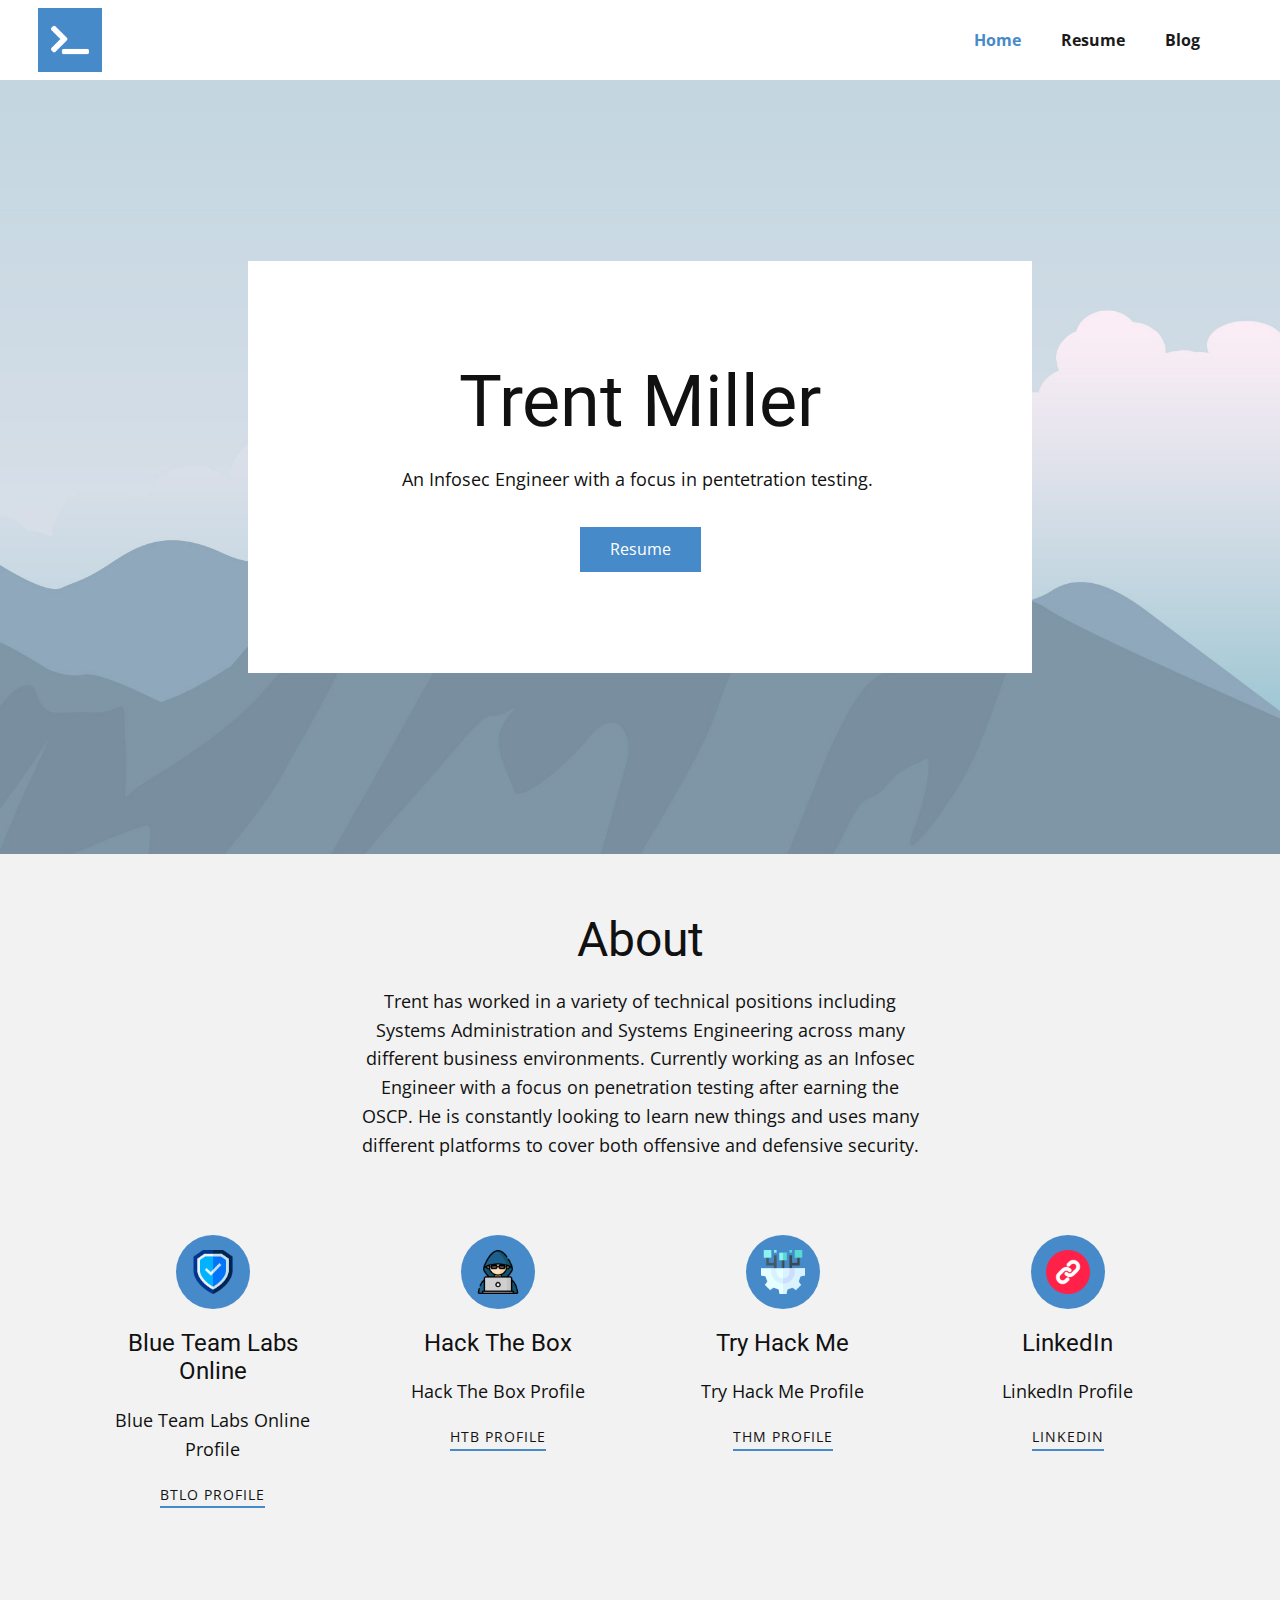
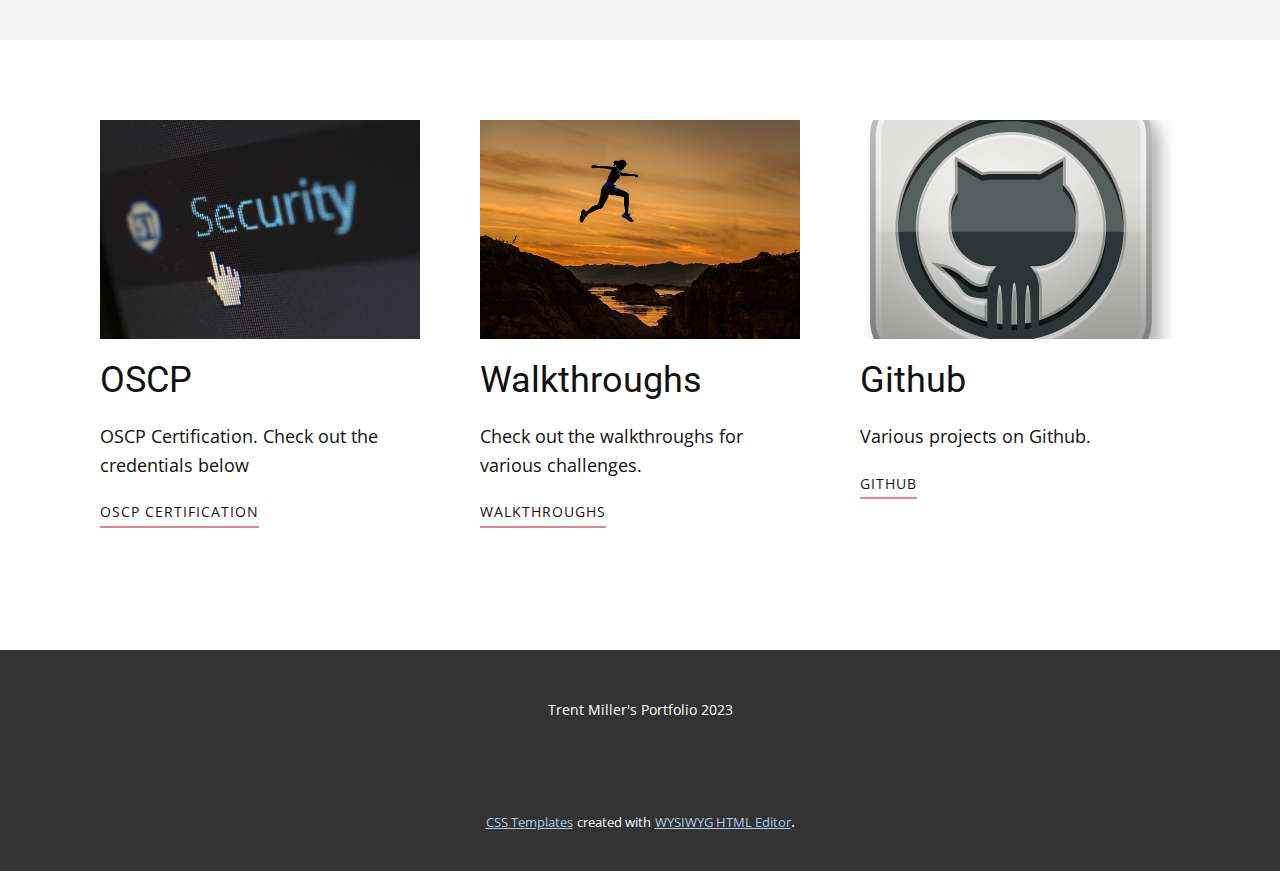
<file: index.html>
<!DOCTYPE html>
<html style="font-size: 16px;" lang="en"><head>
    <meta name="viewport" content="width=device-width, initial-scale=1.0">
    <meta charset="utf-8">
    <meta name="keywords" content="What We Do, Portfolio">
    <meta name="description" content="">
    <title>Home</title>
    <link rel="stylesheet" href="nicepage.css" media="screen">
<link rel="stylesheet" href="Home.css" media="screen">
    <script class="u-script" type="text/javascript" src="jquery.js" defer=""></script>
    <script class="u-script" type="text/javascript" src="nicepage.js" defer=""></script>
    <meta name="generator" content="Nicepage 6.2.0, nicepage.com">
    <link id="u-theme-google-font" rel="stylesheet" href="https://fonts.googleapis.com/css?family=Roboto:100,100i,300,300i,400,400i,500,500i,700,700i,900,900i|Open+Sans:300,300i,400,400i,500,500i,600,600i,700,700i,800,800i">
    
    
    
    
    
    <script type="application/ld+json">{
		"@context": "http://schema.org",
		"@type": "Organization",
		"name": ""
}</script>
    <meta name="theme-color" content="#478ac9">
    <meta property="og:title" content="Home">
    <meta property="og:type" content="website">
  <meta data-intl-tel-input-cdn-path="intlTelInput/"></head>
  <body data-home-page="Home.html" data-home-page-title="Home" data-path-to-root="./" data-include-products="false" class="u-body u-xl-mode" data-lang="en"><header class="u-clearfix u-header u-header" id="sec-6e99"><div class="u-clearfix u-sheet u-sheet-1">
        <nav class="u-menu u-menu-one-level u-offcanvas u-menu-1">
          <div class="menu-collapse" style="font-size: 1rem; letter-spacing: 0px; font-weight: 700;">
            <a class="u-button-style u-custom-border u-custom-border-color u-custom-borders u-custom-left-right-menu-spacing u-custom-padding-bottom u-custom-text-color u-custom-top-bottom-menu-spacing u-nav-link u-text-active-palette-1-base u-text-hover-palette-2-base" href="#">
              <svg class="u-svg-link" viewBox="0 0 24 24"><use xmlns:xlink="http://www.w3.org/1999/xlink" xlink:href="#menu-hamburger"></use></svg>
              <svg class="u-svg-content" version="1.1" id="menu-hamburger" viewBox="0 0 16 16" x="0px" y="0px" xmlns:xlink="http://www.w3.org/1999/xlink" xmlns="http://www.w3.org/2000/svg"><g><rect y="1" width="16" height="2"></rect><rect y="7" width="16" height="2"></rect><rect y="13" width="16" height="2"></rect>
</g></svg>
            </a>
          </div>
          <div class="u-custom-menu u-nav-container">
            <ul class="u-nav u-spacing-20 u-unstyled u-nav-1"><li class="u-nav-item"><a class="u-button-style u-nav-link u-text-active-palette-1-base u-text-grey-90 u-text-hover-palette-2-base" href="Home.html" style="padding: 10px;">Home</a>
</li><li class="u-nav-item"><a class="u-button-style u-file-link u-nav-link u-text-active-palette-1-base u-text-grey-90 u-text-hover-palette-2-base" href="files/Resume.pdf" target="_blank" style="padding: 10px;">Resume</a>
</li><li class="u-nav-item"><a class="u-button-style u-nav-link u-text-active-palette-1-base u-text-grey-90 u-text-hover-palette-2-base" href="blog/blog.html" style="padding: 10px;">Blog</a>
</li></ul>
          </div>
          <div class="u-custom-menu u-nav-container-collapse">
            <div class="u-black u-container-style u-inner-container-layout u-opacity u-opacity-95 u-sidenav">
              <div class="u-inner-container-layout u-sidenav-overflow">
                <div class="u-menu-close"></div>
                <ul class="u-align-center u-nav u-popupmenu-items u-unstyled u-nav-2"><li class="u-nav-item"><a class="u-button-style u-nav-link" href="Home.html">Home</a>
</li><li class="u-nav-item"><a class="u-button-style u-file-link u-nav-link" href="files/Resume.pdf" target="_blank">Resume</a>
</li><li class="u-nav-item"><a class="u-button-style u-nav-link" href="blog/blog.html">Blog</a>
</li></ul>
              </div>
            </div>
            <div class="u-black u-menu-overlay u-opacity u-opacity-70"></div>
          </div>
        </nav><span class="u-file-icon u-icon u-icon-rounded u-palette-1-base u-text-white u-icon-1" data-href="Home.html"><img src="images/37759-b6118a75.png" alt=""></span>
      </div></header>
    <section class="u-clearfix u-container-align-center u-image u-section-1" id="carousel_4164" data-image-width="2000" data-image-height="1333">
      <div class="u-clearfix u-sheet u-valign-middle-lg u-valign-middle-md u-valign-middle-xl u-sheet-1">
        <div class="u-align-left u-container-align-center u-container-style u-expanded-width-sm u-expanded-width-xs u-group u-white u-group-1">
          <div class="u-container-layout u-valign-middle u-container-layout-1">
            <h1 class="u-align-center u-text u-text-1">Trent Miller</h1>
            <p class="u-align-center u-text u-text-2">An Infosec Engineer with a focus in pentetration testing.&nbsp;<br>
            </p>
            <a href="files/Resume.pdf" class="u-btn u-button-style u-file-link u-btn-1" target="_blank">Resume</a>
          </div>
        </div>
      </div>
    </section>
    <section class="u-align-center u-clearfix u-container-align-center u-grey-5 u-section-2" id="sec-5331">
      <div class="u-clearfix u-sheet u-sheet-1">
        <h2 class="u-align-center u-text u-text-default u-text-1">About</h2>
        <p class="u-align-center u-text u-text-2">Trent has worked in a variety of technical positions including Systems Administration and Systems Engineering across many different business environments. Currently working as an Infosec Engineer with a focus on penetration testing after earning the OSCP. He is constantly looking to learn new things and uses many different platforms to cover both offensive and defensive security.</p>
        <div class="u-expanded-width u-list u-list-1">
          <div class="u-repeater u-repeater-1">
            <div class="u-container-align-center u-container-style u-list-item u-repeater-item">
              <div class="u-container-layout u-similar-container u-valign-top u-container-layout-1"><span class="u-align-center u-file-icon u-icon u-icon-circle u-palette-1-base u-icon-1"><img src="images/2592317.png" alt=""></span>
                <h4 class="u-align-center u-text u-text-3">Blue Team Labs Online</h4>
                <p class="u-align-center u-text u-text-4">Blue Team Labs Online Profile</p>
                <a href="https://blueteamlabs.online/public/user/azuread" class="u-active-none u-align-center u-border-2 u-border-active-black u-border-hover-black u-border-no-left u-border-no-right u-border-no-top u-border-palette-1-base u-bottom-left-radius-0 u-bottom-right-radius-0 u-btn u-button-style u-hover-none u-none u-radius-0 u-text-body-color u-top-left-radius-0 u-top-right-radius-0 u-btn-1" target="_blank">BTLO Profile</a>
              </div>
            </div>
            <div class="u-container-align-center u-container-style u-list-item u-repeater-item">
              <div class="u-container-layout u-similar-container u-valign-top u-container-layout-2"><span class="u-align-center u-file-icon u-icon u-icon-circle u-palette-1-base u-icon-2"><img src="images/924915.png" alt=""></span>
                <h4 class="u-align-center u-text u-text-5">Hack The Box</h4>
                <p class="u-align-center u-text u-text-6">Hack The Box Profile</p>
                <a href="https://app.hackthebox.com/profile/56933" class="u-active-none u-align-center u-border-2 u-border-active-black u-border-hover-black u-border-no-left u-border-no-right u-border-no-top u-border-palette-1-base u-bottom-left-radius-0 u-bottom-right-radius-0 u-btn u-button-style u-hover-none u-none u-radius-0 u-text-body-color u-top-left-radius-0 u-top-right-radius-0 u-btn-2" target="_blank">HTB Profile</a>
              </div>
            </div>
            <div class="u-container-align-center u-container-style u-list-item u-repeater-item">
              <div class="u-container-layout u-similar-container u-valign-top u-container-layout-3"><span class="u-align-center u-file-icon u-icon u-icon-circle u-palette-1-base u-icon-3"><img src="images/1972077.png" alt=""></span>
                <h4 class="u-align-center u-text u-text-7">Try Hack Me</h4>
                <p class="u-align-center u-text u-text-8">Try Hack Me Profile</p>
                <a href="https://tryhackme.com/p/azuread" class="u-active-none u-align-center u-border-2 u-border-active-black u-border-hover-black u-border-no-left u-border-no-right u-border-no-top u-border-palette-1-base u-bottom-left-radius-0 u-bottom-right-radius-0 u-btn u-button-style u-hover-none u-none u-radius-0 u-text-body-color u-top-left-radius-0 u-top-right-radius-0 u-btn-3" target="_blank">THM Profile</a>
              </div>
            </div>
            <div class="u-container-align-center u-container-style u-list-item u-repeater-item">
              <div class="u-container-layout u-similar-container u-valign-top u-container-layout-4"><span class="u-align-center u-file-icon u-icon u-icon-circle u-palette-1-base u-icon-4"><img src="images/10308279.png" alt=""></span>
                <h4 class="u-align-center u-text u-text-9">LinkedIn</h4>
                <p class="u-align-center u-text u-text-10">LinkedIn Profile</p>
                <a href="https://www.linkedin.com/in/azureadtrent" class="u-active-none u-align-center u-border-2 u-border-active-black u-border-hover-black u-border-no-left u-border-no-right u-border-no-top u-border-palette-1-base u-bottom-left-radius-0 u-bottom-right-radius-0 u-btn u-button-style u-hover-none u-none u-radius-0 u-text-body-color u-top-left-radius-0 u-top-right-radius-0 u-btn-4">LinkedIN</a>
              </div>
            </div>
          </div>
        </div>
      </div>
    </section>
    <section class="u-clearfix u-container-align-center u-section-3" id="sec-a558">
      <div class="u-clearfix u-sheet u-valign-middle u-sheet-1">
        <div class="u-expanded-width u-list u-list-1">
          <div class="u-repeater u-repeater-1">
            <div class="u-container-style u-list-item u-repeater-item">
              <div class="u-container-layout u-similar-container u-container-layout-1">
                <img alt="" class="u-expanded-width u-image u-image-default u-image-1" data-image-width="1280" data-image-height="853" src="images/800e176076513ff1f8ba6684e62e832ad0b4ccebd066fa930878de55f5104ec33eed3b1b74c8d40907506568fe373b91ea1f1dc750d6679802c86e_1280.jpg">
                <h3 class="u-text u-text-default u-text-1">OSCP</h3>
                <p class="u-text u-text-2">OSCP Certification. Check out the credentials below</p>
                <a href="https://www.credential.net/fad2c4f3-7682-48e3-8897-f77768faed3f" class="u-active-none u-border-2 u-border-hover-palette-2-base u-border-no-left u-border-no-right u-border-no-top u-border-palette-2-light-1 u-btn u-button-style u-hover-none u-none u-text-body-color u-btn-1" target="_blank">OSCP Certification</a>
              </div>
            </div>
            <div class="u-container-style u-list-item u-repeater-item">
              <div class="u-container-layout u-similar-container u-container-layout-2">
                <img alt="" class="u-expanded-width u-image u-image-default u-image-2" data-image-width="1280" data-image-height="832" src="images/acb3ffcb07d47638c48a9849fddf4bbe972541f471885d331fce49e7e052d4c6c0191eb78c3d52c62dfd7e2e9ad0daa749ef5a85a30ab9e91aafd8_1280.jpg">
                <h3 class="u-text u-text-default u-text-3">Walkthroughs</h3>
                <p class="u-text u-text-4">Check out the walkthroughs for various challenges.</p>
                <a href="https://github.com/AzureADTrent/azureadtrent.github.io/tree/master/ctf-writeups" class="u-active-none u-border-2 u-border-hover-palette-2-base u-border-no-left u-border-no-right u-border-no-top u-border-palette-2-light-1 u-btn u-button-style u-hover-none u-none u-text-body-color u-btn-2" target="_blank">Walkthroughs</a>
              </div>
            </div>
            <div class="u-container-style u-list-item u-repeater-item">
              <div class="u-container-layout u-similar-container u-container-layout-3">
                <img alt="" class="u-expanded-width u-image u-image-default u-image-3" data-image-width="1280" data-image-height="1280" src="images/70daa8c4ced946b1c3cc1b3c7cb22f2fdb8c1a70d4904ad6c135261750d4a1c34ad57e3a94dcf2d1f7c6f4a903fbd10e72f3d5fb6fce74cbb1217d_1280.png">
                <h3 class="u-text u-text-default u-text-5">Github</h3>
                <p class="u-text u-text-6">Various projects on Github.</p>
                <a href="https://github.com/AzureADTrent/" class="u-active-none u-border-2 u-border-hover-palette-2-base u-border-no-left u-border-no-right u-border-no-top u-border-palette-2-light-1 u-btn u-button-style u-hover-none u-none u-text-body-color u-btn-3" target="_blank">Github</a>
              </div>
            </div>
          </div>
        </div>
      </div>
    </section>
    
    
    
    <footer class="u-align-center u-clearfix u-footer u-grey-80 u-footer" id="sec-63b0"><div class="u-clearfix u-sheet u-sheet-1">
        <p class="u-small-text u-text u-text-variant u-text-1">Trent Miller's Portfolio 2023</p>
      </div></footer>
    <section class="u-backlink u-clearfix u-grey-80">
      <a class="u-link" href="https://nicepage.com/css-templates" target="_blank">
        <span>CSS Templates</span>
      </a>
      <p class="u-text">
        <span>created with</span>
      </p>
      <a class="u-link" href="https://nicepage.com/wysiwyg-html-editor" target="_blank">
        <span>WYSIWYG HTML Editor</span>
      </a>. 
    </section>
  
</body></html>
</file>
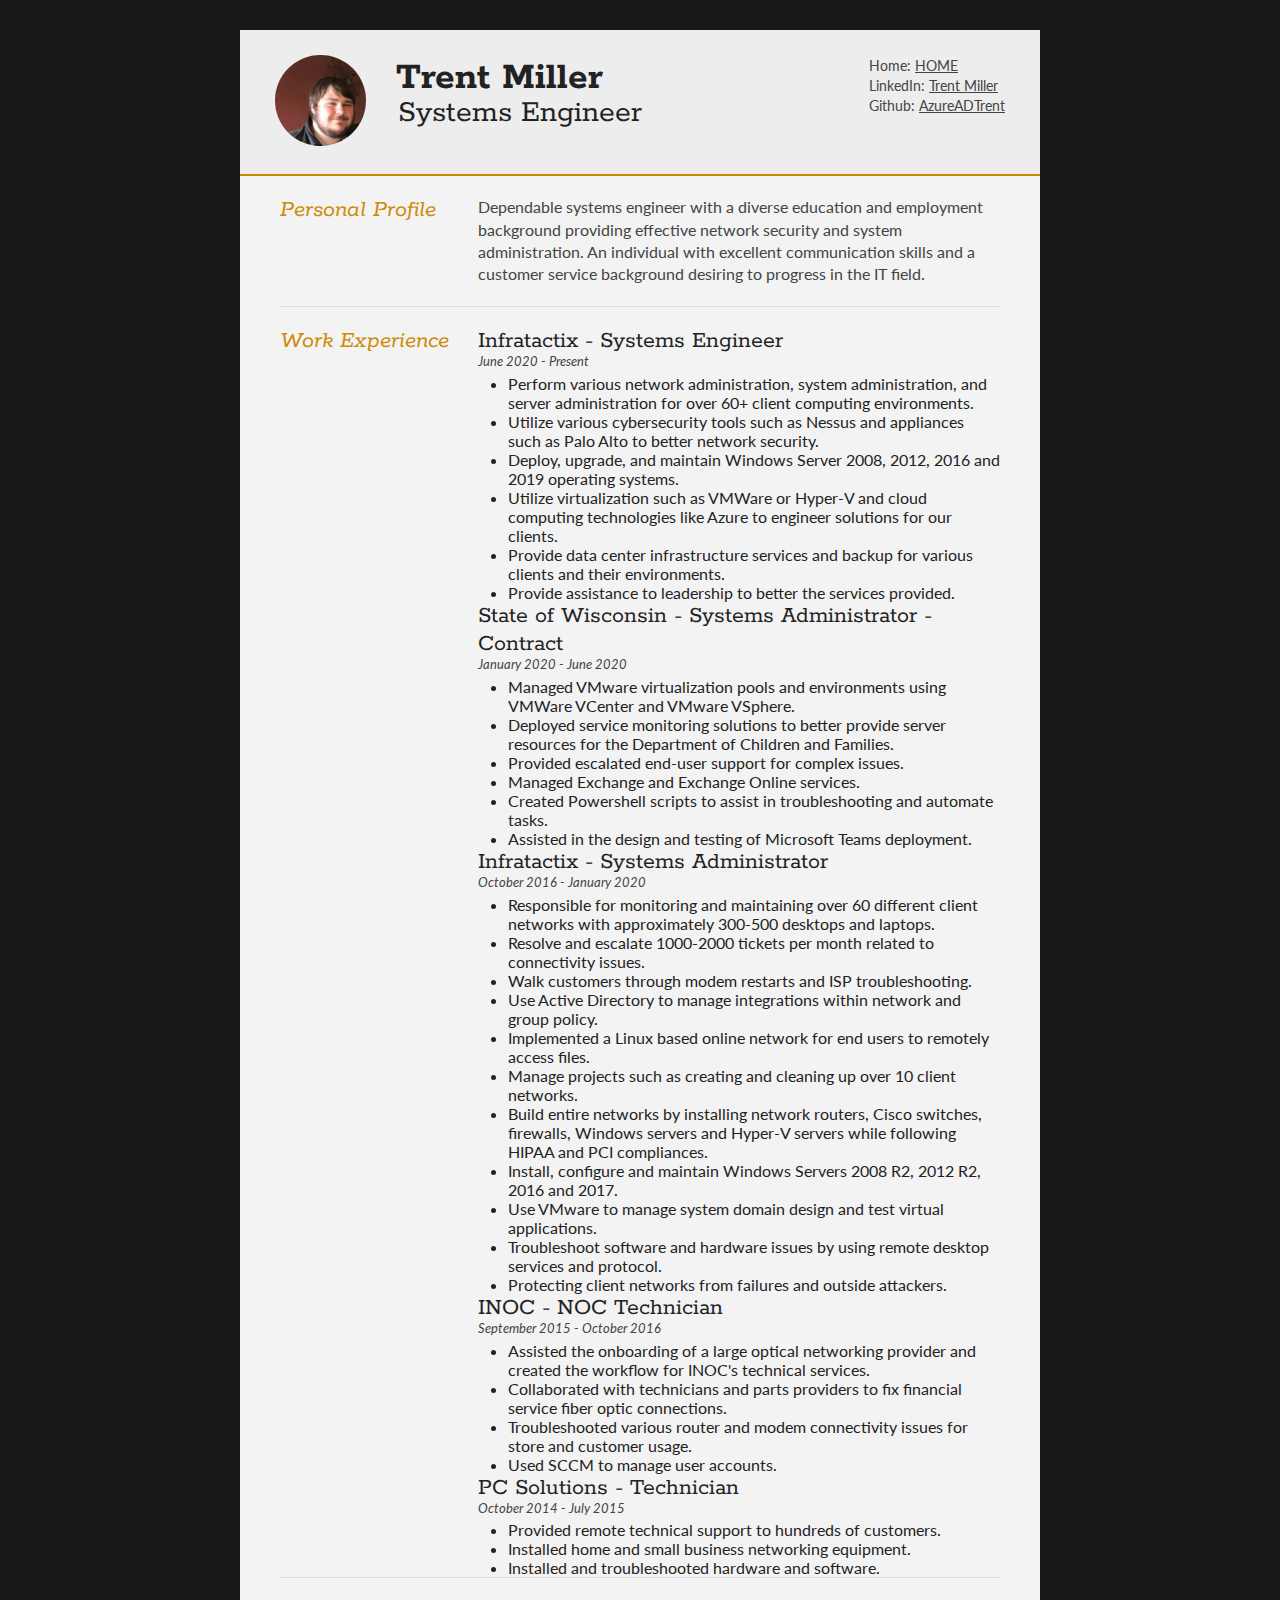
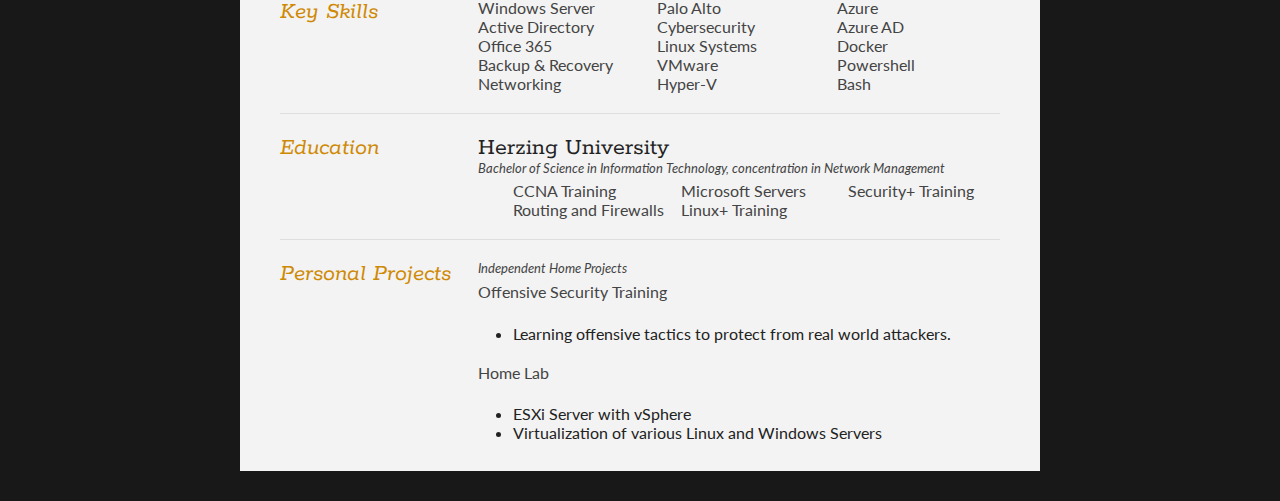
<file: resume/index.html>
<!DOCTYPE html>
<html>
<head>
<title>Trent Miller - Resume</title>

<meta name="viewport" content="width=device-width"/>
<meta name="description" content="Trent Miller's Resume."/>
<meta charset="UTF-8"> 

<link type="text/css" rel="stylesheet" href="style.css">
<link href='http://fonts.googleapis.com/css?family=Rokkitt:400,700|Lato:400,300' rel='stylesheet' type='text/css'>

<!--[if lt IE 9]>
<script src="//html5shiv.googlecode.com/svn/trunk/html5.js"></script>
<![endif]-->
</head>
<body id="top">
<div id="cv" class="instaFade">
	<div class="mainDetails">
		<div id="headshot" class="quickFade">
			<img src="headshot.jpg" alt="Trent Miller" />
		</div>
		
		<div id="name">
			<h1 class="quickFade delayTwo">Trent Miller</h1>
			<h2 class="quickFade delayThree">Systems Engineer</h2>
		</div>
		
		<div id="contactDetails" class="quickFade delayFour">
			<ul>
				<li>Home: <a href="https://azureadtrent.github.io"><u>HOME</u></a></li>
				<li>LinkedIn: <a href="https://www.linkedin.com/in/trent-m-188b6a11a/"><u>Trent Miller</u></a></li>
				<li>Github: <a href="https://github.com/azureadtrent"><u>AzureADTrent</u></a></li>
			</ul>
		</div>
		<div class="clear"></div>
	</div>
	
	<div id="mainArea" class="quickFade delayFive">
		<section>
			<article>
				<div class="sectionTitle">
					<h1>Personal Profile</h1>
				</div>
				
				<div class="sectionContent">
					<p>Dependable systems engineer with a diverse education and employment background providing effective network security and system administration. An individual with excellent communication skills and a customer service background desiring to progress in the IT field.</p>
				</div>
			</article>
			<div class="clear"></div>
		</section>
		
		
		<section>
			<div class="sectionTitle">
				<h1>Work Experience</h1>
			</div>
			<div class="sectionContent">
				<article>
					<h2>Infratactix - Systems Engineer</h2>
					<p class="subDetails">June 2020 - Present</p>
					<ul style="PADDING-LEFT: 30px">
					<li>Perform various network administration, system administration, and server administration for over 60+ client computing environments.</li>
					<li>Utilize various cybersecurity tools such as Nessus and appliances such as Palo Alto to better network security.</li>
					<li>Deploy, upgrade, and maintain Windows Server 2008, 2012, 2016 and 2019 operating systems.</li>
					<li>Utilize virtualization such as VMWare or Hyper-V and cloud computing technologies like Azure to engineer solutions for our clients.</li>
					<li>Provide data center infrastructure services and backup for various clients and their environments.</li>
					<li>Provide assistance to leadership to better the services provided.</li>
					</ul>
				</article>
				
				<article>
					<h2>State of Wisconsin - Systems Administrator - Contract</h2>
					<p class="subDetails">January 2020 - June 2020</p>
					<ul style="PADDING-LEFT: 30px">
					<li>Managed VMware virtualization pools and environments using VMWare VCenter and VMware VSphere.</li>
					<li>Deployed service monitoring solutions to better provide server resources for the Department of Children and Families.</li>
					<li>Provided escalated end-user support for complex issues.</li>
					<li>Managed Exchange and Exchange Online services.</li>
					<li>Created Powershell scripts to assist in troubleshooting and automate tasks.</li>
					<li>Assisted in the design and testing of Microsoft Teams deployment.</li>
					</ul>
				</article>
				
				<article>
					<h2>Infratactix - Systems Administrator</h2>
					<p class="subDetails">October 2016 - January 2020</p>
					<ul style="PADDING-LEFT: 30px">
					<li>Responsible for monitoring and maintaining over 60 different client networks with approximately 300-500 desktops and laptops.</li>
					<li>Resolve and escalate 1000-2000 tickets per month related to connectivity issues.</li>
					<li>Walk customers through modem restarts and ISP troubleshooting.</li>
					<li>Use Active Directory to manage integrations within network and group policy.</li>
					<li>Implemented a Linux based online network for end users to remotely access files.</li>
					<li>Manage projects such as creating and cleaning up over 10 client networks.</li>
					<li>Build entire networks by installing network routers, Cisco switches, firewalls, Windows servers and Hyper-V servers while following HIPAA and PCI compliances.</li>
					<li>Install, configure and maintain Windows Servers 2008 R2, 2012 R2, 2016 and 2017.</li>
					<li>Use VMware to manage system domain design and test virtual applications.</li>
					<li>Troubleshoot software and hardware issues by using remote desktop services and protocol.</li>
					<li>Protecting client networks from failures and outside attackers.</li>
					</ul>
				</article>
				
				<article>
					<h2>INOC - NOC Technician</h2>
					<p class="subDetails">September 2015 - October 2016</p>
					<ul style="PADDING-LEFT: 30px">
					<li>Assisted the onboarding of a large optical networking provider and created the workflow for INOC's technical services.</li>
					<li>Collaborated with technicians and parts providers to fix financial service fiber optic connections.</li>
					<li>Troubleshooted various router and modem connectivity issues for store and customer usage.</li>
					<li>Used SCCM to manage user accounts.</li>
					</ul>
				</article>
				
				<article>
					<h2>PC Solutions - Technician</h2>
					<p class="subDetails">October 2014 - July 2015</p>
					<ul style="PADDING-LEFT: 30px">
					<li>Provided remote technical support to hundreds of customers.</li>
					<li>Installed home and small business networking equipment.</li>
					<li>Installed and troubleshooted hardware and software.</li>
				</article>
				
			</div>
			<div class="clear"></div>
		</section>
		
		
		<section>
			<div class="sectionTitle">
				<h1>Key Skills</h1>
			</div>
			
			<div class="sectionContent">
				<ul class="keySkills">
					<li>Windows Server</li>
					<li>Active Directory</li>
					<li>Office 365</li>
					<li>Backup & Recovery</li>
					<li>Networking</li>
					<li>Palo Alto</li> 
					<li>Cybersecurity</li>
					<li>Linux Systems</li> 
					<li>VMware</li>
					<li>Hyper-V</li>
					<li>Azure</li>
					<li>Azure AD</li>
					<li>Docker</li>
					<li>Powershell</li>
					<li>Bash</li>
				</ul>
			</div>
			<div class="clear"></div>
		</section>
		
		
		<section>
			<div class="sectionTitle">
				<h1>Education</h1>
			</div>
			
			<div class="sectionContent">
				<article>
					<h2>Herzing University</h2>
					<p class="subDetails">Bachelor of Science in Information Technology, concentration in Network Management</p>
						<ul class="keySkills" style="PADDING-LEFT: 35px">
						<li>CCNA Training</li>
						<li>Routing and Firewalls</li>
						<li>Microsoft Servers</li>
						<li>Linux+ Training</li>
						<li>Security+ Training</li>
						</ul>
				</article>
			</div>
			<div class="clear"></div>
		</section>
		
		
		<section>
			<div class="sectionTitle">
				<h1>Personal Projects</h1>
			</div>
			
			<div class="sectionContent">
				<article>
					<p class="subDetails">Independent Home Projects</p>
						<p>Offensive Security Training</p>
							<ul style="PADDING-LEFT: 35px">
							<li>Learning offensive tactics to protect from real world attackers.</li>
							<br>
							</ul>
						<p>Home Lab</p>
							<ul style="PADDING-LEFT: 35px">
							<li>ESXi Server with vSphere</li>
							<li>Virtualization of various Linux and Windows Servers</li>
							<br>
							</ul>
				</article>
			</div>
			<div class="clear"></div>
		</section>
		
	</div>
</div>
<script type="text/javascript">
var gaJsHost = (("https:" == document.location.protocol) ? "https://ssl." : "http://www.");
document.write(unescape("%3Cscript src='" + gaJsHost + "google-analytics.com/ga.js' type='text/javascript'%3E%3C/script%3E"));
</script>
<script type="text/javascript">
var pageTracker = _gat._getTracker("UA-3753241-1");
pageTracker._initData();
pageTracker._trackPageview();
</script>
</body>
</html>
</file>
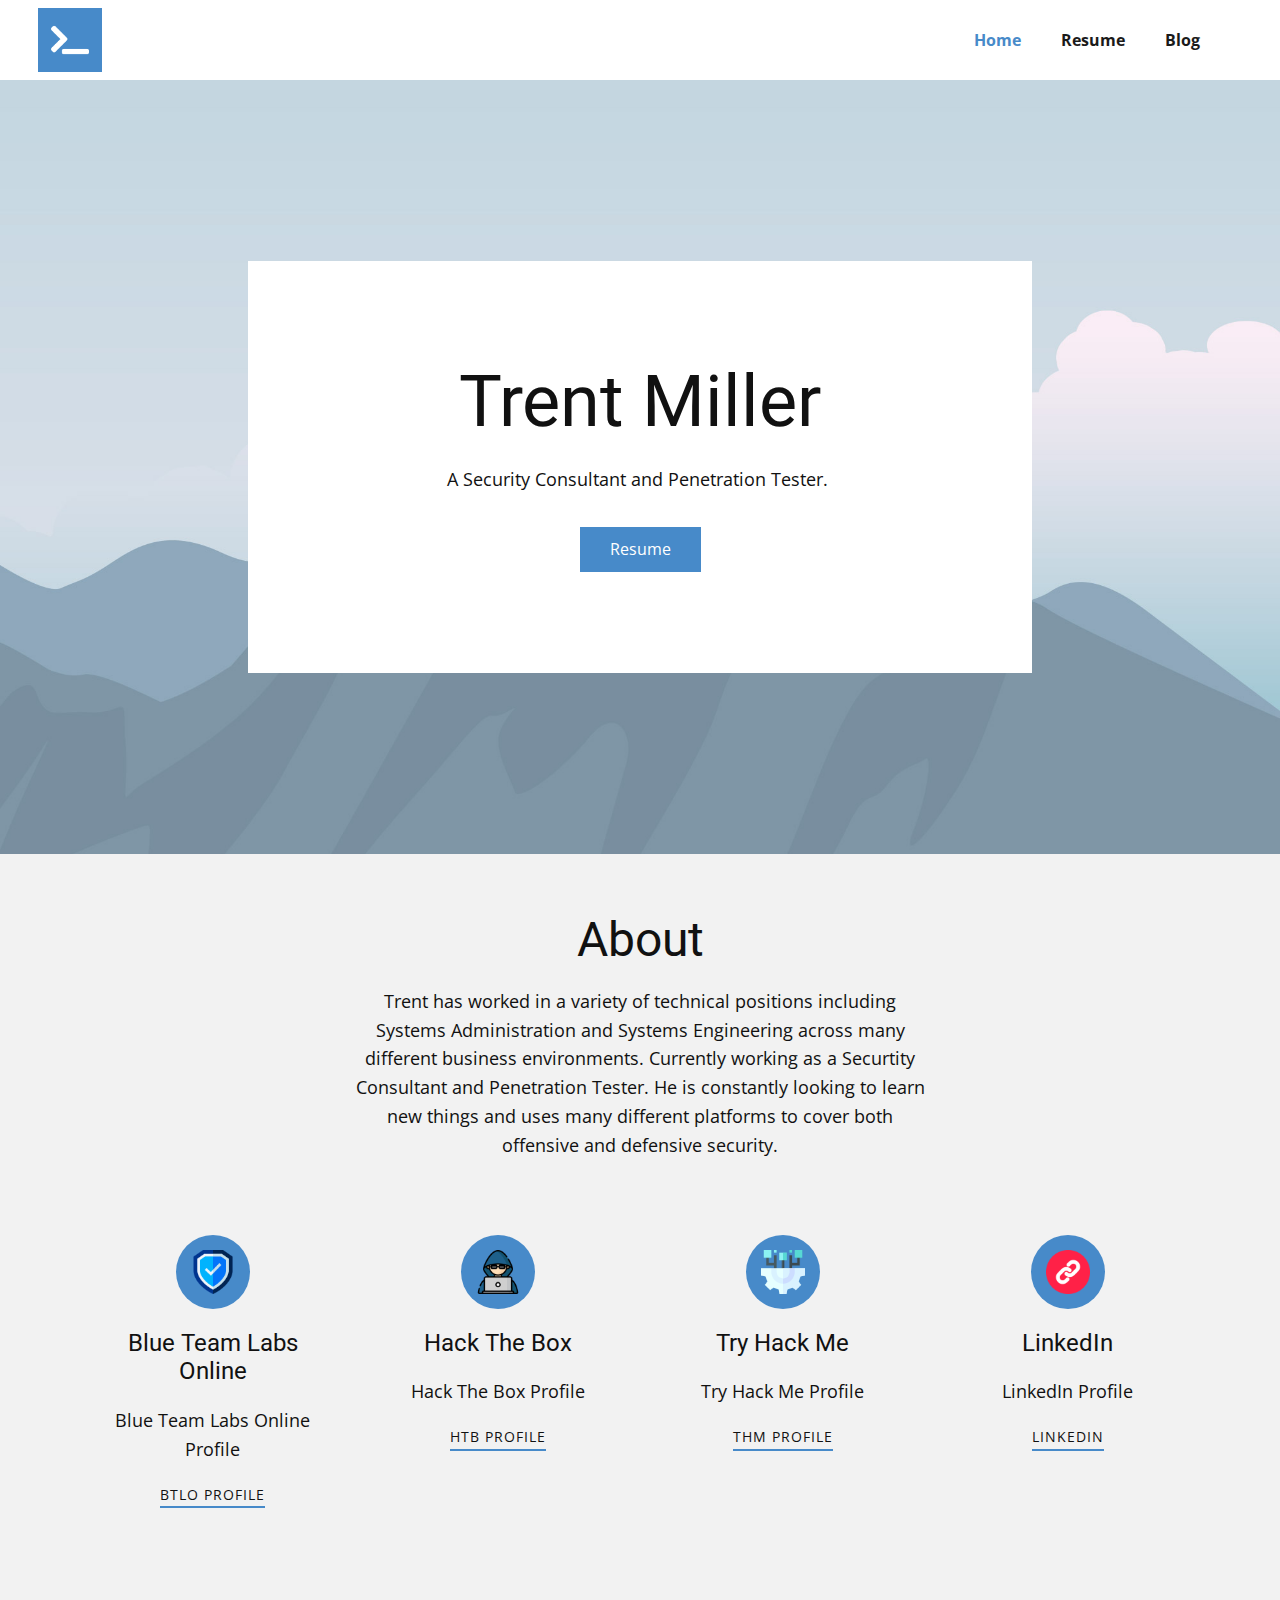
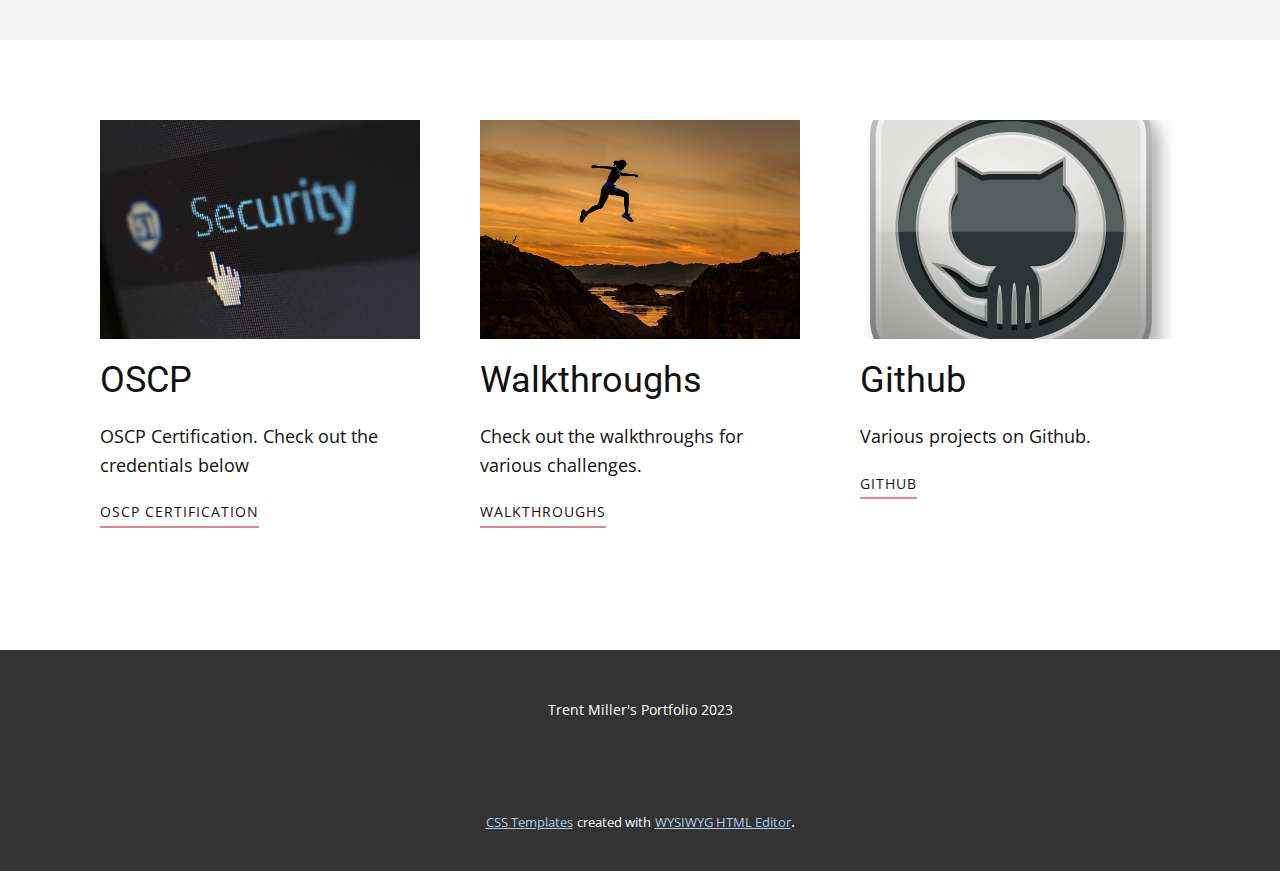
<file: Home.html>
<!DOCTYPE html>
<html style="font-size: 16px;" lang="en"><head>
    <meta name="viewport" content="width=device-width, initial-scale=1.0">
    <meta charset="utf-8">
    <meta name="keywords" content="What We Do, Portfolio">
    <meta name="description" content="">
    <title>Home</title>
    <link rel="stylesheet" href="nicepage.css" media="screen">
<link rel="stylesheet" href="Home.css" media="screen">
    <script class="u-script" type="text/javascript" src="jquery.js" defer=""></script>
    <script class="u-script" type="text/javascript" src="nicepage.js" defer=""></script>
    <meta name="generator" content="Nicepage 6.2.0, nicepage.com">
    <link id="u-theme-google-font" rel="stylesheet" href="https://fonts.googleapis.com/css?family=Roboto:100,100i,300,300i,400,400i,500,500i,700,700i,900,900i|Open+Sans:300,300i,400,400i,500,500i,600,600i,700,700i,800,800i">
    
    
    
    
    
    <script type="application/ld+json">{
		"@context": "http://schema.org",
		"@type": "Organization",
		"name": ""
}</script>
    <meta name="theme-color" content="#478ac9">
    <meta property="og:title" content="Home">
    <meta property="og:type" content="website">
  <meta data-intl-tel-input-cdn-path="intlTelInput/"></head>
  <body data-path-to-root="./" data-include-products="false" class="u-body u-xl-mode" data-lang="en"><header class="u-clearfix u-header u-header" id="sec-6e99"><div class="u-clearfix u-sheet u-sheet-1">
        <nav class="u-menu u-menu-one-level u-offcanvas u-menu-1">
          <div class="menu-collapse" style="font-size: 1rem; letter-spacing: 0px; font-weight: 700;">
            <a class="u-button-style u-custom-border u-custom-border-color u-custom-borders u-custom-left-right-menu-spacing u-custom-padding-bottom u-custom-text-color u-custom-top-bottom-menu-spacing u-nav-link u-text-active-palette-1-base u-text-hover-palette-2-base" href="#">
              <svg class="u-svg-link" viewBox="0 0 24 24"><use xmlns:xlink="http://www.w3.org/1999/xlink" xlink:href="#menu-hamburger"></use></svg>
              <svg class="u-svg-content" version="1.1" id="menu-hamburger" viewBox="0 0 16 16" x="0px" y="0px" xmlns:xlink="http://www.w3.org/1999/xlink" xmlns="http://www.w3.org/2000/svg"><g><rect y="1" width="16" height="2"></rect><rect y="7" width="16" height="2"></rect><rect y="13" width="16" height="2"></rect>
</g></svg>
            </a>
          </div>
          <div class="u-custom-menu u-nav-container">
            <ul class="u-nav u-spacing-20 u-unstyled u-nav-1"><li class="u-nav-item"><a class="u-button-style u-nav-link u-text-active-palette-1-base u-text-grey-90 u-text-hover-palette-2-base" href="Home.html" style="padding: 10px;">Home</a>
</li><li class="u-nav-item"><a class="u-button-style u-file-link u-nav-link u-text-active-palette-1-base u-text-grey-90 u-text-hover-palette-2-base" href="files/Resume.pdf" target="_blank" style="padding: 10px;">Resume</a>
</li><li class="u-nav-item"><a class="u-button-style u-nav-link u-text-active-palette-1-base u-text-grey-90 u-text-hover-palette-2-base" href="blog/blog.html" style="padding: 10px;">Blog</a>
</li></ul>
          </div>
          <div class="u-custom-menu u-nav-container-collapse">
            <div class="u-black u-container-style u-inner-container-layout u-opacity u-opacity-95 u-sidenav">
              <div class="u-inner-container-layout u-sidenav-overflow">
                <div class="u-menu-close"></div>
                <ul class="u-align-center u-nav u-popupmenu-items u-unstyled u-nav-2"><li class="u-nav-item"><a class="u-button-style u-nav-link" href="Home.html">Home</a>
</li><li class="u-nav-item"><a class="u-button-style u-file-link u-nav-link" href="files/Resume.pdf" target="_blank">Resume</a>
</li><li class="u-nav-item"><a class="u-button-style u-nav-link" href="blog/blog.html">Blog</a>
</li></ul>
              </div>
            </div>
            <div class="u-black u-menu-overlay u-opacity u-opacity-70"></div>
          </div>
        </nav><span class="u-file-icon u-icon u-icon-rounded u-palette-1-base u-text-white u-icon-1" data-href="Home.html"><img src="images/37759-b6118a75.png" alt=""></span>
      </div></header>
    <section class="u-clearfix u-container-align-center u-image u-section-1" id="carousel_4164" data-image-width="2000" data-image-height="1333">
      <div class="u-clearfix u-sheet u-valign-middle-lg u-valign-middle-md u-valign-middle-xl u-sheet-1">
        <div class="u-align-left u-container-align-center u-container-style u-expanded-width-sm u-expanded-width-xs u-group u-white u-group-1">
          <div class="u-container-layout u-valign-middle u-container-layout-1">
            <h1 class="u-align-center u-text u-text-1">Trent Miller</h1>
            <p class="u-align-center u-text u-text-2">A Security Consultant and Penetration Tester.&nbsp;<br>
            </p>
            <a href="files/Resume.pdf" class="u-btn u-button-style u-file-link u-btn-1" target="_blank">Resume</a>
          </div>
        </div>
      </div>
    </section>
    <section class="u-align-center u-clearfix u-container-align-center u-grey-5 u-section-2" id="sec-5331">
      <div class="u-clearfix u-sheet u-sheet-1">
        <h2 class="u-align-center u-text u-text-default u-text-1">About</h2>
        <p class="u-align-center u-text u-text-2">Trent has worked in a variety of technical positions including Systems Administration and Systems Engineering across many different business environments. Currently working as a Securtity Consultant and Penetration Tester. He is constantly looking to learn new things and uses many different platforms to cover both offensive and defensive security.</p>
        <div class="u-expanded-width u-list u-list-1">
          <div class="u-repeater u-repeater-1">
            <div class="u-container-align-center u-container-style u-list-item u-repeater-item">
              <div class="u-container-layout u-similar-container u-valign-top u-container-layout-1"><span class="u-align-center u-file-icon u-icon u-icon-circle u-palette-1-base u-icon-1"><img src="images/2592317.png" alt=""></span>
                <h4 class="u-align-center u-text u-text-3">Blue Team Labs Online</h4>
                <p class="u-align-center u-text u-text-4">Blue Team Labs Online Profile</p>
                <a href="https://blueteamlabs.online/public/user/azuread" class="u-active-none u-align-center u-border-2 u-border-active-black u-border-hover-black u-border-no-left u-border-no-right u-border-no-top u-border-palette-1-base u-bottom-left-radius-0 u-bottom-right-radius-0 u-btn u-button-style u-hover-none u-none u-radius-0 u-text-body-color u-top-left-radius-0 u-top-right-radius-0 u-btn-1" target="_blank">BTLO Profile</a>
              </div>
            </div>
            <div class="u-container-align-center u-container-style u-list-item u-repeater-item">
              <div class="u-container-layout u-similar-container u-valign-top u-container-layout-2"><span class="u-align-center u-file-icon u-icon u-icon-circle u-palette-1-base u-icon-2"><img src="images/924915.png" alt=""></span>
                <h4 class="u-align-center u-text u-text-5">Hack The Box</h4>
                <p class="u-align-center u-text u-text-6">Hack The Box Profile</p>
                <a href="https://app.hackthebox.com/profile/56933" class="u-active-none u-align-center u-border-2 u-border-active-black u-border-hover-black u-border-no-left u-border-no-right u-border-no-top u-border-palette-1-base u-bottom-left-radius-0 u-bottom-right-radius-0 u-btn u-button-style u-hover-none u-none u-radius-0 u-text-body-color u-top-left-radius-0 u-top-right-radius-0 u-btn-2" target="_blank">HTB Profile</a>
              </div>
            </div>
            <div class="u-container-align-center u-container-style u-list-item u-repeater-item">
              <div class="u-container-layout u-similar-container u-valign-top u-container-layout-3"><span class="u-align-center u-file-icon u-icon u-icon-circle u-palette-1-base u-icon-3"><img src="images/1972077.png" alt=""></span>
                <h4 class="u-align-center u-text u-text-7">Try Hack Me</h4>
                <p class="u-align-center u-text u-text-8">Try Hack Me Profile</p>
                <a href="https://tryhackme.com/p/azuread" class="u-active-none u-align-center u-border-2 u-border-active-black u-border-hover-black u-border-no-left u-border-no-right u-border-no-top u-border-palette-1-base u-bottom-left-radius-0 u-bottom-right-radius-0 u-btn u-button-style u-hover-none u-none u-radius-0 u-text-body-color u-top-left-radius-0 u-top-right-radius-0 u-btn-3" target="_blank">THM Profile</a>
              </div>
            </div>
            <div class="u-container-align-center u-container-style u-list-item u-repeater-item">
              <div class="u-container-layout u-similar-container u-valign-top u-container-layout-4"><span class="u-align-center u-file-icon u-icon u-icon-circle u-palette-1-base u-icon-4"><img src="images/10308279.png" alt=""></span>
                <h4 class="u-align-center u-text u-text-9">LinkedIn</h4>
                <p class="u-align-center u-text u-text-10">LinkedIn Profile</p>
                <a href="www.linkedin.com/in/azureadtrent" class="u-active-none u-align-center u-border-2 u-border-active-black u-border-hover-black u-border-no-left u-border-no-right u-border-no-top u-border-palette-1-base u-bottom-left-radius-0 u-bottom-right-radius-0 u-btn u-button-style u-hover-none u-none u-radius-0 u-text-body-color u-top-left-radius-0 u-top-right-radius-0 u-btn-4">LinkedIN</a>
              </div>
            </div>
          </div>
        </div>
      </div>
    </section>
    <section class="u-clearfix u-container-align-center u-section-3" id="sec-a558">
      <div class="u-clearfix u-sheet u-valign-middle u-sheet-1">
        <div class="u-expanded-width u-list u-list-1">
          <div class="u-repeater u-repeater-1">
            <div class="u-container-style u-list-item u-repeater-item">
              <div class="u-container-layout u-similar-container u-container-layout-1">
                <img alt="" class="u-expanded-width u-image u-image-default u-image-1" data-image-width="1280" data-image-height="853" src="images/800e176076513ff1f8ba6684e62e832ad0b4ccebd066fa930878de55f5104ec33eed3b1b74c8d40907506568fe373b91ea1f1dc750d6679802c86e_1280.jpg">
                <h3 class="u-text u-text-default u-text-1">OSCP</h3>
                <p class="u-text u-text-2">OSCP Certification. Check out the credentials below</p>
                <a href="https://www.credential.net/fad2c4f3-7682-48e3-8897-f77768faed3f" class="u-active-none u-border-2 u-border-hover-palette-2-base u-border-no-left u-border-no-right u-border-no-top u-border-palette-2-light-1 u-btn u-button-style u-hover-none u-none u-text-body-color u-btn-1" target="_blank">OSCP Certification</a>
              </div>
            </div>
            <div class="u-container-style u-list-item u-repeater-item">
              <div class="u-container-layout u-similar-container u-container-layout-2">
                <img alt="" class="u-expanded-width u-image u-image-default u-image-2" data-image-width="1280" data-image-height="832" src="images/acb3ffcb07d47638c48a9849fddf4bbe972541f471885d331fce49e7e052d4c6c0191eb78c3d52c62dfd7e2e9ad0daa749ef5a85a30ab9e91aafd8_1280.jpg">
                <h3 class="u-text u-text-default u-text-3">Walkthroughs</h3>
                <p class="u-text u-text-4">Check out the walkthroughs for various challenges.</p>
                <a href="https://github.com/AzureADTrent/azureadtrent.github.io/tree/master/ctf-writeups" class="u-active-none u-border-2 u-border-hover-palette-2-base u-border-no-left u-border-no-right u-border-no-top u-border-palette-2-light-1 u-btn u-button-style u-hover-none u-none u-text-body-color u-btn-2" target="_blank">Walkthroughs</a>
              </div>
            </div>
            <div class="u-container-style u-list-item u-repeater-item">
              <div class="u-container-layout u-similar-container u-container-layout-3">
                <img alt="" class="u-expanded-width u-image u-image-default u-image-3" data-image-width="1280" data-image-height="1280" src="images/70daa8c4ced946b1c3cc1b3c7cb22f2fdb8c1a70d4904ad6c135261750d4a1c34ad57e3a94dcf2d1f7c6f4a903fbd10e72f3d5fb6fce74cbb1217d_1280.png">
                <h3 class="u-text u-text-default u-text-5">Github</h3>
                <p class="u-text u-text-6">Various projects on Github.</p>
                <a href="https://github.com/AzureADTrent/" class="u-active-none u-border-2 u-border-hover-palette-2-base u-border-no-left u-border-no-right u-border-no-top u-border-palette-2-light-1 u-btn u-button-style u-hover-none u-none u-text-body-color u-btn-3" target="_blank">Github</a>
              </div>
            </div>
          </div>
        </div>
      </div>
    </section>
    
    
    
    <footer class="u-align-center u-clearfix u-footer u-grey-80 u-footer" id="sec-63b0"><div class="u-clearfix u-sheet u-sheet-1">
        <p class="u-small-text u-text u-text-variant u-text-1">Trent Miller's Portfolio 2023</p>
      </div></footer>
    <section class="u-backlink u-clearfix u-grey-80">
      <a class="u-link" href="https://nicepage.com/css-templates" target="_blank">
        <span>CSS Templates</span>
      </a>
      <p class="u-text">
        <span>created with</span>
      </p>
      <a class="u-link" href="https://nicepage.com/wysiwyg-html-editor" target="_blank">
        <span>WYSIWYG HTML Editor</span>
      </a>. 
    </section>
  
</body></html>
</file>
<file: index - Copy (2).html>
<!DOCTYPE html>
<html lang="en">
<head>
    <meta charset="UTF-8">
    <meta name="viewport" content="width=device-width, initial-scale=1.0">
    <title>Trent Miller | Penetration Tester</title>
    <link href="https://fonts.googleapis.com/css2?family=JetBrains+Mono:wght@400;700&family=Archivo:wght@300;400;600;700&display=swap" rel="stylesheet">
    <style>
        :root {
            --terminal-green: #00ff41;
            --bg-dark: #0a0e17;
            --bg-secondary: #131820;
            --text-primary: #e4e6eb;
            --text-secondary: #8b92a8;
            --accent: #00ff41;
            --accent-glow: rgba(0, 255, 65, 0.3);
            --card-bg: #1a1f2e;
            --border: #2a3142;
        }

        * {
            margin: 0;
            padding: 0;
            box-sizing: border-box;
        }

        body {
            font-family: 'Archivo', sans-serif;
            background: var(--bg-dark);
            color: var(--text-primary);
            overflow-x: hidden;
        }

        /* Terminal Intro */
        #terminal-intro {
            position: fixed;
            top: 0;
            left: 0;
            width: 100%;
            height: 100vh;
            background: #000;
            z-index: 9999;
            display: flex;
            align-items: center;
            justify-content: center;
            font-family: 'JetBrains Mono', monospace;
            color: var(--terminal-green);
            opacity: 1;
            transition: opacity 0.5s ease;
        }

        #terminal-intro.fade-out {
            opacity: 0;
            pointer-events: none;
        }

        .terminal-content {
            font-size: 16px;
            line-height: 1.6;
            padding: 20px;
            max-width: 600px;
        }

        .terminal-line {
            opacity: 0;
            animation: fadeIn 0.3s forwards;
        }

        .cursor {
            display: inline-block;
            width: 10px;
            height: 18px;
            background: var(--terminal-green);
            margin-left: 5px;
            animation: blink 0.8s infinite;
        }

        @keyframes fadeIn {
            to { opacity: 1; }
        }

        @keyframes blink {
            0%, 50% { opacity: 1; }
            51%, 100% { opacity: 0; }
        }

        /* Main Content */
        #main-content {
            opacity: 0;
            transition: opacity 0.8s ease 0.3s;
        }

        #main-content.visible {
            opacity: 1;
        }

        /* Header */
        header {
            position: relative;
            padding: 100px 20px 60px;
            text-align: center;
            background: linear-gradient(135deg, var(--bg-dark) 0%, var(--bg-secondary) 100%);
            border-bottom: 1px solid var(--border);
        }

        .header-glow {
            position: absolute;
            top: 50%;
            left: 50%;
            transform: translate(-50%, -50%);
            width: 600px;
            height: 600px;
            background: radial-gradient(circle, var(--accent-glow) 0%, transparent 70%);
            pointer-events: none;
            opacity: 0.3;
        }

        h1 {
            font-size: 3.5rem;
            font-weight: 700;
            margin-bottom: 10px;
            position: relative;
            letter-spacing: -0.02em;
        }

        .accent-text {
            color: var(--accent);
            text-shadow: 0 0 20px var(--accent-glow);
        }

        .subtitle {
            font-size: 1.3rem;
            color: var(--text-secondary);
            font-weight: 300;
            margin-bottom: 30px;
        }

        .header-links {
            display: flex;
            gap: 20px;
            justify-content: center;
            flex-wrap: wrap;
        }

        .header-link {
            padding: 12px 30px;
            background: var(--card-bg);
            color: var(--text-primary);
            text-decoration: none;
            border: 1px solid var(--border);
            border-radius: 6px;
            transition: all 0.3s ease;
            font-weight: 500;
        }

        .header-link:hover {
            background: var(--accent);
            color: var(--bg-dark);
            border-color: var(--accent);
            box-shadow: 0 0 20px var(--accent-glow);
        }

        /* Container */
        .container {
            max-width: 1200px;
            margin: 0 auto;
            padding: 60px 20px;
        }

        /* About Section */
        .about {
            margin-bottom: 80px;
            padding: 40px;
            background: var(--card-bg);
            border: 1px solid var(--border);
            border-radius: 12px;
            line-height: 1.8;
            font-size: 1.1rem;
        }

        /* Grid Sections */
        .section-title {
            font-size: 2rem;
            font-weight: 700;
            margin-bottom: 40px;
            position: relative;
            display: inline-block;
        }

        .section-title::after {
            content: '';
            position: absolute;
            bottom: -10px;
            left: 0;
            width: 60%;
            height: 2px;
            background: var(--accent);
            box-shadow: 0 0 10px var(--accent-glow);
        }

        .grid {
            display: grid;
            grid-template-columns: repeat(auto-fit, minmax(280px, 1fr));
            gap: 30px;
            margin-bottom: 80px;
        }

        .card {
            background: var(--card-bg);
            border: 1px solid var(--border);
            border-radius: 12px;
            padding: 30px;
            transition: all 0.3s ease;
            position: relative;
            overflow: hidden;
        }

        .card::before {
            content: '';
            position: absolute;
            top: 0;
            left: 0;
            width: 100%;
            height: 3px;
            background: linear-gradient(90deg, var(--accent) 0%, transparent 100%);
            opacity: 0;
            transition: opacity 0.3s ease;
        }

        .card:hover {
            border-color: var(--accent);
            transform: translateY(-5px);
            box-shadow: 0 10px 30px rgba(0, 255, 65, 0.1);
        }

        .card:hover::before {
            opacity: 1;
        }

        .card-icon {
            width: 50px;
            height: 50px;
            margin-bottom: 20px;
            filter: brightness(0) invert(1);
            opacity: 0.8;
        }

        .card h3 {
            font-size: 1.4rem;
            margin-bottom: 15px;
            color: var(--accent);
        }

        .card p {
            color: var(--text-secondary);
            line-height: 1.6;
            margin-bottom: 20px;
        }

        .card-link {
            color: var(--accent);
            text-decoration: none;
            font-weight: 600;
            display: inline-flex;
            align-items: center;
            gap: 5px;
            transition: gap 0.3s ease;
        }

        .card-link:hover {
            gap: 10px;
        }

        /* Certifications Section */
        .cert-grid {
            display: grid;
            grid-template-columns: repeat(auto-fit, minmax(250px, 1fr));
            gap: 25px;
        }

        .cert-card {
            background: var(--card-bg);
            border: 1px solid var(--border);
            border-radius: 12px;
            padding: 25px;
            text-align: center;
            transition: all 0.3s ease;
        }

        .cert-card:hover {
            border-color: var(--accent);
            box-shadow: 0 5px 20px rgba(0, 255, 65, 0.1);
        }

        .cert-badge {
            width: 80px;
            height: 80px;
            margin: 0 auto 20px;
            background: var(--bg-dark);
            border: 2px solid var(--accent);
            border-radius: 50%;
            display: flex;
            align-items: center;
            justify-content: center;
            font-weight: 700;
            font-size: 1.5rem;
            color: var(--accent);
        }

        .cert-card h3 {
            margin-bottom: 10px;
        }

        /* Footer */
        footer {
            text-align: center;
            padding: 40px 20px;
            background: var(--bg-secondary);
            border-top: 1px solid var(--border);
            color: var(--text-secondary);
        }

        /* Responsive */
        @media (max-width: 768px) {
            h1 {
                font-size: 2.5rem;
            }

            .subtitle {
                font-size: 1.1rem;
            }

            .section-title {
                font-size: 1.6rem;
            }

            .grid {
                grid-template-columns: 1fr;
            }
        }
    </style>
</head>
<body>
    <!-- Terminal Intro -->
    <div id="terminal-intro">
        <div class="terminal-content">
            <div class="terminal-line" style="animation-delay: 0s;">> Initializing secure connection...</div>
            <div class="terminal-line" style="animation-delay: 0.5s;">> Authenticating credentials...</div>
            <div class="terminal-line" style="animation-delay: 1s;">> Access granted. Welcome.</div>
            <div class="terminal-line" style="animation-delay: 1.8s;">> Loading portfolio<span class="cursor"></span></div>
        </div>
    </div>

    <!-- Main Content -->
    <div id="main-content">
        <header>
            <div class="header-glow"></div>
            <h1>Trent <span class="accent-text">Miller</span></h1>
            <p class="subtitle">Penetration Tester & Security Consultant</p>
            <div class="header-links">
                <a href="files/Resume.pdf" class="header-link">Resume</a>
                <a href="blog/blog.html" class="header-link">Blog</a>
                <a href="https://github.com/AzureADTrent/" class="header-link" target="_blank">GitHub</a>
            </div>
        </header>

        <div class="container">
            <!-- About Section -->
            <section class="about">
                <p>
                    Trent has worked in a variety of technical positions including Systems Administration, 
                    Systems Engineering, and vulnerability management across many different business environments. 
                    Currently working as a penetration tester and security consultant with <strong>Ghostscale</strong>.
                </p>
            </section>

            <!-- Profiles Section -->
            <section>
                <h2 class="section-title">Security Profiles</h2>
                <div class="grid">
                    <div class="card">
                        <img src="images/2592317.png" alt="BTLO" class="card-icon" onerror="this.style.display='none'">
                        <h3>Blue Team Labs Online</h3>
                        <p>Active participation in defensive security challenges and incident response scenarios.</p>
                        <a href="https://blueteamlabs.online/public/user/azuread" class="card-link" target="_blank">
                            View Profile →
                        </a>
                    </div>

                    <div class="card">
                        <img src="images/924915.png" alt="HTB" class="card-icon" onerror="this.style.display='none'">
                        <h3>Hack The Box</h3>
                        <p>Hands-on penetration testing experience through challenging machines and labs.</p>
                        <a href="https://app.hackthebox.com/profile/56933" class="card-link" target="_blank">
                            View Profile →
                        </a>
                    </div>

                    <div class="card">
                        <img src="images/1972077.png" alt="THM" class="card-icon" onerror="this.style.display='none'">
                        <h3>Try Hack Me</h3>
                        <p>Continuous learning and skill development across diverse security domains.</p>
                        <a href="https://tryhackme.com/p/azuread" class="card-link" target="_blank">
                            View Profile →
                        </a>
                    </div>
                </div>
            </section>

            <!-- Certifications -->
            <section>
                <h2 class="section-title">Certifications</h2>
                <div class="cert-grid">
                    <div class="cert-card">
                        <div class="cert-badge">OSCP</div>
                        <h3>Offensive Security Certified Professional</h3>
                        <a href="https://www.credential.net/fad2c4f3-7682-48e3-8897-f77768faed3f" class="card-link" target="_blank">
                            Verify Credential →
                        </a>
                    </div>
                </div>
            </section>

            <!-- Resources -->
            <section>
                <h2 class="section-title">Resources</h2>
                <div class="grid">
                    <div class="card">
                        <h3>CTF Walkthroughs</h3>
                        <p>Detailed write-ups and methodologies for various challenges and machines.</p>
                        <a href="https://github.com/AzureADTrent/azureadtrent.github.io/tree/master/ctf-writeups" class="card-link" target="_blank">
                            Read Walkthroughs →
                        </a>
                    </div>

                    <div class="card">
                        <h3>LinkedIn</h3>
                        <p>Connect professionally and stay updated on my latest projects and insights.</p>
                        <a href="https://www.linkedin.com/in/azureadtrent" class="card-link" target="_blank">
                            Connect →
                        </a>
                    </div>
                </div>
            </section>
        </div>

        <footer>
            <p>&copy; 2025 Trent Miller. All rights reserved.</p>
        </footer>
    </div>

    <script>
        // Terminal intro animation
        const terminalIntro = document.getElementById('terminal-intro');
        const mainContent = document.getElementById('main-content');

        // Wait for terminal animation to complete (2.5s) then fade out
        setTimeout(() => {
            terminalIntro.classList.add('fade-out');
            mainContent.classList.add('visible');
            
            // Remove terminal from DOM after fade
            setTimeout(() => {
                terminalIntro.style.display = 'none';
            }, 500);
        }, 2500);
    </script>
</body>
</html>
</file>
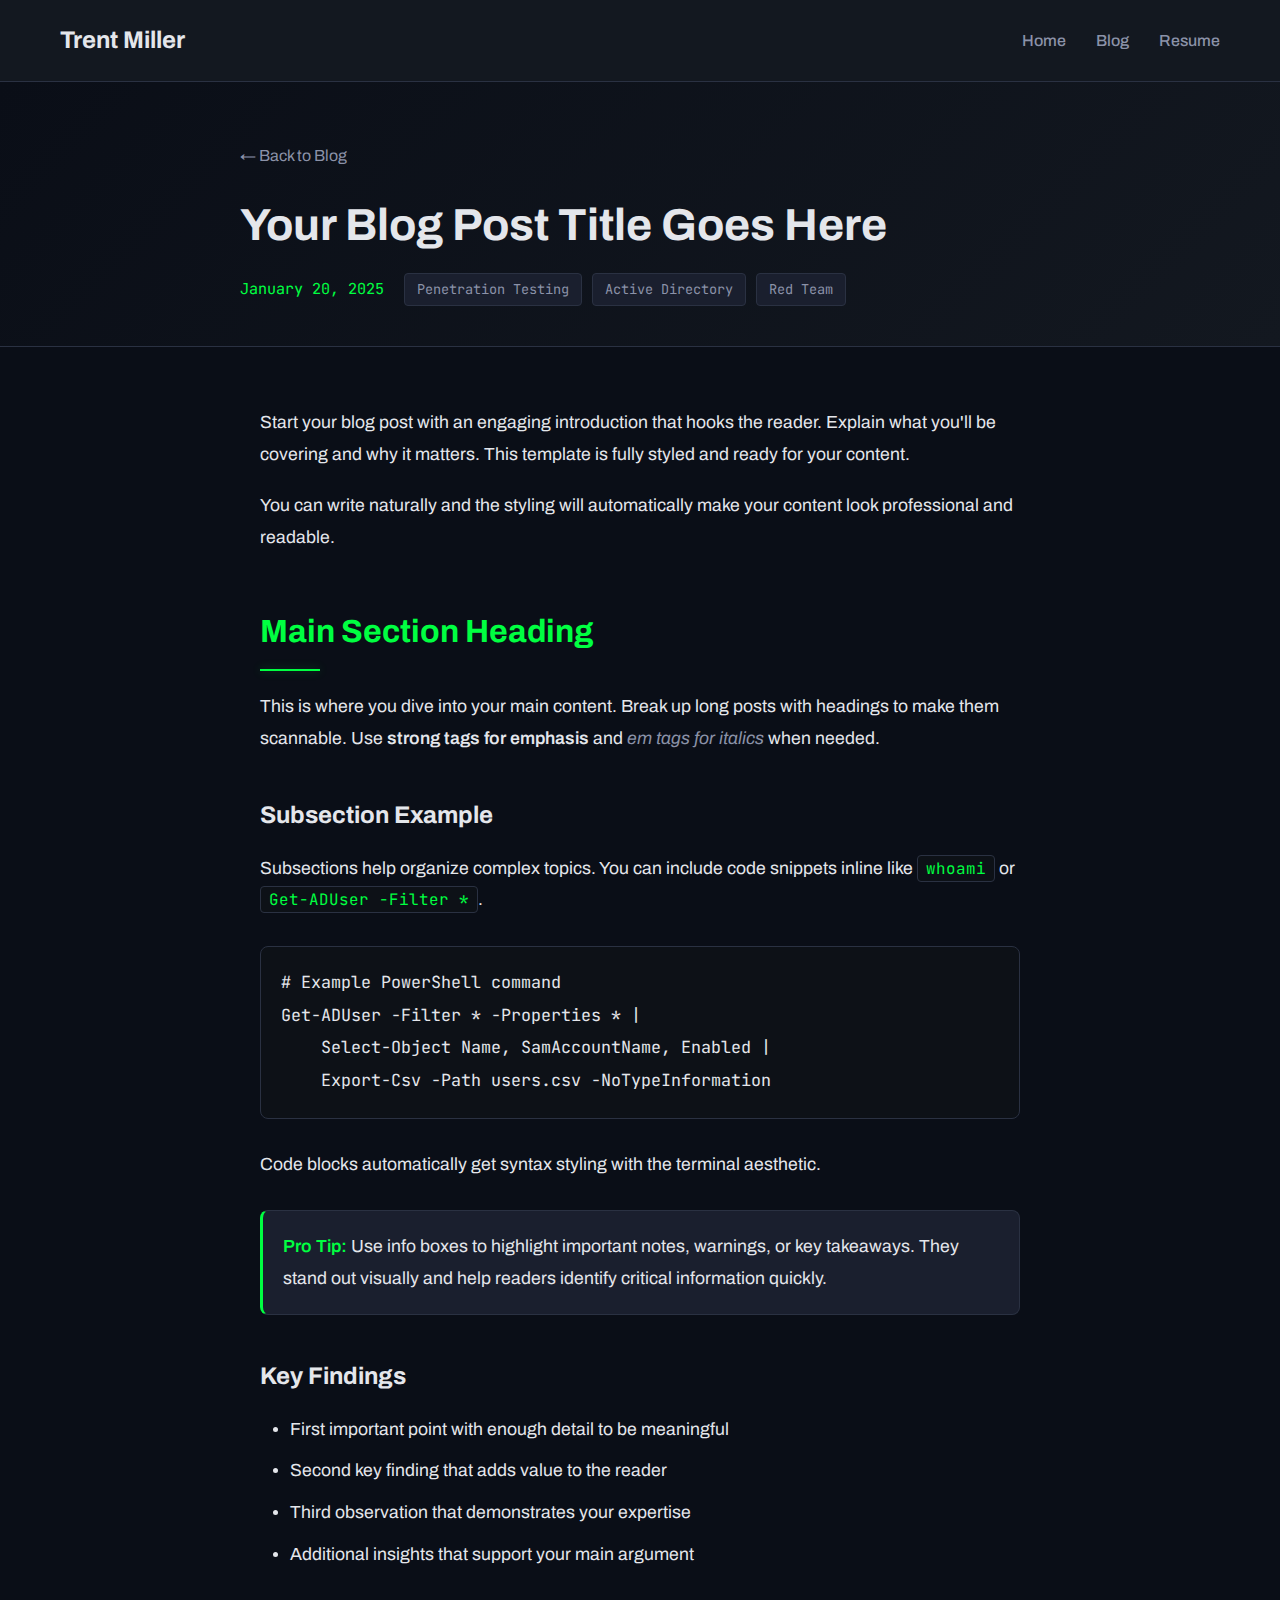
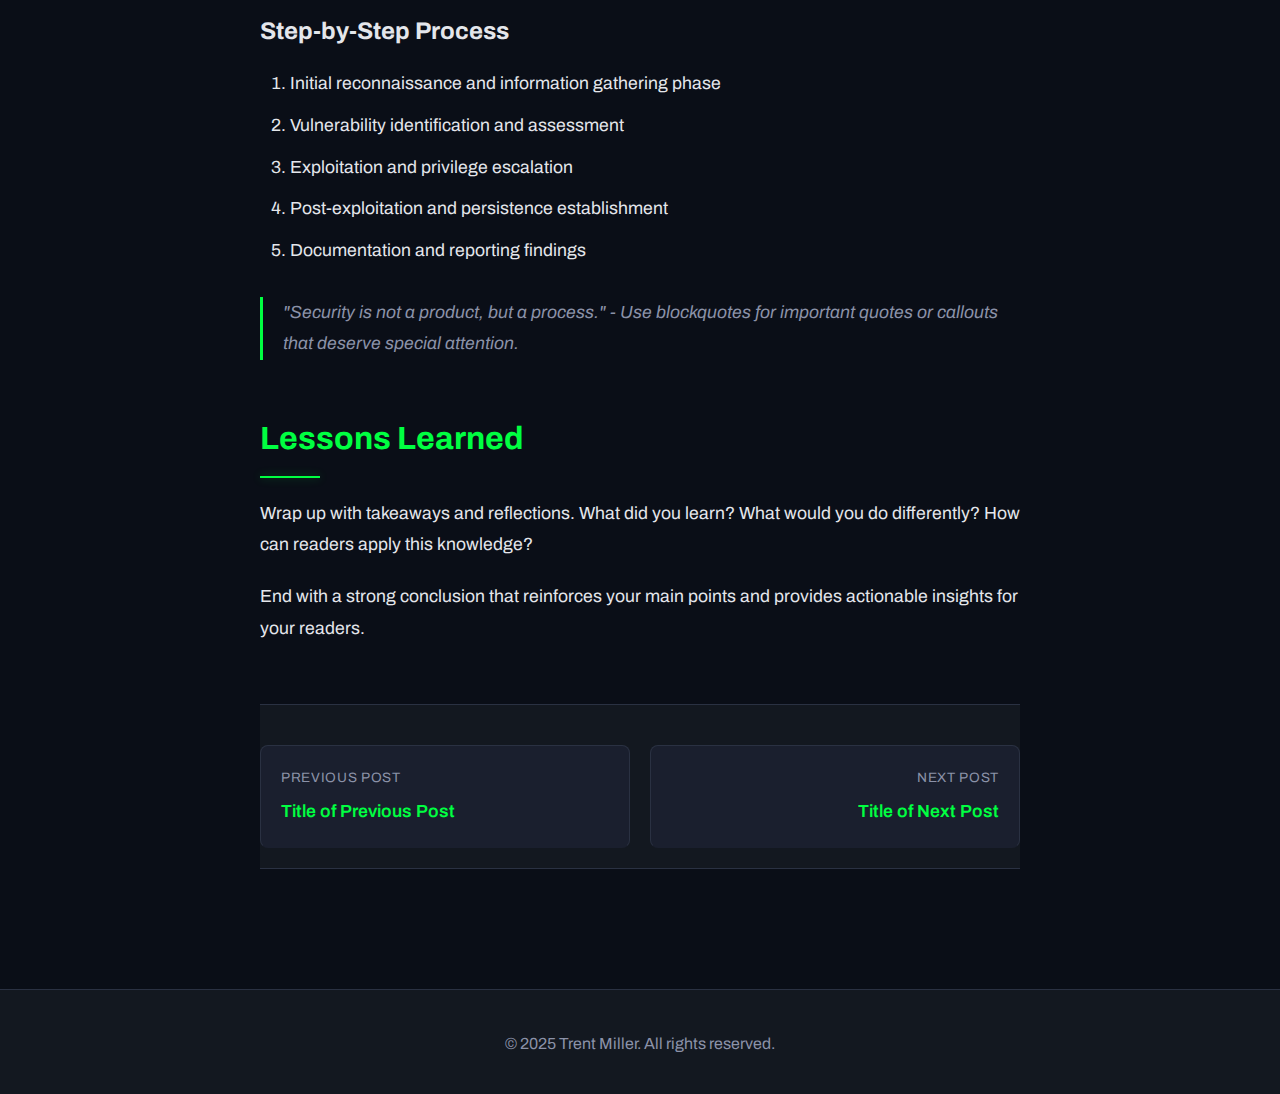
<file: blog/blog-post-template.html>
<!DOCTYPE html>
<html lang="en">
<head>
    <meta charset="UTF-8">
    <meta name="viewport" content="width=device-width, initial-scale=1.0">
    <title>Post Title | Trent Miller</title>
    <link href="https://fonts.googleapis.com/css2?family=JetBrains+Mono:wght@400;700&family=Archivo:wght@300;400;600;700&display=swap" rel="stylesheet">
    <style>
        :root {
            --terminal-green: #00ff41;
            --bg-dark: #0a0e17;
            --bg-secondary: #131820;
            --text-primary: #e4e6eb;
            --text-secondary: #8b92a8;
            --accent: #00ff41;
            --accent-glow: rgba(0, 255, 65, 0.3);
            --card-bg: #1a1f2e;
            --border: #2a3142;
            --code-bg: #0d1117;
        }

        * {
            margin: 0;
            padding: 0;
            box-sizing: border-box;
        }

        body {
            font-family: 'Archivo', sans-serif;
            background: var(--bg-dark);
            color: var(--text-primary);
            line-height: 1.7;
        }

        /* Navigation */
        nav {
            background: var(--bg-secondary);
            border-bottom: 1px solid var(--border);
            padding: 20px 0;
            position: sticky;
            top: 0;
            z-index: 100;
            backdrop-filter: blur(10px);
        }

        .nav-container {
            max-width: 1200px;
            margin: 0 auto;
            padding: 0 20px;
            display: flex;
            justify-content: space-between;
            align-items: center;
        }

        .nav-brand {
            font-size: 1.5rem;
            font-weight: 700;
            color: var(--text-primary);
            text-decoration: none;
            transition: color 0.3s ease;
        }

        .nav-brand:hover {
            color: var(--accent);
        }

        .nav-links {
            display: flex;
            gap: 30px;
        }

        .nav-links a {
            color: var(--text-secondary);
            text-decoration: none;
            transition: color 0.3s ease;
            font-weight: 500;
        }

        .nav-links a:hover {
            color: var(--accent);
        }

        /* Article Header */
        .article-header {
            padding: 60px 20px 40px;
            background: linear-gradient(135deg, var(--bg-dark) 0%, var(--bg-secondary) 100%);
            border-bottom: 1px solid var(--border);
        }

        .article-header-content {
            max-width: 800px;
            margin: 0 auto;
        }

        .back-link {
            display: inline-flex;
            align-items: center;
            gap: 8px;
            color: var(--text-secondary);
            text-decoration: none;
            margin-bottom: 30px;
            transition: all 0.3s ease;
        }

        .back-link:hover {
            color: var(--accent);
            gap: 12px;
        }

        .article-title {
            font-size: 2.8rem;
            font-weight: 700;
            margin-bottom: 20px;
            line-height: 1.2;
        }

        .article-meta {
            display: flex;
            gap: 20px;
            align-items: center;
            flex-wrap: wrap;
            font-size: 0.95rem;
            color: var(--text-secondary);
            font-family: 'JetBrains Mono', monospace;
        }

        .article-date {
            color: var(--accent);
        }

        .article-tags {
            display: flex;
            gap: 10px;
        }

        .tag {
            padding: 4px 12px;
            background: var(--card-bg);
            border: 1px solid var(--border);
            border-radius: 4px;
            font-size: 0.85rem;
        }

        /* Article Content */
        .article-container {
            max-width: 800px;
            margin: 0 auto;
            padding: 60px 20px;
        }

        .article-content {
            font-size: 1.1rem;
            line-height: 1.8;
        }

        .article-content h2 {
            font-size: 2rem;
            margin-top: 50px;
            margin-bottom: 20px;
            color: var(--accent);
            position: relative;
            padding-bottom: 10px;
        }

        .article-content h2::after {
            content: '';
            position: absolute;
            bottom: 0;
            left: 0;
            width: 60px;
            height: 2px;
            background: var(--accent);
            box-shadow: 0 0 10px var(--accent-glow);
        }

        .article-content h3 {
            font-size: 1.5rem;
            margin-top: 40px;
            margin-bottom: 15px;
            color: var(--text-primary);
        }

        .article-content p {
            margin-bottom: 20px;
        }

        .article-content ul,
        .article-content ol {
            margin-bottom: 20px;
            padding-left: 30px;
        }

        .article-content li {
            margin-bottom: 10px;
        }

        .article-content a {
            color: var(--accent);
            text-decoration: none;
            border-bottom: 1px solid transparent;
            transition: border-color 0.3s ease;
        }

        .article-content a:hover {
            border-bottom-color: var(--accent);
        }

        .article-content strong {
            color: var(--text-primary);
            font-weight: 600;
        }

        .article-content em {
            color: var(--text-secondary);
        }

        /* Code Blocks */
        .article-content code {
            font-family: 'JetBrains Mono', monospace;
            background: var(--code-bg);
            padding: 2px 8px;
            border-radius: 4px;
            font-size: 0.9em;
            color: var(--accent);
            border: 1px solid var(--border);
        }

        .article-content pre {
            background: var(--code-bg);
            border: 1px solid var(--border);
            border-radius: 8px;
            padding: 20px;
            overflow-x: auto;
            margin: 30px 0;
        }

        .article-content pre code {
            background: none;
            padding: 0;
            border: none;
            color: var(--text-primary);
            font-size: 0.95em;
        }

        /* Blockquotes */
        .article-content blockquote {
            border-left: 3px solid var(--accent);
            padding-left: 20px;
            margin: 30px 0;
            color: var(--text-secondary);
            font-style: italic;
        }

        /* Images */
        .article-content img {
            max-width: 100%;
            height: auto;
            border-radius: 8px;
            margin: 30px 0;
            border: 1px solid var(--border);
        }

        /* Info Box */
        .info-box {
            background: var(--card-bg);
            border: 1px solid var(--border);
            border-left: 3px solid var(--accent);
            border-radius: 8px;
            padding: 20px;
            margin: 30px 0;
        }

        .info-box strong {
            color: var(--accent);
        }

        /* Navigation Footer */
        .post-navigation {
            display: flex;
            justify-content: space-between;
            gap: 20px;
            margin-top: 60px;
            padding-top: 40px;
            border-top: 1px solid var(--border);
        }

        .post-nav-link {
            flex: 1;
            padding: 20px;
            background: var(--card-bg);
            border: 1px solid var(--border);
            border-radius: 8px;
            text-decoration: none;
            color: var(--text-primary);
            transition: all 0.3s ease;
        }

        .post-nav-link:hover {
            border-color: var(--accent);
            box-shadow: 0 5px 20px rgba(0, 255, 65, 0.1);
        }

        .post-nav-link.prev {
            text-align: left;
        }

        .post-nav-link.next {
            text-align: right;
        }

        .post-nav-label {
            font-size: 0.85rem;
            color: var(--text-secondary);
            text-transform: uppercase;
            letter-spacing: 0.05em;
            margin-bottom: 5px;
        }

        .post-nav-title {
            font-size: 1.1rem;
            font-weight: 600;
        }

        /* Footer */
        footer {
            text-align: center;
            padding: 40px 20px;
            background: var(--bg-secondary);
            border-top: 1px solid var(--border);
            color: var(--text-secondary);
            margin-top: 60px;
        }

        /* Responsive */
        @media (max-width: 768px) {
            .nav-links {
                gap: 20px;
            }

            .article-title {
                font-size: 2rem;
            }

            .article-content {
                font-size: 1.05rem;
            }

            .article-content h2 {
                font-size: 1.6rem;
            }

            .article-content h3 {
                font-size: 1.3rem;
            }

            .post-navigation {
                flex-direction: column;
            }
        }
    </style>
</head>
<body>
    <!-- Navigation -->
    <nav>
        <div class="nav-container">
            <a href="../../index.html" class="nav-brand">Trent Miller</a>
            <div class="nav-links">
                <a href="../../index.html">Home</a>
                <a href="../blog.html">Blog</a>
                <a href="../../files/Resume.pdf">Resume</a>
            </div>
        </div>
    </nav>

    <!-- Article Header -->
    <header class="article-header">
        <div class="article-header-content">
            <a href="../blog.html" class="back-link">← Back to Blog</a>
            <h1 class="article-title">Your Blog Post Title Goes Here</h1>
            <div class="article-meta">
                <span class="article-date">January 20, 2025</span>
                <div class="article-tags">
                    <span class="tag">Penetration Testing</span>
                    <span class="tag">Active Directory</span>
                    <span class="tag">Red Team</span>
                </div>
            </div>
        </div>
    </header>

    <!-- Article Content -->
    <div class="article-container">
        <article class="article-content">
            <!-- Introduction -->
            <p>
                Start your blog post with an engaging introduction that hooks the reader. Explain what you'll be covering 
                and why it matters. This template is fully styled and ready for your content.
            </p>

            <p>
                You can write naturally and the styling will automatically make your content look professional and readable.
            </p>

            <!-- Main Section -->
            <h2>Main Section Heading</h2>
            
            <p>
                This is where you dive into your main content. Break up long posts with headings to make them scannable. 
                Use <strong>strong tags for emphasis</strong> and <em>em tags for italics</em> when needed.
            </p>

            <h3>Subsection Example</h3>
            
            <p>
                Subsections help organize complex topics. You can include code snippets inline like <code>whoami</code> 
                or <code>Get-ADUser -Filter *</code>.
            </p>

            <!-- Code Block Example -->
            <pre><code># Example PowerShell command
Get-ADUser -Filter * -Properties * | 
    Select-Object Name, SamAccountName, Enabled |
    Export-Csv -Path users.csv -NoTypeInformation</code></pre>

            <p>
                Code blocks automatically get syntax styling with the terminal aesthetic.
            </p>

            <!-- Info Box Example -->
            <div class="info-box">
                <strong>Pro Tip:</strong> Use info boxes to highlight important notes, warnings, or key takeaways. 
                They stand out visually and help readers identify critical information quickly.
            </div>

            <!-- Lists -->
            <h3>Key Findings</h3>
            
            <ul>
                <li>First important point with enough detail to be meaningful</li>
                <li>Second key finding that adds value to the reader</li>
                <li>Third observation that demonstrates your expertise</li>
                <li>Additional insights that support your main argument</li>
            </ul>

            <!-- Ordered List Example -->
            <h3>Step-by-Step Process</h3>
            
            <ol>
                <li>Initial reconnaissance and information gathering phase</li>
                <li>Vulnerability identification and assessment</li>
                <li>Exploitation and privilege escalation</li>
                <li>Post-exploitation and persistence establishment</li>
                <li>Documentation and reporting findings</li>
            </ol>

            <!-- Blockquote Example -->
            <blockquote>
                "Security is not a product, but a process." - Use blockquotes for important quotes or 
                callouts that deserve special attention.
            </blockquote>

            <!-- Another Section -->
            <h2>Lessons Learned</h2>
            
            <p>
                Wrap up with takeaways and reflections. What did you learn? What would you do differently? 
                How can readers apply this knowledge?
            </p>

            <p>
                End with a strong conclusion that reinforces your main points and provides actionable insights 
                for your readers.
            </p>

            <!-- Post Navigation -->
            <nav class="post-navigation">
                <a href="#" class="post-nav-link prev">
                    <div class="post-nav-label">Previous Post</div>
                    <div class="post-nav-title">Title of Previous Post</div>
                </a>
                <a href="#" class="post-nav-link next">
                    <div class="post-nav-label">Next Post</div>
                    <div class="post-nav-title">Title of Next Post</div>
                </a>
            </nav>
        </article>
    </div>

    <!-- Footer -->
    <footer>
        <p>&copy; 2025 Trent Miller. All rights reserved.</p>
    </footer>

    <script>
        // Smooth scroll for anchor links
        document.querySelectorAll('a[href^="#"]').forEach(anchor => {
            anchor.addEventListener('click', function (e) {
                e.preventDefault();
                const target = document.querySelector(this.getAttribute('href'));
                if (target) {
                    target.scrollIntoView({ behavior: 'smooth' });
                }
            });
        });
    </script>
</body>
</html>
</file>
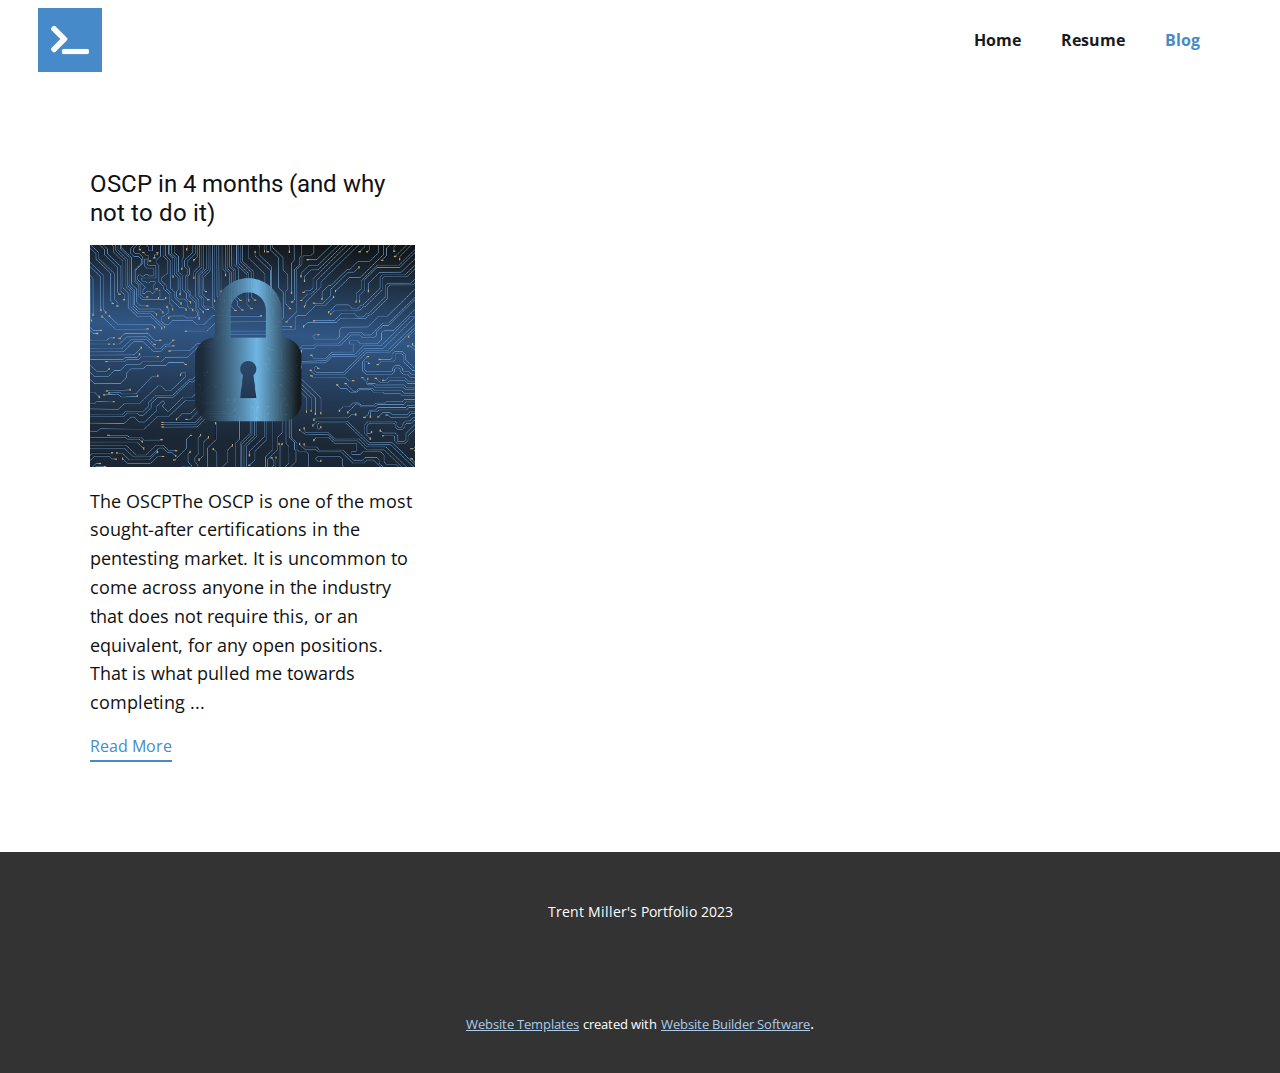
<file: blog/blog.html>
<!DOCTYPE html>
<html style="font-size: 16px;" lang="en"><head>
    <meta name="viewport" content="width=device-width, initial-scale=1.0">
    <meta charset="utf-8">
    <meta name="keywords" content="">
    <meta name="description" content="">
    <title>Blog</title>
    <link rel="stylesheet" href="../nicepage.css" media="screen">
<link rel="stylesheet" href="../Blog-Template.css" media="screen">
    <script class="u-script" type="text/javascript" src="../jquery.js" defer=""></script>
    <script class="u-script" type="text/javascript" src="../nicepage.js" defer=""></script>
    <meta name="generator" content="Nicepage 6.2.0, nicepage.com">
    <link id="u-theme-google-font" rel="stylesheet" href="https://fonts.googleapis.com/css?family=Roboto:100,100i,300,300i,400,400i,500,500i,700,700i,900,900i|Open+Sans:300,300i,400,400i,500,500i,600,600i,700,700i,800,800i">
    
    
    
    <script type="application/ld+json">{
		"@context": "http://schema.org",
		"@type": "Organization",
		"name": ""
}</script>
    <meta name="theme-color" content="#478ac9">
  <meta data-intl-tel-input-cdn-path="intlTelInput/"></head>
  <body data-path-to-root="./" data-include-products="false" class="u-body u-xl-mode" data-lang="en"><header class="u-clearfix u-header u-header" id="sec-6e99"><div class="u-clearfix u-sheet u-sheet-1">
        <nav class="u-menu u-menu-one-level u-offcanvas u-menu-1">
          <div class="menu-collapse" style="font-size: 1rem; letter-spacing: 0px; font-weight: 700;">
            <a class="u-button-style u-custom-border u-custom-border-color u-custom-borders u-custom-left-right-menu-spacing u-custom-padding-bottom u-custom-text-color u-custom-top-bottom-menu-spacing u-nav-link u-text-active-palette-1-base u-text-hover-palette-2-base" href="#">
              <svg class="u-svg-link" viewBox="0 0 24 24"><use xmlns:xlink="http://www.w3.org/1999/xlink" xlink:href="#menu-hamburger"></use></svg>
              <svg class="u-svg-content" version="1.1" id="menu-hamburger" viewBox="0 0 16 16" x="0px" y="0px" xmlns:xlink="http://www.w3.org/1999/xlink" xmlns="http://www.w3.org/2000/svg"><g><rect y="1" width="16" height="2"></rect><rect y="7" width="16" height="2"></rect><rect y="13" width="16" height="2"></rect>
</g></svg>
            </a>
          </div>
          <div class="u-custom-menu u-nav-container">
            <ul class="u-nav u-spacing-20 u-unstyled u-nav-1"><li class="u-nav-item"><a class="u-button-style u-nav-link u-text-active-palette-1-base u-text-grey-90 u-text-hover-palette-2-base" href="../Home.html" style="padding: 10px;">Home</a>
</li><li class="u-nav-item"><a class="u-button-style u-file-link u-nav-link u-text-active-palette-1-base u-text-grey-90 u-text-hover-palette-2-base" href="../files/Resume.pdf" target="_blank" style="padding: 10px;">Resume</a>
</li><li class="u-nav-item"><a class="u-button-style u-nav-link u-text-active-palette-1-base u-text-grey-90 u-text-hover-palette-2-base" href="../blog/blog.html" style="padding: 10px;">Blog</a>
</li></ul>
          </div>
          <div class="u-custom-menu u-nav-container-collapse">
            <div class="u-black u-container-style u-inner-container-layout u-opacity u-opacity-95 u-sidenav">
              <div class="u-inner-container-layout u-sidenav-overflow">
                <div class="u-menu-close"></div>
                <ul class="u-align-center u-nav u-popupmenu-items u-unstyled u-nav-2"><li class="u-nav-item"><a class="u-button-style u-nav-link" href="../Home.html">Home</a>
</li><li class="u-nav-item"><a class="u-button-style u-file-link u-nav-link" href="../files/Resume.pdf" target="_blank">Resume</a>
</li><li class="u-nav-item"><a class="u-button-style u-nav-link" href="../blog/blog.html">Blog</a>
</li></ul>
              </div>
            </div>
            <div class="u-black u-menu-overlay u-opacity u-opacity-70"></div>
          </div>
        </nav><span class="u-file-icon u-icon u-icon-rounded u-palette-1-base u-text-white u-icon-1" data-href="../Home.html"><img src="../images/37759-b6118a75.png" alt=""></span>
      </div></header>
    <section class="u-clearfix u-section-1" id="sec-4fc8">
      <div class="u-clearfix u-sheet u-valign-middle u-sheet-1"><!--blog--><!--blog_options_json--><!--{"type":"Recent","source":"","tags":"","count":""}--><!--/blog_options_json-->
        <div class="u-blog u-expanded-width u-blog-1">
          <div class="u-list-control"></div>
          <div class="u-repeater u-repeater-1"><!--blog_post-->
            <div class="u-blog-post u-container-style u-repeater-item u-white u-repeater-item-1">
              <div class="u-container-layout u-similar-container u-valign-top u-container-layout-1"><!--blog_post_header-->
                <h4 class="u-blog-control u-text u-text-1">
                  <a class="u-post-header-link" href="../blog/oscp-in-4-months-and-why-not-to-do-it.html">OSCP in 4 months (and why not to do it)</a>
                </h4><!--/blog_post_header--><!--blog_post_image-->
                <a class="u-post-header-link" href="../blog/oscp-in-4-months-and-why-not-to-do-it.html"><img alt="" class="u-blog-control u-expanded-width u-image u-image-default u-image-1" src="../images/8652391c8a606af33a3fc40839c6277f6bd696bf254c64f2854c916ca325dce2c024d6ec4055fbb2b9c66be366aea4891405573810aa1130ff00e4_1280.png"></a><!--/blog_post_image--><!--blog_post_content-->
                <div class="u-blog-control u-post-content u-text u-text-2 fr-view">The OSCPThe OSCP is one of the most sought-after certifications in the pentesting market. It is uncommon to come across anyone in the industry that does not require this, or an equivalent, for any open positions. That is what pulled me towards completing ...</div><!--/blog_post_content--><!--blog_post_readmore-->
                <a href="../blog/oscp-in-4-months-and-why-not-to-do-it.html" class="u-blog-control u-border-2 u-border-no-left u-border-no-right u-border-no-top u-border-palette-1-base u-btn u-btn-rectangle u-button-style u-none u-btn-1"><!--blog_post_readmore_content--><!--options_json--><!--{"content":"","defaultValue":"Read More"}--><!--/options_json-->Read More<!--/blog_post_readmore_content--></a><!--/blog_post_readmore-->
              </div>
            </div><!--/blog_post-->
          </div>
          <div class="u-list-control"></div>
        </div><!--/blog-->
      </div>
    </section>
    
    
    
    <footer class="u-align-center u-clearfix u-footer u-grey-80 u-footer" id="sec-63b0"><div class="u-clearfix u-sheet u-sheet-1">
        <p class="u-small-text u-text u-text-variant u-text-1">Trent Miller's Portfolio 2023</p>
      </div></footer>
    <section class="u-backlink u-clearfix u-grey-80">
      <a class="u-link" href="https://nicepage.com/website-templates" target="_blank">
        <span>Website Templates</span>
      </a>
      <p class="u-text">
        <span>created with</span>
      </p>
      <a class="u-link" href="" target="_blank">
        <span>Website Builder Software</span>
      </a>. 
    </section>
  
</body></html>
</file>
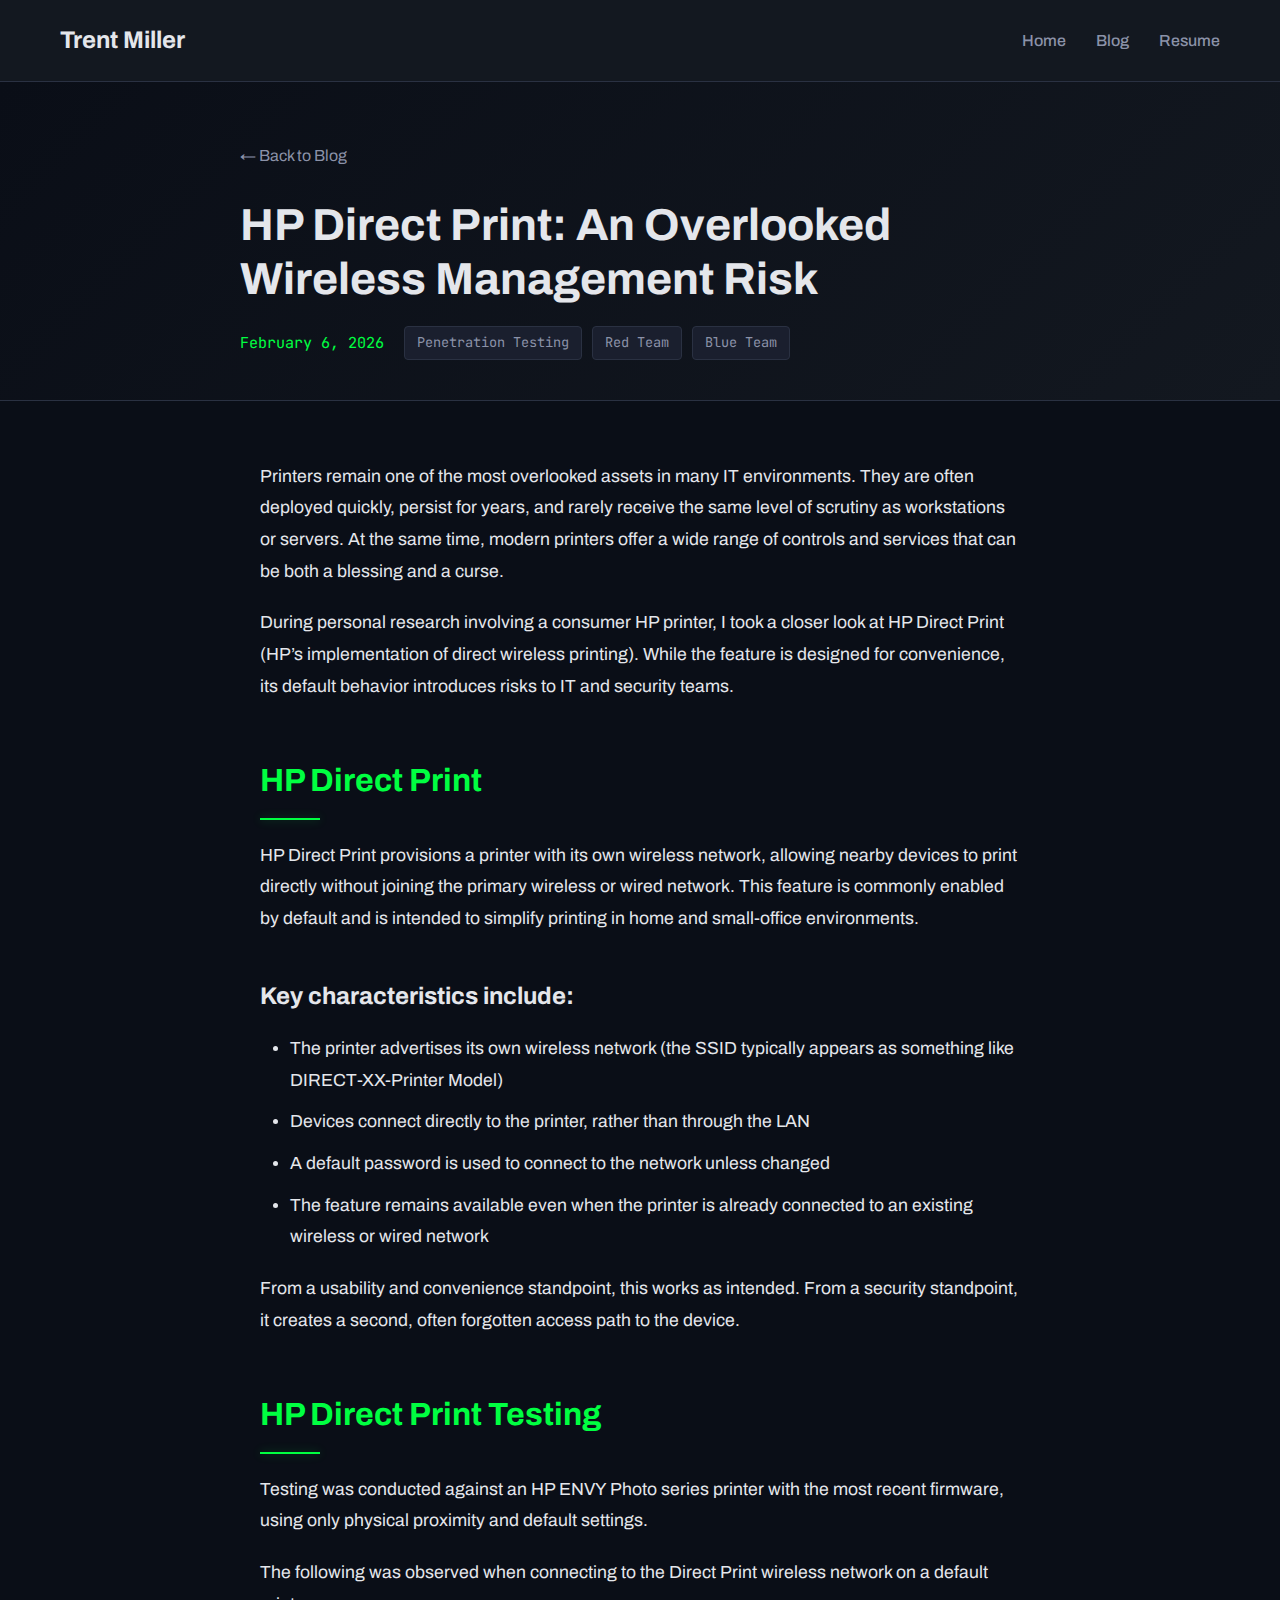
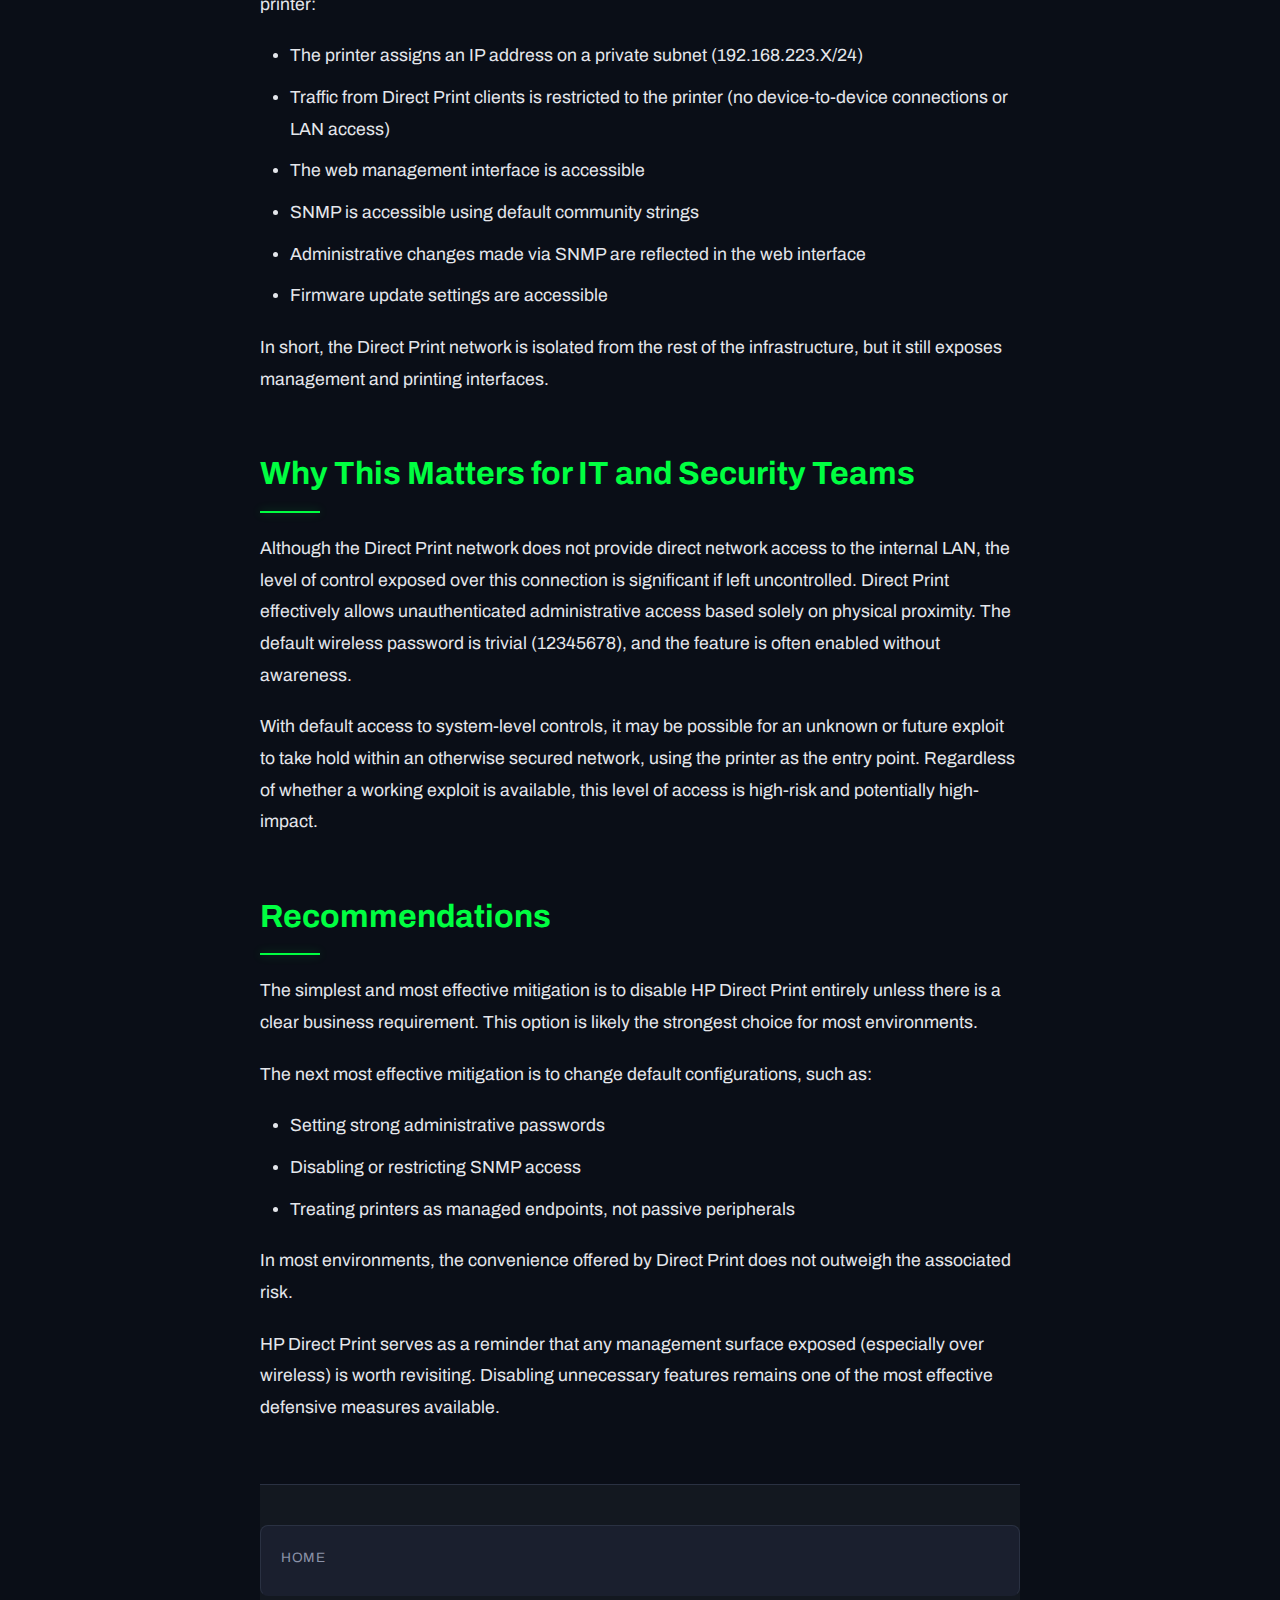
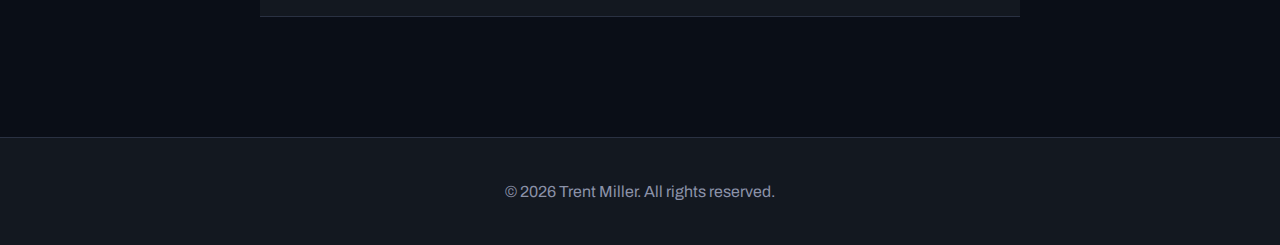
<file: blog/hp-direct-print-research.html>
<!DOCTYPE html>
<html lang="en">
<head>
    <meta charset="UTF-8">
    <meta name="viewport" content="width=device-width, initial-scale=1.0">
    <title>HP Direct Print: An Overlooked Wireless Management Risk | Trent Miller</title>
    <link href="https://fonts.googleapis.com/css2?family=JetBrains+Mono:wght@400;700&family=Archivo:wght@300;400;600;700&display=swap" rel="stylesheet">
    <style>
        :root {
            --terminal-green: #00ff41;
            --bg-dark: #0a0e17;
            --bg-secondary: #131820;
            --text-primary: #e4e6eb;
            --text-secondary: #8b92a8;
            --accent: #00ff41;
            --accent-glow: rgba(0, 255, 65, 0.3);
            --card-bg: #1a1f2e;
            --border: #2a3142;
            --code-bg: #0d1117;
        }

        * {
            margin: 0;
            padding: 0;
            box-sizing: border-box;
        }

        body {
            font-family: 'Archivo', sans-serif;
            background: var(--bg-dark);
            color: var(--text-primary);
            line-height: 1.7;
        }

        /* Navigation */
        nav {
            background: var(--bg-secondary);
            border-bottom: 1px solid var(--border);
            padding: 20px 0;
            position: sticky;
            top: 0;
            z-index: 100;
            backdrop-filter: blur(10px);
        }

        .nav-container {
            max-width: 1200px;
            margin: 0 auto;
            padding: 0 20px;
            display: flex;
            justify-content: space-between;
            align-items: center;
        }

        .nav-brand {
            font-size: 1.5rem;
            font-weight: 700;
            color: var(--text-primary);
            text-decoration: none;
            transition: color 0.3s ease;
        }

        .nav-brand:hover {
            color: var(--accent);
        }

        .nav-links {
            display: flex;
            gap: 30px;
        }

        .nav-links a {
            color: var(--text-secondary);
            text-decoration: none;
            transition: color 0.3s ease;
            font-weight: 500;
        }

        .nav-links a:hover {
            color: var(--accent);
        }

        /* Article Header */
        .article-header {
            padding: 60px 20px 40px;
            background: linear-gradient(135deg, var(--bg-dark) 0%, var(--bg-secondary) 100%);
            border-bottom: 1px solid var(--border);
        }

        .article-header-content {
            max-width: 800px;
            margin: 0 auto;
        }

        .back-link {
            display: inline-flex;
            align-items: center;
            gap: 8px;
            color: var(--text-secondary);
            text-decoration: none;
            margin-bottom: 30px;
            transition: all 0.3s ease;
        }

        .back-link:hover {
            color: var(--accent);
            gap: 12px;
        }

        .article-title {
            font-size: 2.8rem;
            font-weight: 700;
            margin-bottom: 20px;
            line-height: 1.2;
        }

        .article-meta {
            display: flex;
            gap: 20px;
            align-items: center;
            flex-wrap: wrap;
            font-size: 0.95rem;
            color: var(--text-secondary);
            font-family: 'JetBrains Mono', monospace;
        }

        .article-date {
            color: var(--accent);
        }

        .article-tags {
            display: flex;
            gap: 10px;
        }

        .tag {
            padding: 4px 12px;
            background: var(--card-bg);
            border: 1px solid var(--border);
            border-radius: 4px;
            font-size: 0.85rem;
        }

        /* Article Content */
        .article-container {
            max-width: 800px;
            margin: 0 auto;
            padding: 60px 20px;
        }

        .article-content {
            font-size: 1.1rem;
            line-height: 1.8;
        }

        .article-content h2 {
            font-size: 2rem;
            margin-top: 50px;
            margin-bottom: 20px;
            color: var(--accent);
            position: relative;
            padding-bottom: 10px;
        }

        .article-content h2::after {
            content: '';
            position: absolute;
            bottom: 0;
            left: 0;
            width: 60px;
            height: 2px;
            background: var(--accent);
            box-shadow: 0 0 10px var(--accent-glow);
        }

        .article-content h3 {
            font-size: 1.5rem;
            margin-top: 40px;
            margin-bottom: 15px;
            color: var(--text-primary);
        }

        .article-content p {
            margin-bottom: 20px;
        }

        .article-content ul,
        .article-content ol {
            margin-bottom: 20px;
            padding-left: 30px;
        }

        .article-content li {
            margin-bottom: 10px;
        }

        .article-content a {
            color: var(--accent);
            text-decoration: none;
            border-bottom: 1px solid transparent;
            transition: border-color 0.3s ease;
        }

        .article-content a:hover {
            border-bottom-color: var(--accent);
        }

        .article-content strong {
            color: var(--text-primary);
            font-weight: 600;
        }

        .article-content em {
            color: var(--text-secondary);
        }

        /* Code Blocks */
        .article-content code {
            font-family: 'JetBrains Mono', monospace;
            background: var(--code-bg);
            padding: 2px 8px;
            border-radius: 4px;
            font-size: 0.9em;
            color: var(--accent);
            border: 1px solid var(--border);
        }

        .article-content pre {
            background: var(--code-bg);
            border: 1px solid var(--border);
            border-radius: 8px;
            padding: 20px;
            overflow-x: auto;
            margin: 30px 0;
        }

        .article-content pre code {
            background: none;
            padding: 0;
            border: none;
            color: var(--text-primary);
            font-size: 0.95em;
        }

        /* Blockquotes */
        .article-content blockquote {
            border-left: 3px solid var(--accent);
            padding-left: 20px;
            margin: 30px 0;
            color: var(--text-secondary);
            font-style: italic;
        }

        /* Images */
        .article-content img {
            max-width: 100%;
            height: auto;
            border-radius: 8px;
            margin: 30px 0;
            border: 1px solid var(--border);
        }

        /* Info Box */
        .info-box {
            background: var(--card-bg);
            border: 1px solid var(--border);
            border-left: 3px solid var(--accent);
            border-radius: 8px;
            padding: 20px;
            margin: 30px 0;
        }

        .info-box strong {
            color: var(--accent);
        }

        /* Navigation Footer */
        .post-navigation {
            display: flex;
            justify-content: space-between;
            gap: 20px;
            margin-top: 60px;
            padding-top: 40px;
            border-top: 1px solid var(--border);
        }

        .post-nav-link {
            flex: 1;
            padding: 20px;
            background: var(--card-bg);
            border: 1px solid var(--border);
            border-radius: 8px;
            text-decoration: none;
            color: var(--text-primary);
            transition: all 0.3s ease;
        }

        .post-nav-link:hover {
            border-color: var(--accent);
            box-shadow: 0 5px 20px rgba(0, 255, 65, 0.1);
        }

        .post-nav-link.prev {
            text-align: left;
        }

        .post-nav-link.next {
            text-align: right;
        }

        .post-nav-label {
            font-size: 0.85rem;
            color: var(--text-secondary);
            text-transform: uppercase;
            letter-spacing: 0.05em;
            margin-bottom: 5px;
        }

        .post-nav-title {
            font-size: 1.1rem;
            font-weight: 600;
        }

        /* Footer */
        footer {
            text-align: center;
            padding: 40px 20px;
            background: var(--bg-secondary);
            border-top: 1px solid var(--border);
            color: var(--text-secondary);
            margin-top: 60px;
        }

        /* Responsive */
        @media (max-width: 768px) {
            .nav-links {
                gap: 20px;
            }

            .article-title {
                font-size: 2rem;
            }

            .article-content {
                font-size: 1.05rem;
            }

            .article-content h2 {
                font-size: 1.6rem;
            }

            .article-content h3 {
                font-size: 1.3rem;
            }

            .post-navigation {
                flex-direction: column;
            }
        }
    </style>
</head>
<body>
    <!-- Navigation -->
    <nav>
        <div class="nav-container">
            <a href="../../index.html" class="nav-brand">Trent Miller</a>
            <div class="nav-links">
                <a href="../../index.html">Home</a>
                <a href="../blog.html">Blog</a>
                <a href="../../files/Resume.pdf">Resume</a>
            </div>
        </div>
    </nav>

    <!-- Article Header -->
    <header class="article-header">
        <div class="article-header-content">
            <a href="../blog.html" class="back-link">← Back to Blog</a>
            <h1 class="article-title">HP Direct Print: An Overlooked Wireless Management Risk</h1>
            <div class="article-meta">
                <span class="article-date">February 6, 2026</span>
                <div class="article-tags">
                    <span class="tag">Penetration Testing</span>
                    <span class="tag">Red Team</span>
					<span class="tag">Blue Team</span>
                </div>
            </div>
        </div>
    </header>

    <!-- Article Content -->
    <div class="article-container">
        <article class="article-content">
            <!-- Introduction -->
            <p>
                Printers remain one of the most overlooked assets in many IT environments. They are often deployed quickly, persist for years, and rarely receive the same level of scrutiny as workstations or servers. At the same time, modern printers offer a wide range of controls and services that can be both a blessing and a curse.
            </p>

            <p>
                During personal research involving a consumer HP printer, I took a closer look at HP Direct Print (HP’s implementation of direct wireless printing). While the feature is designed for convenience, its default behavior introduces risks to IT and security teams.
            </p>

            <!-- Main Section -->
            <h2>HP Direct Print</h2>
            
            <p>
				HP Direct Print provisions a printer with its own wireless network, allowing nearby devices to print directly without joining the primary wireless or wired network. This feature is commonly enabled by default and is intended to simplify printing in home and small-office environments.
            </p>

            <h3>Key characteristics include:</h3>
            <ul>
                <li>The printer advertises its own wireless network (the SSID typically appears as something like DIRECT-XX-Printer Model)</li>
                <li>Devices connect directly to the printer, rather than through the LAN</li>
                <li>A default password is used to connect to the network unless changed</li>
                <li>The feature remains available even when the printer is already connected to an existing wireless or wired network</li>
            </ul>
            <p>
                From a usability and convenience standpoint, this works as intended. From a security standpoint, it creates a second, often forgotten access path to the device.
            </p>

            <h2>HP Direct Print Testing</h2>
            
            <p>
                Testing was conducted against an HP ENVY Photo series printer with the most recent firmware, using only physical proximity and default settings.
            </p>

            <p>
                The following was observed when connecting to the Direct Print wireless network on a default printer:
            </p>
			<ul>
                <li>The printer assigns an IP address on a private subnet (192.168.223.X/24)</li>
                <li>Traffic from Direct Print clients is restricted to the printer (no device-to-device connections or LAN access)</li>
                <li>The web management interface is accessible</li>
                <li>SNMP is accessible using default community strings</li>
				<li>Administrative changes made via SNMP are reflected in the web interface</li>
				<li>Firmware update settings are accessible</li>
            </ul>
			<p>
				In short, the Direct Print network is isolated from the rest of the infrastructure, but it still exposes management and printing interfaces.
			</p>
			
			<h2>Why This Matters for IT and Security Teams</h2>
			<p>
				Although the Direct Print network does not provide direct network access to the internal LAN, the level of control exposed over this connection is significant if left uncontrolled. Direct Print effectively allows unauthenticated administrative access based solely on physical proximity. The default wireless password is trivial (12345678), and the feature is often enabled without awareness.
			</p>
			<p>
				With default access to system-level controls, it may be possible for an unknown or future exploit to take hold within an otherwise secured network, using the printer as the entry point. Regardless of whether a working exploit is available, this level of access is high-risk and potentially high-impact.
			</p>
			<h2>Recommendations</h2>
			<p>
				The simplest and most effective mitigation is to disable HP Direct Print entirely unless there is a clear business requirement. This option is likely the strongest choice for most environments. 
			</p>
			<p>
				The next most effective mitigation is to change default configurations, such as:
			</p>
			<ul>
				<li>Setting strong administrative passwords</li>
				<li>Disabling or restricting SNMP access</li>
				<li>Treating printers as managed endpoints, not passive peripherals</li>
			</ul>
			<p>
				In most environments, the convenience offered by Direct Print does not outweigh the associated risk.
			</p>
			<p>
				HP Direct Print serves as a reminder that any management surface exposed (especially over wireless) is worth revisiting. Disabling unnecessary features remains one of the most effective defensive measures available.
			</p>
			
            <!-- Post Navigation -->
            <nav class="post-navigation">
                <a href="../index.html" class="post-nav-link prev">
                    <div class="post-nav-label">Home</div>
                </a>
            </nav>
        </article>
    </div>

    <!-- Footer -->
    <footer>
        <p>&copy; 2026 Trent Miller. All rights reserved.</p>
    </footer>

    <script>
        // Smooth scroll for anchor links
        document.querySelectorAll('a[href^="#"]').forEach(anchor => {
            anchor.addEventListener('click', function (e) {
                e.preventDefault();
                const target = document.querySelector(this.getAttribute('href'));
                if (target) {
                    target.scrollIntoView({ behavior: 'smooth' });
                }
            });
        });
    </script>
</body>
</html>
</file>
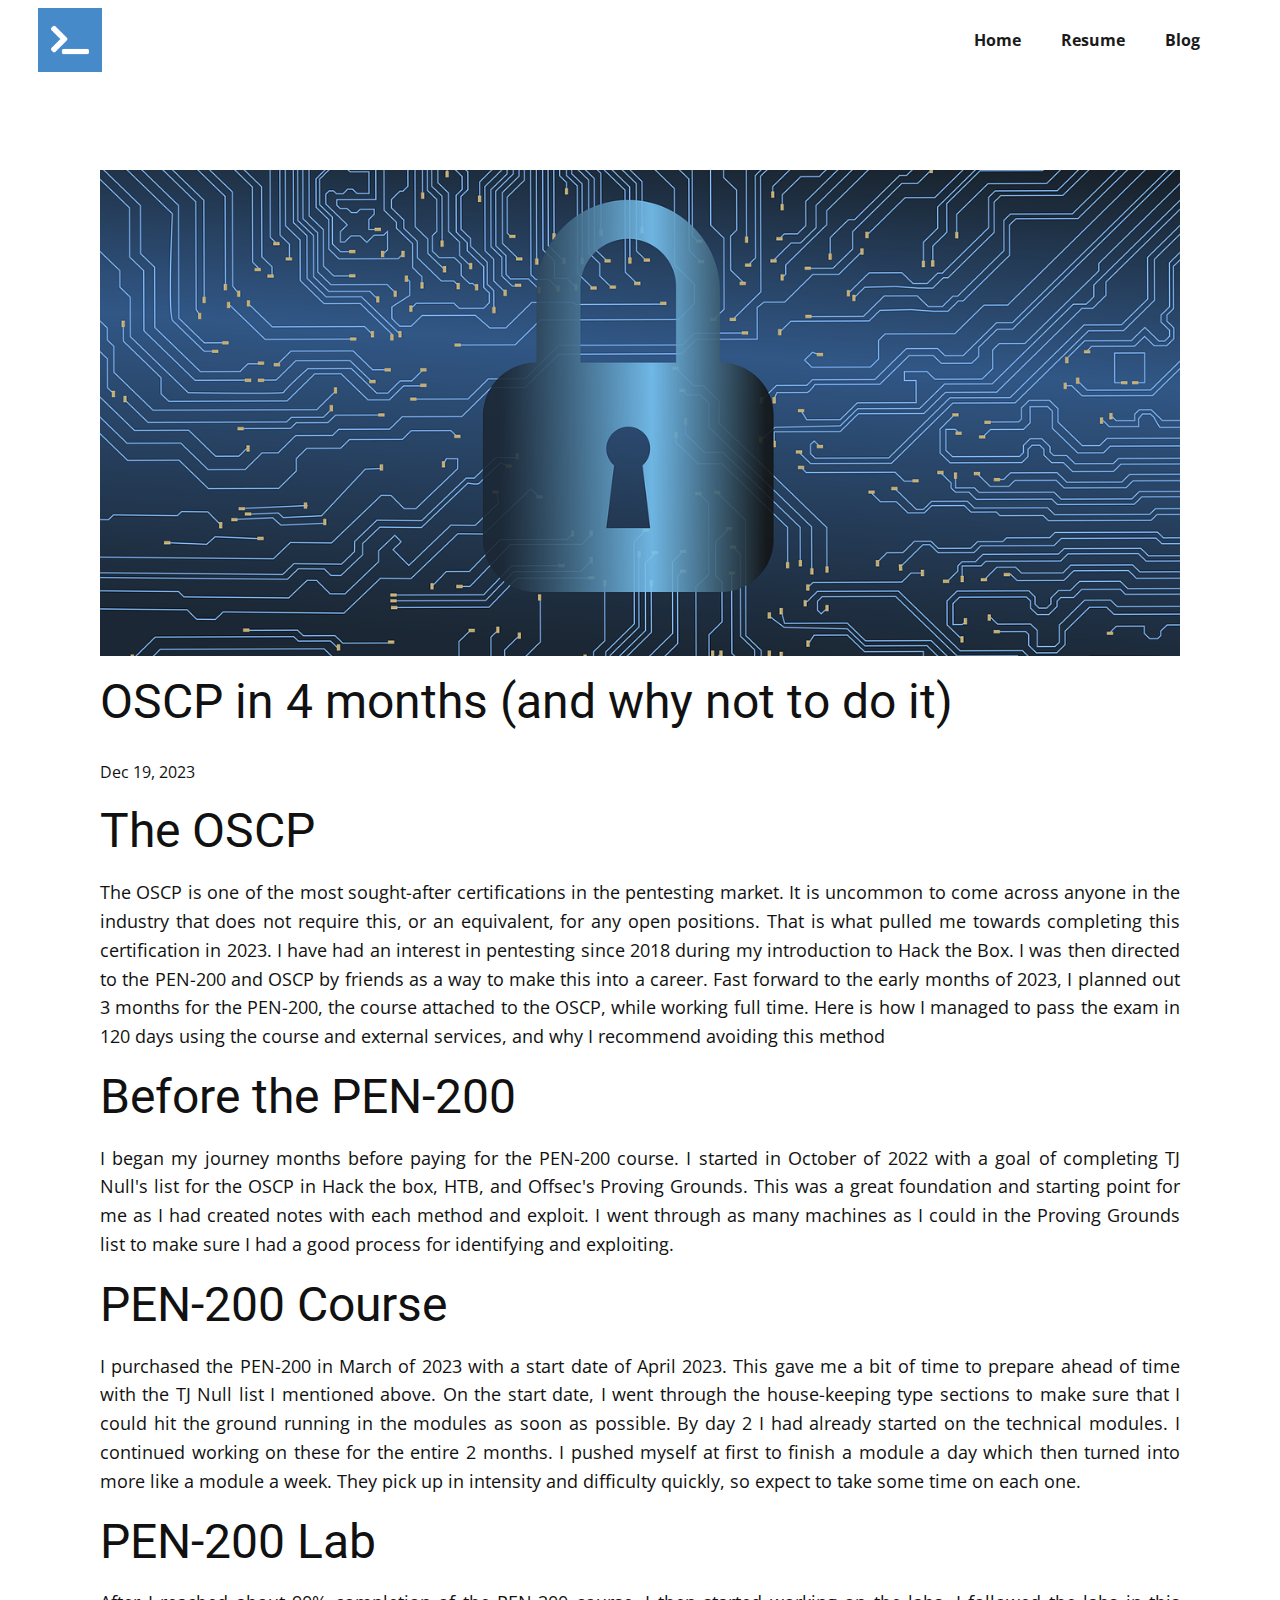
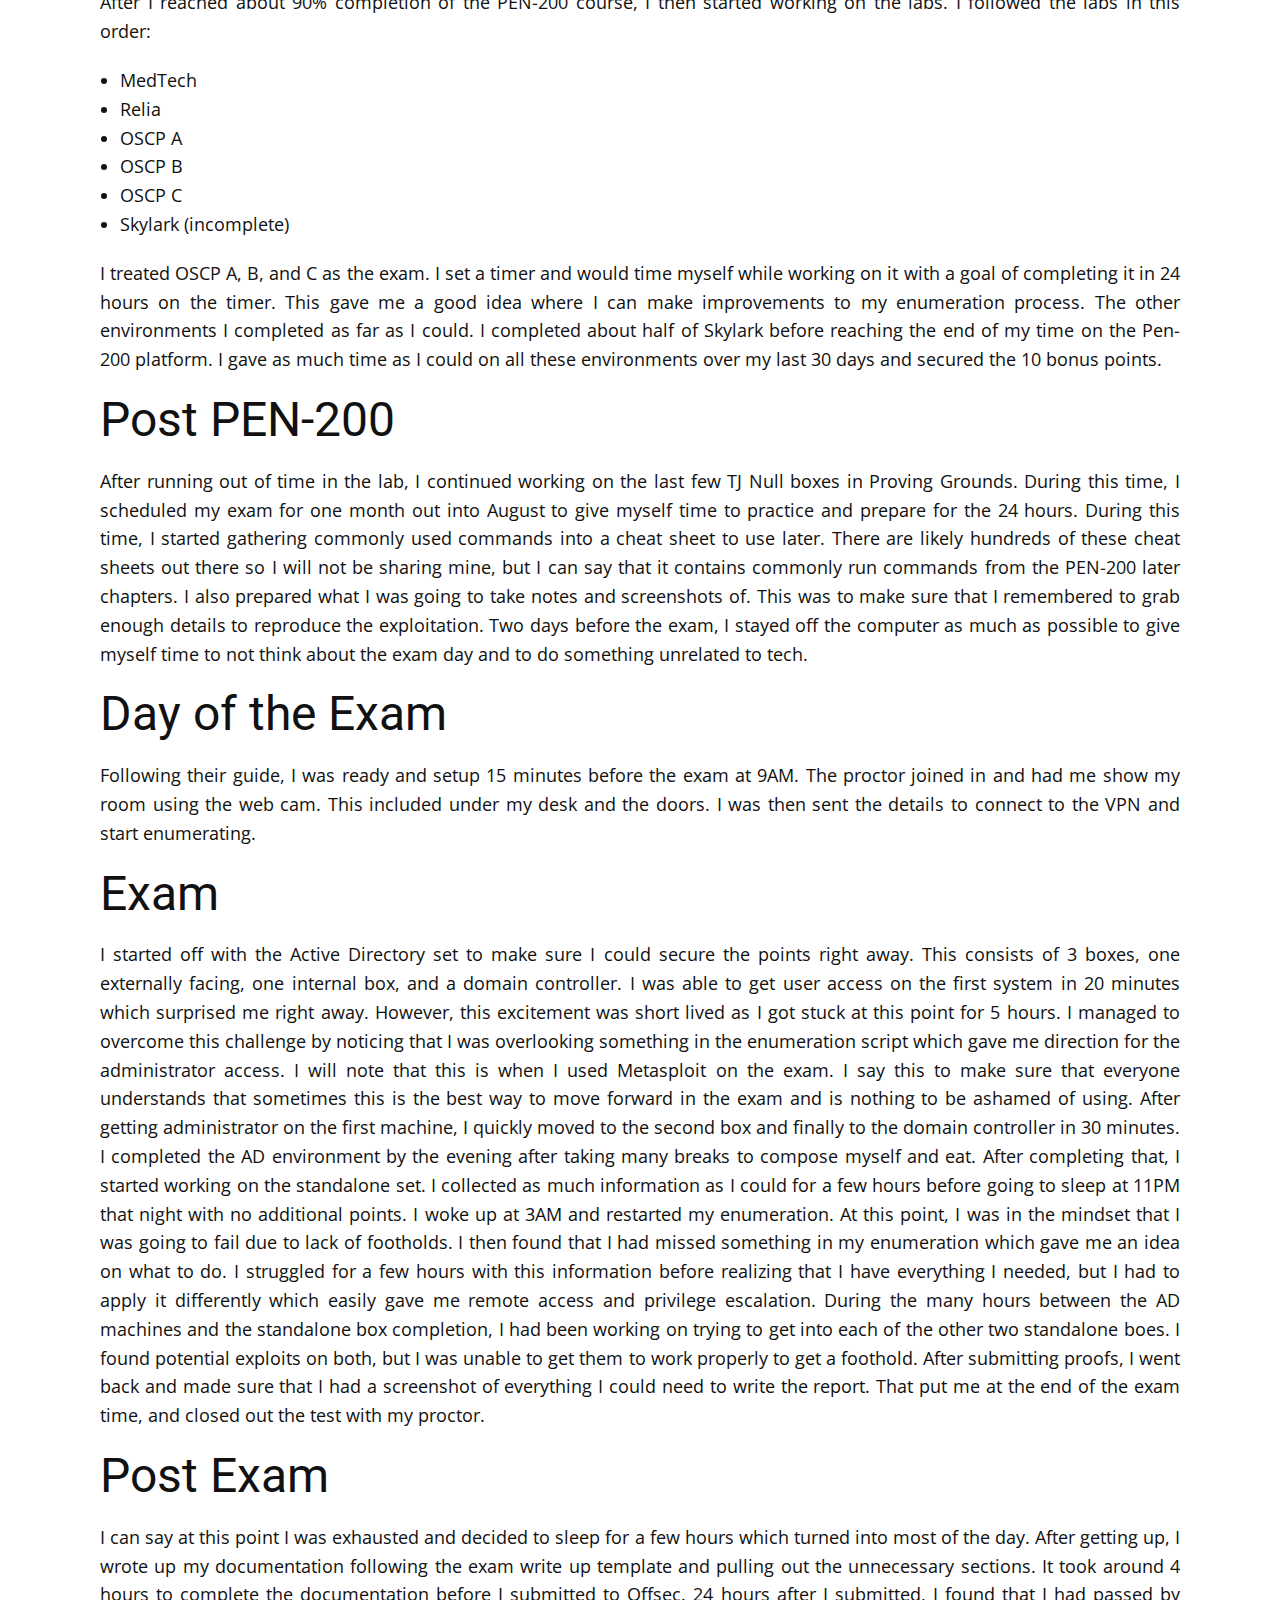
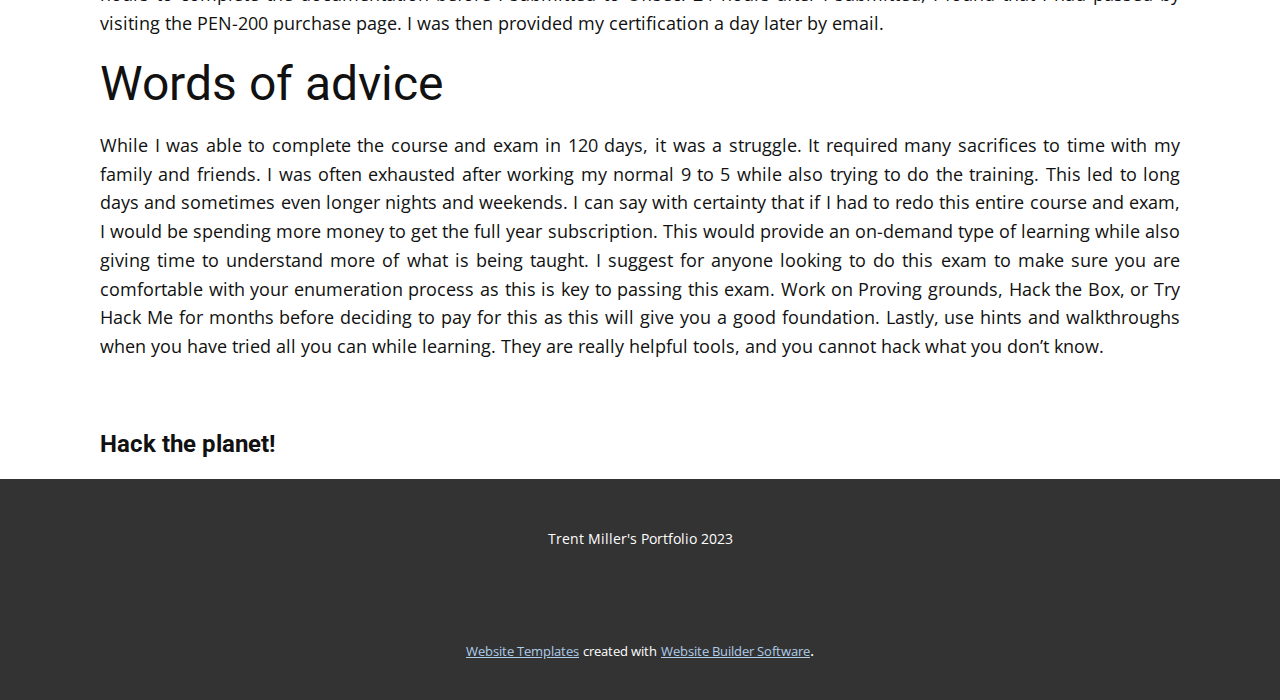
<file: blog/oscp-in-4-months-and-why-not-to-do-it.html>
<!DOCTYPE html>
<html style="font-size: 16px;" lang="en"><head>
    <meta name="viewport" content="width=device-width, initial-scale=1.0">
    <meta charset="utf-8">
    <meta name="keywords" content="Post 1 Headline">
    <meta name="description" content="">
    <title>OSCP in 4 months (and why not to do it)</title>
    <link rel="stylesheet" href="../nicepage.css" media="screen">
<link rel="stylesheet" href="../Post-Template.css" media="screen">
    <script class="u-script" type="text/javascript" src="../jquery.js" defer=""></script>
    <script class="u-script" type="text/javascript" src="../nicepage.js" defer=""></script>
    <meta name="generator" content="Nicepage 6.2.0, nicepage.com">
    <link id="u-theme-google-font" rel="stylesheet" href="https://fonts.googleapis.com/css?family=Roboto:100,100i,300,300i,400,400i,500,500i,700,700i,900,900i|Open+Sans:300,300i,400,400i,500,500i,600,600i,700,700i,800,800i">
    
    
    
    <script type="application/ld+json">{
		"@context": "http://schema.org",
		"@type": "Organization",
		"name": ""
}</script>
    <meta name="theme-color" content="#478ac9">
  <meta data-intl-tel-input-cdn-path="intlTelInput/"></head>
  <body data-path-to-root="./" data-include-products="false" class="u-body u-xl-mode" data-lang="en"><header class="u-clearfix u-header u-header" id="sec-6e99"><div class="u-clearfix u-sheet u-sheet-1">
        <nav class="u-menu u-menu-one-level u-offcanvas u-menu-1">
          <div class="menu-collapse" style="font-size: 1rem; letter-spacing: 0px; font-weight: 700;">
            <a class="u-button-style u-custom-border u-custom-border-color u-custom-borders u-custom-left-right-menu-spacing u-custom-padding-bottom u-custom-text-color u-custom-top-bottom-menu-spacing u-nav-link u-text-active-palette-1-base u-text-hover-palette-2-base" href="#">
              <svg class="u-svg-link" viewBox="0 0 24 24"><use xmlns:xlink="http://www.w3.org/1999/xlink" xlink:href="#menu-hamburger"></use></svg>
              <svg class="u-svg-content" version="1.1" id="menu-hamburger" viewBox="0 0 16 16" x="0px" y="0px" xmlns:xlink="http://www.w3.org/1999/xlink" xmlns="http://www.w3.org/2000/svg"><g><rect y="1" width="16" height="2"></rect><rect y="7" width="16" height="2"></rect><rect y="13" width="16" height="2"></rect>
</g></svg>
            </a>
          </div>
          <div class="u-custom-menu u-nav-container">
            <ul class="u-nav u-spacing-20 u-unstyled u-nav-1"><li class="u-nav-item"><a class="u-button-style u-nav-link u-text-active-palette-1-base u-text-grey-90 u-text-hover-palette-2-base" href="../Home.html" style="padding: 10px;">Home</a>
</li><li class="u-nav-item"><a class="u-button-style u-file-link u-nav-link u-text-active-palette-1-base u-text-grey-90 u-text-hover-palette-2-base" href="../files/Resume.pdf" target="_blank" style="padding: 10px;">Resume</a>
</li><li class="u-nav-item"><a class="u-button-style u-nav-link u-text-active-palette-1-base u-text-grey-90 u-text-hover-palette-2-base" href="../blog/blog.html" style="padding: 10px;">Blog</a>
</li></ul>
          </div>
          <div class="u-custom-menu u-nav-container-collapse">
            <div class="u-black u-container-style u-inner-container-layout u-opacity u-opacity-95 u-sidenav">
              <div class="u-inner-container-layout u-sidenav-overflow">
                <div class="u-menu-close"></div>
                <ul class="u-align-center u-nav u-popupmenu-items u-unstyled u-nav-2"><li class="u-nav-item"><a class="u-button-style u-nav-link" href="../Home.html">Home</a>
</li><li class="u-nav-item"><a class="u-button-style u-file-link u-nav-link" href="../files/Resume.pdf" target="_blank">Resume</a>
</li><li class="u-nav-item"><a class="u-button-style u-nav-link" href="../blog/blog.html">Blog</a>
</li></ul>
              </div>
            </div>
            <div class="u-black u-menu-overlay u-opacity u-opacity-70"></div>
          </div>
        </nav><span class="u-file-icon u-icon u-icon-rounded u-palette-1-base u-text-white u-icon-1" data-href="../Home.html"><img src="../images/37759-b6118a75.png" alt=""></span>
      </div></header>
    <section class="u-align-center u-clearfix u-section-1" id="sec-6046">
      <div class="u-clearfix u-sheet u-valign-middle-md u-valign-middle-sm u-valign-middle-xs u-sheet-1"><!--post_details--><!--post_details_options_json--><!--{"source":""}--><!--/post_details_options_json--><!--blog_post-->
        <div class="u-container-style u-expanded-width u-post-details u-post-details-1">
          <div class="u-container-layout u-valign-middle u-container-layout-1"><!--blog_post_image-->
            <img alt="" class="u-blog-control u-expanded-width u-image u-image-default u-image-1" src="../images/8652391c8a606af33a3fc40839c6277f6bd696bf254c64f2854c916ca325dce2c024d6ec4055fbb2b9c66be366aea4891405573810aa1130ff00e4_1280.png"><!--/blog_post_image--><!--blog_post_header-->
            <h2 class="u-blog-control u-text u-text-1">OSCP in 4 months (and why not to do it)</h2><!--/blog_post_header--><!--blog_post_metadata-->
            <div class="u-blog-control u-metadata u-metadata-1"><!--blog_post_metadata_date-->
              <span class="u-meta-date u-meta-icon">Dec 19, 2023</span><!--/blog_post_metadata_date--><!--blog_post_metadata_category-->
              <!--/blog_post_metadata_category--><!--blog_post_metadata_comments-->
              <!--/blog_post_metadata_comments-->
            </div><!--/blog_post_metadata--><!--blog_post_content-->
            <div class="u-align-justify u-blog-control u-post-content u-text u-text-2 fr-view"><h2>The OSCP</h2><p id="isPasted">The OSCP is one of the most sought-after certifications in the pentesting market. It is uncommon to come across anyone in the industry that does not require this, or an equivalent, for any open positions. That is what pulled me towards completing this certification in 2023. I have had an interest in pentesting since 2018 during my introduction to Hack the Box. I was then directed to the PEN-200 and OSCP by friends as a way to make this into a career. Fast forward to the early months of 2023, I planned out 3 months for the PEN-200, the course attached to the OSCP, while working full time. Here is how I managed to pass the exam in 120 days using the course and external services, and why I recommend avoiding this method</p><h2>Before the PEN-200</h2><p>I began my journey months before paying for the PEN-200 course. I started in October of 2022 with a goal of completing TJ Null's list for the OSCP in Hack the box, HTB, and Offsec's Proving Grounds. This was a great foundation and starting point for me as I had created notes with each method and exploit. I went through as many machines as I could in the Proving Grounds list to make sure I had a good process for identifying and exploiting.</p><h2>PEN-200 Course</h2><p>I purchased the PEN-200 in March of 2023 with a start date of April 2023. This gave me a bit of time to prepare ahead of time with the TJ Null list I mentioned above. On the start date, I went through the house-keeping type sections to make sure that I could hit the ground running in the modules as soon as possible. By day 2 I had already started on the technical modules. I continued working on these for the entire 2 months. I pushed myself at first to finish a module a day which then turned into more like a module a week. They pick up in intensity and difficulty quickly, so expect to take some time on each one.</p><h2>PEN-200 Lab</h2><p>After I reached about 90% completion of the PEN-200 course, I then started working on the labs. I followed the labs in this order:</p><ul><li>MedTech</li><li>Relia</li><li>OSCP A</li><li>OSCP B</li><li>OSCP C</li><li>Skylark (incomplete)</li></ul><p>I treated OSCP A, B, and C as the exam. I set a timer and would time myself while working on it with a goal of completing it in 24 hours on the timer. This gave me a good idea where I can make improvements to my enumeration process. The other environments I completed as far as I could. I completed about half of Skylark before reaching the end of my time on the Pen-200 platform. I gave as much time as I could on all these environments over my last 30 days and secured the 10 bonus points.</p><h2>Post PEN-200</h2><p>After running out of time in the lab, I continued working on the last few TJ Null boxes in Proving Grounds. During this time, I scheduled my exam for one month out into August to give myself time to practice and prepare for the 24 hours. During this time, I started gathering commonly used commands into a cheat sheet to use later. There are likely hundreds of these cheat sheets out there so I will not be sharing mine, but I can say that it contains commonly run commands from the PEN-200 later chapters. I also prepared what I was going to take notes and screenshots of. This was to make sure that I remembered to grab enough details to reproduce the exploitation. Two days before the exam, I stayed off the computer as much as possible to give myself time to not think about the exam day and to do something unrelated to tech.</p><h2>Day of the Exam</h2><p>Following their guide, I was ready and setup 15 minutes before the exam at 9AM. The proctor joined in and had me show my room using the web cam. This included under my desk and the doors. I was then sent the details to connect to the VPN and start enumerating.</p><h2>Exam</h2><p>I started off with the Active Directory set to make sure I could secure the points right away. This consists of 3 boxes, one externally facing, one internal box, and a domain controller. I was able to get user access on the first system in 20 minutes which surprised me right away. However, this excitement was short lived as I got stuck at this point for 5 hours. I managed to overcome this challenge by noticing that I was overlooking something in the enumeration script which gave me direction for the administrator access. I will note that this is when I used Metasploit on the exam. I say this to make sure that everyone understands that sometimes this is the best way to move forward in the exam and is nothing to be ashamed of using. After getting administrator on the first machine, I quickly moved to the second box and finally to the domain controller in 30 minutes. I completed the AD environment by the evening after taking many breaks to compose myself and eat. After completing that, I started working on the standalone set. I collected as much information as I could for a few hours before going to sleep at 11PM that night with no additional points. I woke up at 3AM and restarted my enumeration. At this point, I was in the mindset that I was going to fail due to lack of footholds. I then found that I had missed something in my enumeration which gave me an idea on what to do. I struggled for a few hours with this information before realizing that I have everything I needed, but I had to apply it differently which easily gave me remote access and privilege escalation. During the many hours between the AD machines and the standalone box completion, I had been working on trying to get into each of the other two standalone boes. I found potential exploits on both, but I was unable to get them to work properly to get a foothold. After submitting proofs, I went back and made sure that I had a screenshot of everything I could need to write the report. That put me at the end of the exam time, and closed out the test with my proctor.</p><h2>Post Exam</h2><p>I can say at this point I was exhausted and decided to sleep for a few hours which turned into most of the day. After getting up, I wrote up my documentation following the exam write up template and pulling out the unnecessary sections. It took around 4 hours to complete the documentation before I submitted to Offsec. 24 hours after I submitted, I found that I had passed by visiting the PEN-200 purchase page. I was then provided my certification a day later by email.</p><h2>Words of advice</h2><p>While I was able to complete the course and exam in 120 days, it was a struggle. It required many sacrifices to time with my family and friends. I was often exhausted after working my normal 9 to 5 while also trying to do the training. This led to long days and sometimes even longer nights and weekends. I can say with certainty that if I had to redo this entire course and exam, I would be spending more money to get the full year subscription. This would provide an on-demand type of learning while also giving time to understand more of what is being taught. I suggest for anyone looking to do this exam to make sure you are comfortable with your enumeration process as this is key to passing this exam. Work on Proving grounds, Hack the Box, or Try Hack Me for months before deciding to pay for this as this will give you a good foundation. Lastly, use hints and walkthroughs when you have tried all you can while learning. They are really helpful tools, and you cannot hack what you don’t know.</p><p><br></p><h4><span style="font-weight: 700;">Hack the planet!</span></h4></div><!--/blog_post_content-->
          </div>
        </div><!--/blog_post--><!--/post_details-->
      </div>
    </section>
    
    
    
    <footer class="u-align-center u-clearfix u-footer u-grey-80 u-footer" id="sec-63b0"><div class="u-clearfix u-sheet u-sheet-1">
        <p class="u-small-text u-text u-text-variant u-text-1">Trent Miller's Portfolio 2023</p>
      </div></footer>
    <section class="u-backlink u-clearfix u-grey-80">
      <a class="u-link" href="https://nicepage.com/website-templates" target="_blank">
        <span>Website Templates</span>
      </a>
      <p class="u-text">
        <span>created with</span>
      </p>
      <a class="u-link" href="" target="_blank">
        <span>Website Builder Software</span>
      </a>. 
    </section>
  
</body></html>
</file>
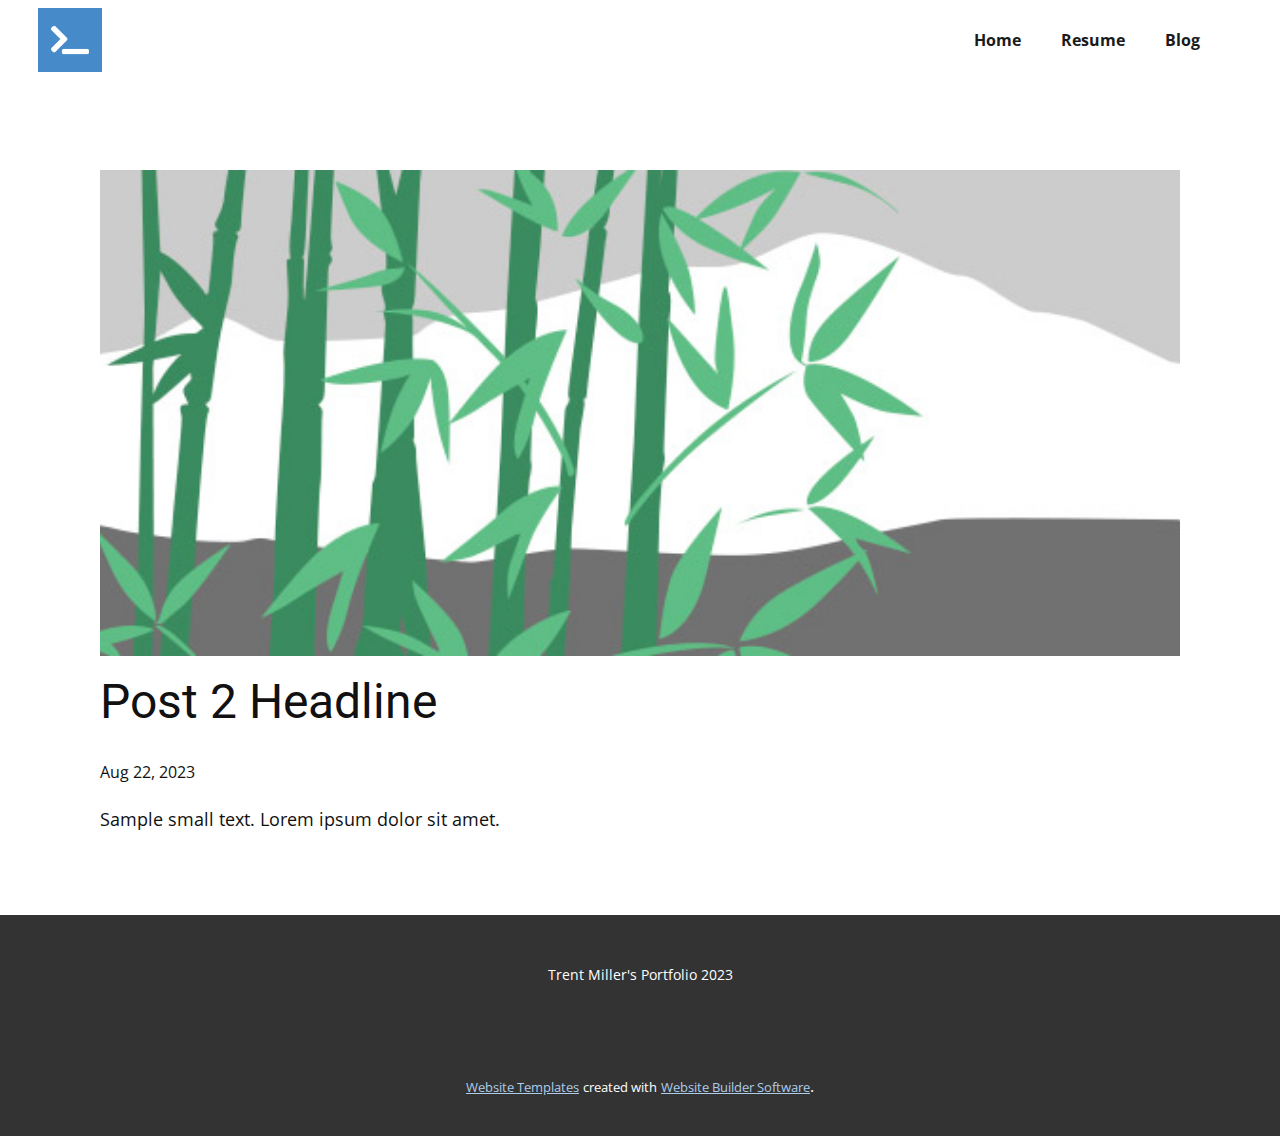
<file: blog/post-1.html>
<!DOCTYPE html>
<html style="font-size: 16px;" lang="en"><head>
    <meta name="viewport" content="width=device-width, initial-scale=1.0">
    <meta charset="utf-8">
    <meta name="keywords" content="Post 1 Headline">
    <meta name="description" content="">
    <title>Post 2 Headline</title>
    <link rel="stylesheet" href="../nicepage.css" media="screen">
<link rel="stylesheet" href="../Post-Template.css" media="screen">
    <script class="u-script" type="text/javascript" src="../jquery.js" defer=""></script>
    <script class="u-script" type="text/javascript" src="../nicepage.js" defer=""></script>
    <meta name="generator" content="Nicepage 6.2.0, nicepage.com">
    <link id="u-theme-google-font" rel="stylesheet" href="https://fonts.googleapis.com/css?family=Roboto:100,100i,300,300i,400,400i,500,500i,700,700i,900,900i|Open+Sans:300,300i,400,400i,500,500i,600,600i,700,700i,800,800i">
    
    
    
    <script type="application/ld+json">{
		"@context": "http://schema.org",
		"@type": "Organization",
		"name": ""
}</script>
    <meta name="theme-color" content="#478ac9">
  <meta data-intl-tel-input-cdn-path="intlTelInput/"></head>
  <body data-path-to-root="./" data-include-products="false" class="u-body u-xl-mode" data-lang="en"><header class="u-clearfix u-header u-header" id="sec-6e99"><div class="u-clearfix u-sheet u-sheet-1">
        <nav class="u-menu u-menu-one-level u-offcanvas u-menu-1">
          <div class="menu-collapse" style="font-size: 1rem; letter-spacing: 0px; font-weight: 700;">
            <a class="u-button-style u-custom-border u-custom-border-color u-custom-borders u-custom-left-right-menu-spacing u-custom-padding-bottom u-custom-text-color u-custom-top-bottom-menu-spacing u-nav-link u-text-active-palette-1-base u-text-hover-palette-2-base" href="#">
              <svg class="u-svg-link" viewBox="0 0 24 24"><use xmlns:xlink="http://www.w3.org/1999/xlink" xlink:href="#menu-hamburger"></use></svg>
              <svg class="u-svg-content" version="1.1" id="menu-hamburger" viewBox="0 0 16 16" x="0px" y="0px" xmlns:xlink="http://www.w3.org/1999/xlink" xmlns="http://www.w3.org/2000/svg"><g><rect y="1" width="16" height="2"></rect><rect y="7" width="16" height="2"></rect><rect y="13" width="16" height="2"></rect>
</g></svg>
            </a>
          </div>
          <div class="u-custom-menu u-nav-container">
            <ul class="u-nav u-spacing-20 u-unstyled u-nav-1"><li class="u-nav-item"><a class="u-button-style u-nav-link u-text-active-palette-1-base u-text-grey-90 u-text-hover-palette-2-base" href="../Home.html" style="padding: 10px;">Home</a>
</li><li class="u-nav-item"><a class="u-button-style u-file-link u-nav-link u-text-active-palette-1-base u-text-grey-90 u-text-hover-palette-2-base" href="../files/Resume.pdf" target="_blank" style="padding: 10px;">Resume</a>
</li><li class="u-nav-item"><a class="u-button-style u-nav-link u-text-active-palette-1-base u-text-grey-90 u-text-hover-palette-2-base" href="../blog/blog.html" style="padding: 10px;">Blog</a>
</li></ul>
          </div>
          <div class="u-custom-menu u-nav-container-collapse">
            <div class="u-black u-container-style u-inner-container-layout u-opacity u-opacity-95 u-sidenav">
              <div class="u-inner-container-layout u-sidenav-overflow">
                <div class="u-menu-close"></div>
                <ul class="u-align-center u-nav u-popupmenu-items u-unstyled u-nav-2"><li class="u-nav-item"><a class="u-button-style u-nav-link" href="../Home.html">Home</a>
</li><li class="u-nav-item"><a class="u-button-style u-file-link u-nav-link" href="../files/Resume.pdf" target="_blank">Resume</a>
</li><li class="u-nav-item"><a class="u-button-style u-nav-link" href="../blog/blog.html">Blog</a>
</li></ul>
              </div>
            </div>
            <div class="u-black u-menu-overlay u-opacity u-opacity-70"></div>
          </div>
        </nav><span class="u-file-icon u-icon u-icon-rounded u-palette-1-base u-text-white u-icon-1" data-href="../Home.html"><img src="../images/37759-b6118a75.png" alt=""></span>
      </div></header>
    <section class="u-align-center u-clearfix u-section-1" id="sec-6046">
      <div class="u-clearfix u-sheet u-valign-middle-md u-valign-middle-sm u-valign-middle-xs u-sheet-1"><!--post_details--><!--post_details_options_json--><!--{"source":""}--><!--/post_details_options_json--><!--blog_post-->
        <div class="u-container-style u-expanded-width u-post-details u-post-details-1">
          <div class="u-container-layout u-valign-middle u-container-layout-1"><!--blog_post_image-->
            <img alt="" class="u-blog-control u-expanded-width u-image u-image-default u-image-1" src="../images/68f64b9d.jpeg"><!--/blog_post_image--><!--blog_post_header-->
            <h2 class="u-blog-control u-text u-text-1">Post 2 Headline</h2><!--/blog_post_header--><!--blog_post_metadata-->
            <div class="u-blog-control u-metadata u-metadata-1"><!--blog_post_metadata_date-->
              <span class="u-meta-date u-meta-icon">Aug 22, 2023</span><!--/blog_post_metadata_date--><!--blog_post_metadata_category-->
              <!--/blog_post_metadata_category--><!--blog_post_metadata_comments-->
              <!--/blog_post_metadata_comments-->
            </div><!--/blog_post_metadata--><!--blog_post_content-->
            <div class="u-align-justify u-blog-control u-post-content u-text u-text-2 fr-view">
  Sample small text. Lorem ipsum dolor sit amet.
  </div><!--/blog_post_content-->
          </div>
        </div><!--/blog_post--><!--/post_details-->
      </div>
    </section>
    
    
    
    <footer class="u-align-center u-clearfix u-footer u-grey-80 u-footer" id="sec-63b0"><div class="u-clearfix u-sheet u-sheet-1">
        <p class="u-small-text u-text u-text-variant u-text-1">Trent Miller's Portfolio 2023</p>
      </div></footer>
    <section class="u-backlink u-clearfix u-grey-80">
      <a class="u-link" href="https://nicepage.com/website-templates" target="_blank">
        <span>Website Templates</span>
      </a>
      <p class="u-text">
        <span>created with</span>
      </p>
      <a class="u-link" href="" target="_blank">
        <span>Website Builder Software</span>
      </a>. 
    </section>
  
</body></html>
</file>
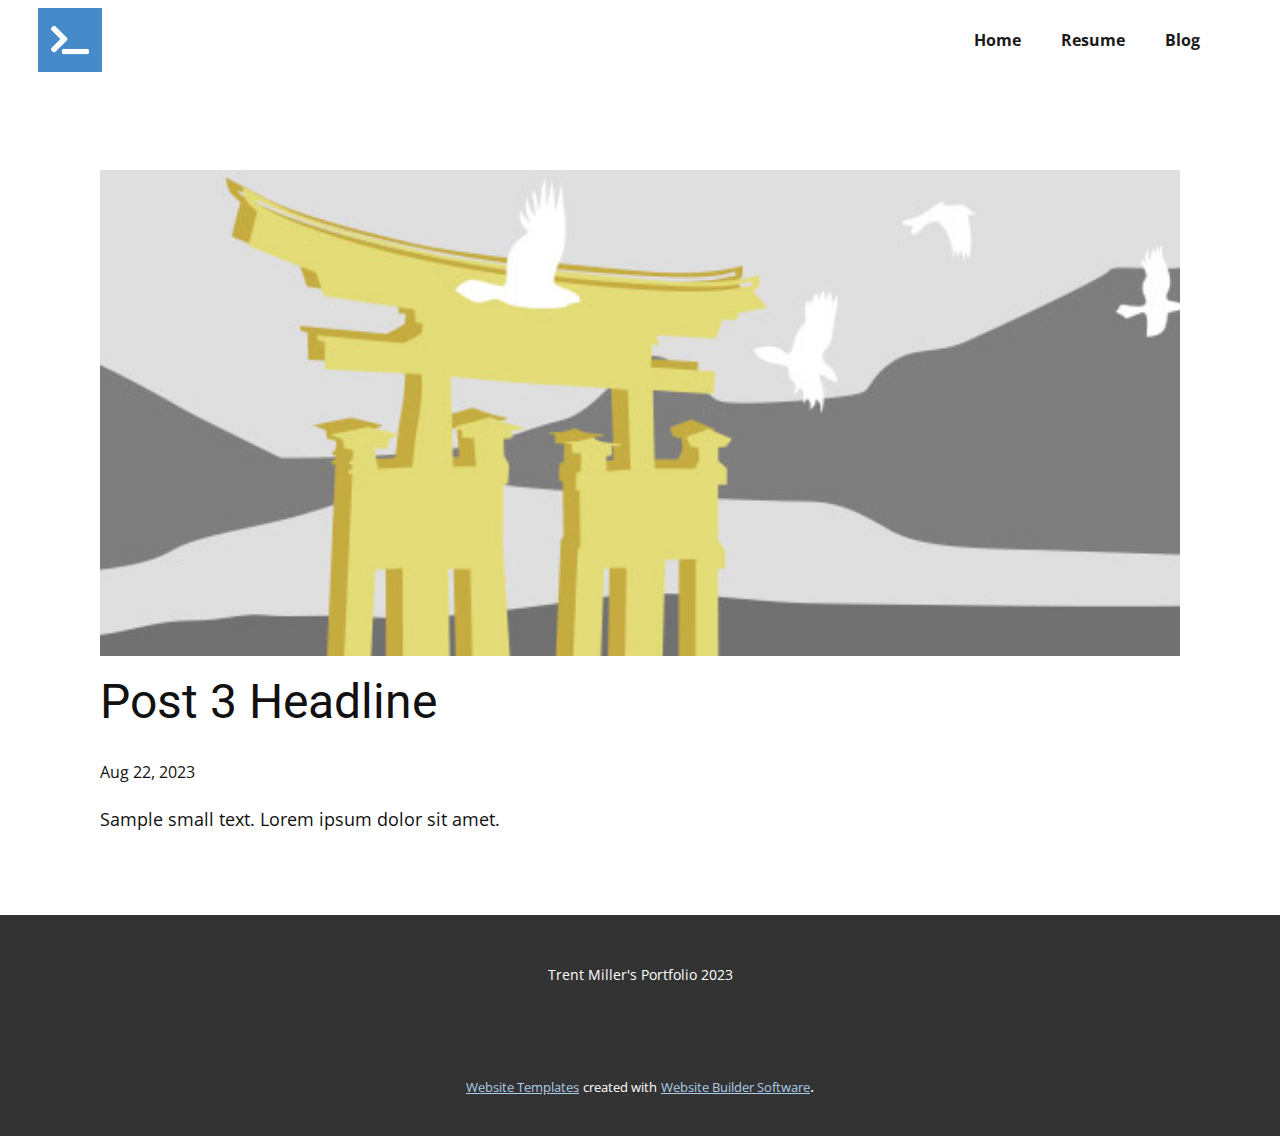
<file: blog/post-2.html>
<!DOCTYPE html>
<html style="font-size: 16px;" lang="en"><head>
    <meta name="viewport" content="width=device-width, initial-scale=1.0">
    <meta charset="utf-8">
    <meta name="keywords" content="Post 1 Headline">
    <meta name="description" content="">
    <title>Post 3 Headline</title>
    <link rel="stylesheet" href="../nicepage.css" media="screen">
<link rel="stylesheet" href="../Post-Template.css" media="screen">
    <script class="u-script" type="text/javascript" src="../jquery.js" defer=""></script>
    <script class="u-script" type="text/javascript" src="../nicepage.js" defer=""></script>
    <meta name="generator" content="Nicepage 6.2.0, nicepage.com">
    <link id="u-theme-google-font" rel="stylesheet" href="https://fonts.googleapis.com/css?family=Roboto:100,100i,300,300i,400,400i,500,500i,700,700i,900,900i|Open+Sans:300,300i,400,400i,500,500i,600,600i,700,700i,800,800i">
    
    
    
    <script type="application/ld+json">{
		"@context": "http://schema.org",
		"@type": "Organization",
		"name": ""
}</script>
    <meta name="theme-color" content="#478ac9">
  <meta data-intl-tel-input-cdn-path="intlTelInput/"></head>
  <body data-path-to-root="./" data-include-products="false" class="u-body u-xl-mode" data-lang="en"><header class="u-clearfix u-header u-header" id="sec-6e99"><div class="u-clearfix u-sheet u-sheet-1">
        <nav class="u-menu u-menu-one-level u-offcanvas u-menu-1">
          <div class="menu-collapse" style="font-size: 1rem; letter-spacing: 0px; font-weight: 700;">
            <a class="u-button-style u-custom-border u-custom-border-color u-custom-borders u-custom-left-right-menu-spacing u-custom-padding-bottom u-custom-text-color u-custom-top-bottom-menu-spacing u-nav-link u-text-active-palette-1-base u-text-hover-palette-2-base" href="#">
              <svg class="u-svg-link" viewBox="0 0 24 24"><use xmlns:xlink="http://www.w3.org/1999/xlink" xlink:href="#menu-hamburger"></use></svg>
              <svg class="u-svg-content" version="1.1" id="menu-hamburger" viewBox="0 0 16 16" x="0px" y="0px" xmlns:xlink="http://www.w3.org/1999/xlink" xmlns="http://www.w3.org/2000/svg"><g><rect y="1" width="16" height="2"></rect><rect y="7" width="16" height="2"></rect><rect y="13" width="16" height="2"></rect>
</g></svg>
            </a>
          </div>
          <div class="u-custom-menu u-nav-container">
            <ul class="u-nav u-spacing-20 u-unstyled u-nav-1"><li class="u-nav-item"><a class="u-button-style u-nav-link u-text-active-palette-1-base u-text-grey-90 u-text-hover-palette-2-base" href="../Home.html" style="padding: 10px;">Home</a>
</li><li class="u-nav-item"><a class="u-button-style u-file-link u-nav-link u-text-active-palette-1-base u-text-grey-90 u-text-hover-palette-2-base" href="../files/Resume.pdf" target="_blank" style="padding: 10px;">Resume</a>
</li><li class="u-nav-item"><a class="u-button-style u-nav-link u-text-active-palette-1-base u-text-grey-90 u-text-hover-palette-2-base" href="../blog/blog.html" style="padding: 10px;">Blog</a>
</li></ul>
          </div>
          <div class="u-custom-menu u-nav-container-collapse">
            <div class="u-black u-container-style u-inner-container-layout u-opacity u-opacity-95 u-sidenav">
              <div class="u-inner-container-layout u-sidenav-overflow">
                <div class="u-menu-close"></div>
                <ul class="u-align-center u-nav u-popupmenu-items u-unstyled u-nav-2"><li class="u-nav-item"><a class="u-button-style u-nav-link" href="../Home.html">Home</a>
</li><li class="u-nav-item"><a class="u-button-style u-file-link u-nav-link" href="../files/Resume.pdf" target="_blank">Resume</a>
</li><li class="u-nav-item"><a class="u-button-style u-nav-link" href="../blog/blog.html">Blog</a>
</li></ul>
              </div>
            </div>
            <div class="u-black u-menu-overlay u-opacity u-opacity-70"></div>
          </div>
        </nav><span class="u-file-icon u-icon u-icon-rounded u-palette-1-base u-text-white u-icon-1" data-href="../Home.html"><img src="../images/37759-b6118a75.png" alt=""></span>
      </div></header>
    <section class="u-align-center u-clearfix u-section-1" id="sec-6046">
      <div class="u-clearfix u-sheet u-valign-middle-md u-valign-middle-sm u-valign-middle-xs u-sheet-1"><!--post_details--><!--post_details_options_json--><!--{"source":""}--><!--/post_details_options_json--><!--blog_post-->
        <div class="u-container-style u-expanded-width u-post-details u-post-details-1">
          <div class="u-container-layout u-valign-middle u-container-layout-1"><!--blog_post_image-->
            <img alt="" class="u-blog-control u-expanded-width u-image u-image-default u-image-1" src="../images/8ad73f3c.jpeg"><!--/blog_post_image--><!--blog_post_header-->
            <h2 class="u-blog-control u-text u-text-1">Post 3 Headline</h2><!--/blog_post_header--><!--blog_post_metadata-->
            <div class="u-blog-control u-metadata u-metadata-1"><!--blog_post_metadata_date-->
              <span class="u-meta-date u-meta-icon">Aug 22, 2023</span><!--/blog_post_metadata_date--><!--blog_post_metadata_category-->
              <!--/blog_post_metadata_category--><!--blog_post_metadata_comments-->
              <!--/blog_post_metadata_comments-->
            </div><!--/blog_post_metadata--><!--blog_post_content-->
            <div class="u-align-justify u-blog-control u-post-content u-text u-text-2 fr-view">
  Sample small text. Lorem ipsum dolor sit amet.
  </div><!--/blog_post_content-->
          </div>
        </div><!--/blog_post--><!--/post_details-->
      </div>
    </section>
    
    
    
    <footer class="u-align-center u-clearfix u-footer u-grey-80 u-footer" id="sec-63b0"><div class="u-clearfix u-sheet u-sheet-1">
        <p class="u-small-text u-text u-text-variant u-text-1">Trent Miller's Portfolio 2023</p>
      </div></footer>
    <section class="u-backlink u-clearfix u-grey-80">
      <a class="u-link" href="https://nicepage.com/website-templates" target="_blank">
        <span>Website Templates</span>
      </a>
      <p class="u-text">
        <span>created with</span>
      </p>
      <a class="u-link" href="" target="_blank">
        <span>Website Builder Software</span>
      </a>. 
    </section>
  
</body></html>
</file>
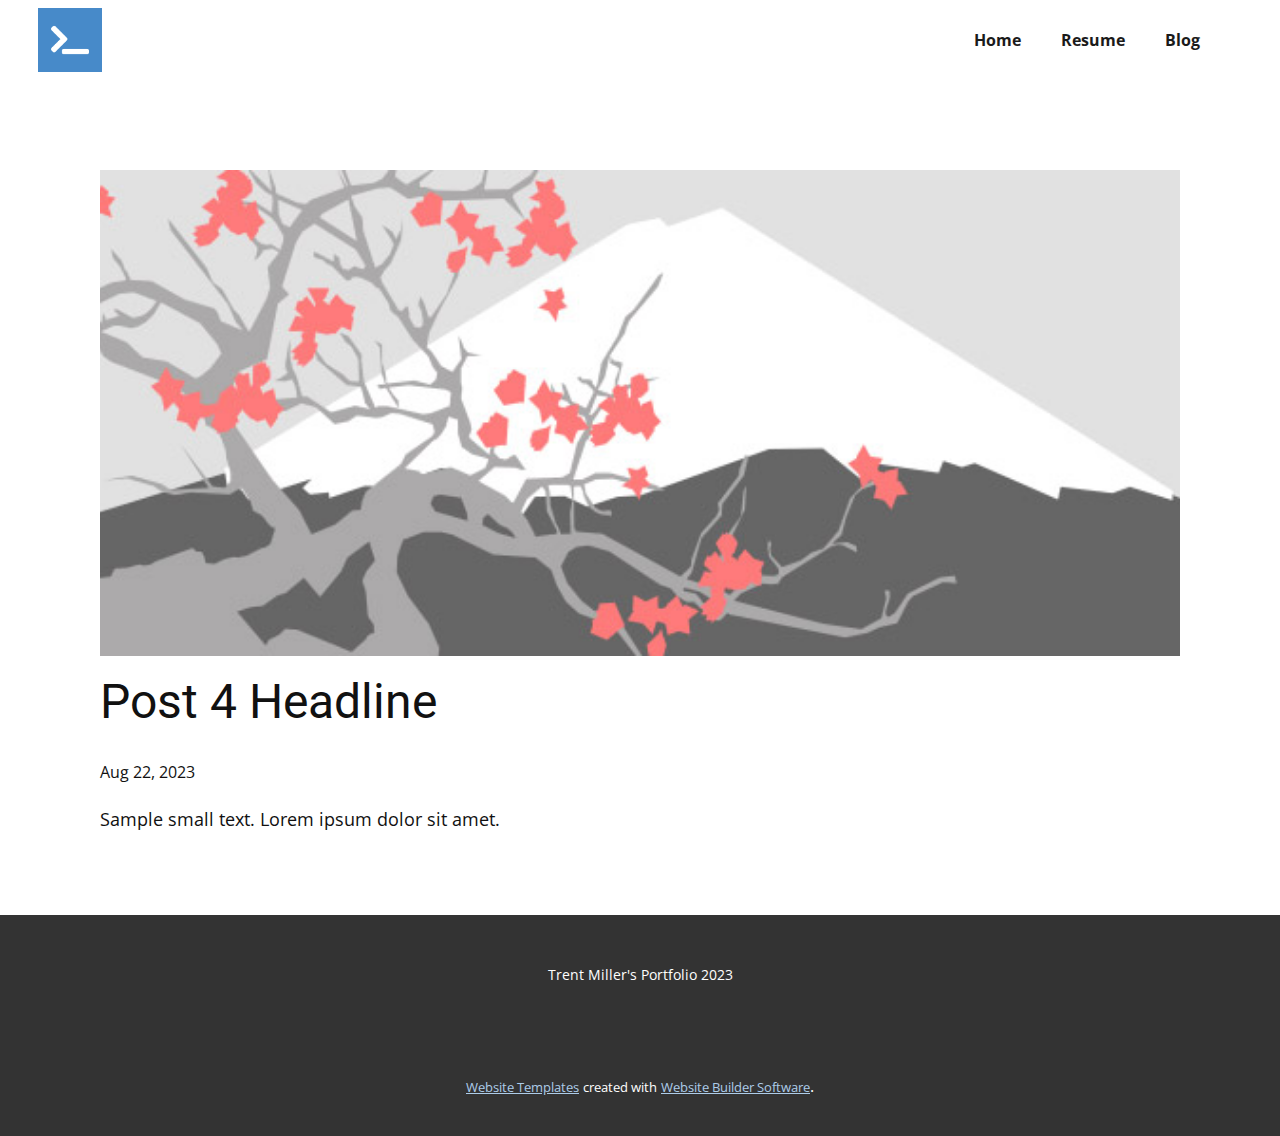
<file: blog/post-3.html>
<!DOCTYPE html>
<html style="font-size: 16px;" lang="en"><head>
    <meta name="viewport" content="width=device-width, initial-scale=1.0">
    <meta charset="utf-8">
    <meta name="keywords" content="Post 1 Headline">
    <meta name="description" content="">
    <title>Post 4 Headline</title>
    <link rel="stylesheet" href="../nicepage.css" media="screen">
<link rel="stylesheet" href="../Post-Template.css" media="screen">
    <script class="u-script" type="text/javascript" src="../jquery.js" defer=""></script>
    <script class="u-script" type="text/javascript" src="../nicepage.js" defer=""></script>
    <meta name="generator" content="Nicepage 6.2.0, nicepage.com">
    <link id="u-theme-google-font" rel="stylesheet" href="https://fonts.googleapis.com/css?family=Roboto:100,100i,300,300i,400,400i,500,500i,700,700i,900,900i|Open+Sans:300,300i,400,400i,500,500i,600,600i,700,700i,800,800i">
    
    
    
    <script type="application/ld+json">{
		"@context": "http://schema.org",
		"@type": "Organization",
		"name": ""
}</script>
    <meta name="theme-color" content="#478ac9">
  <meta data-intl-tel-input-cdn-path="intlTelInput/"></head>
  <body data-path-to-root="./" data-include-products="false" class="u-body u-xl-mode" data-lang="en"><header class="u-clearfix u-header u-header" id="sec-6e99"><div class="u-clearfix u-sheet u-sheet-1">
        <nav class="u-menu u-menu-one-level u-offcanvas u-menu-1">
          <div class="menu-collapse" style="font-size: 1rem; letter-spacing: 0px; font-weight: 700;">
            <a class="u-button-style u-custom-border u-custom-border-color u-custom-borders u-custom-left-right-menu-spacing u-custom-padding-bottom u-custom-text-color u-custom-top-bottom-menu-spacing u-nav-link u-text-active-palette-1-base u-text-hover-palette-2-base" href="#">
              <svg class="u-svg-link" viewBox="0 0 24 24"><use xmlns:xlink="http://www.w3.org/1999/xlink" xlink:href="#menu-hamburger"></use></svg>
              <svg class="u-svg-content" version="1.1" id="menu-hamburger" viewBox="0 0 16 16" x="0px" y="0px" xmlns:xlink="http://www.w3.org/1999/xlink" xmlns="http://www.w3.org/2000/svg"><g><rect y="1" width="16" height="2"></rect><rect y="7" width="16" height="2"></rect><rect y="13" width="16" height="2"></rect>
</g></svg>
            </a>
          </div>
          <div class="u-custom-menu u-nav-container">
            <ul class="u-nav u-spacing-20 u-unstyled u-nav-1"><li class="u-nav-item"><a class="u-button-style u-nav-link u-text-active-palette-1-base u-text-grey-90 u-text-hover-palette-2-base" href="../Home.html" style="padding: 10px;">Home</a>
</li><li class="u-nav-item"><a class="u-button-style u-file-link u-nav-link u-text-active-palette-1-base u-text-grey-90 u-text-hover-palette-2-base" href="../files/Resume.pdf" target="_blank" style="padding: 10px;">Resume</a>
</li><li class="u-nav-item"><a class="u-button-style u-nav-link u-text-active-palette-1-base u-text-grey-90 u-text-hover-palette-2-base" href="../blog/blog.html" style="padding: 10px;">Blog</a>
</li></ul>
          </div>
          <div class="u-custom-menu u-nav-container-collapse">
            <div class="u-black u-container-style u-inner-container-layout u-opacity u-opacity-95 u-sidenav">
              <div class="u-inner-container-layout u-sidenav-overflow">
                <div class="u-menu-close"></div>
                <ul class="u-align-center u-nav u-popupmenu-items u-unstyled u-nav-2"><li class="u-nav-item"><a class="u-button-style u-nav-link" href="../Home.html">Home</a>
</li><li class="u-nav-item"><a class="u-button-style u-file-link u-nav-link" href="../files/Resume.pdf" target="_blank">Resume</a>
</li><li class="u-nav-item"><a class="u-button-style u-nav-link" href="../blog/blog.html">Blog</a>
</li></ul>
              </div>
            </div>
            <div class="u-black u-menu-overlay u-opacity u-opacity-70"></div>
          </div>
        </nav><span class="u-file-icon u-icon u-icon-rounded u-palette-1-base u-text-white u-icon-1" data-href="../Home.html"><img src="../images/37759-b6118a75.png" alt=""></span>
      </div></header>
    <section class="u-align-center u-clearfix u-section-1" id="sec-6046">
      <div class="u-clearfix u-sheet u-valign-middle-md u-valign-middle-sm u-valign-middle-xs u-sheet-1"><!--post_details--><!--post_details_options_json--><!--{"source":""}--><!--/post_details_options_json--><!--blog_post-->
        <div class="u-container-style u-expanded-width u-post-details u-post-details-1">
          <div class="u-container-layout u-valign-middle u-container-layout-1"><!--blog_post_image-->
            <img alt="" class="u-blog-control u-expanded-width u-image u-image-default u-image-1" src="../images/0fd3416c.jpeg"><!--/blog_post_image--><!--blog_post_header-->
            <h2 class="u-blog-control u-text u-text-1">Post 4 Headline</h2><!--/blog_post_header--><!--blog_post_metadata-->
            <div class="u-blog-control u-metadata u-metadata-1"><!--blog_post_metadata_date-->
              <span class="u-meta-date u-meta-icon">Aug 22, 2023</span><!--/blog_post_metadata_date--><!--blog_post_metadata_category-->
              <!--/blog_post_metadata_category--><!--blog_post_metadata_comments-->
              <!--/blog_post_metadata_comments-->
            </div><!--/blog_post_metadata--><!--blog_post_content-->
            <div class="u-align-justify u-blog-control u-post-content u-text u-text-2 fr-view">
  Sample small text. Lorem ipsum dolor sit amet.
  </div><!--/blog_post_content-->
          </div>
        </div><!--/blog_post--><!--/post_details-->
      </div>
    </section>
    
    
    
    <footer class="u-align-center u-clearfix u-footer u-grey-80 u-footer" id="sec-63b0"><div class="u-clearfix u-sheet u-sheet-1">
        <p class="u-small-text u-text u-text-variant u-text-1">Trent Miller's Portfolio 2023</p>
      </div></footer>
    <section class="u-backlink u-clearfix u-grey-80">
      <a class="u-link" href="https://nicepage.com/website-templates" target="_blank">
        <span>Website Templates</span>
      </a>
      <p class="u-text">
        <span>created with</span>
      </p>
      <a class="u-link" href="" target="_blank">
        <span>Website Builder Software</span>
      </a>. 
    </section>
  
</body></html>
</file>
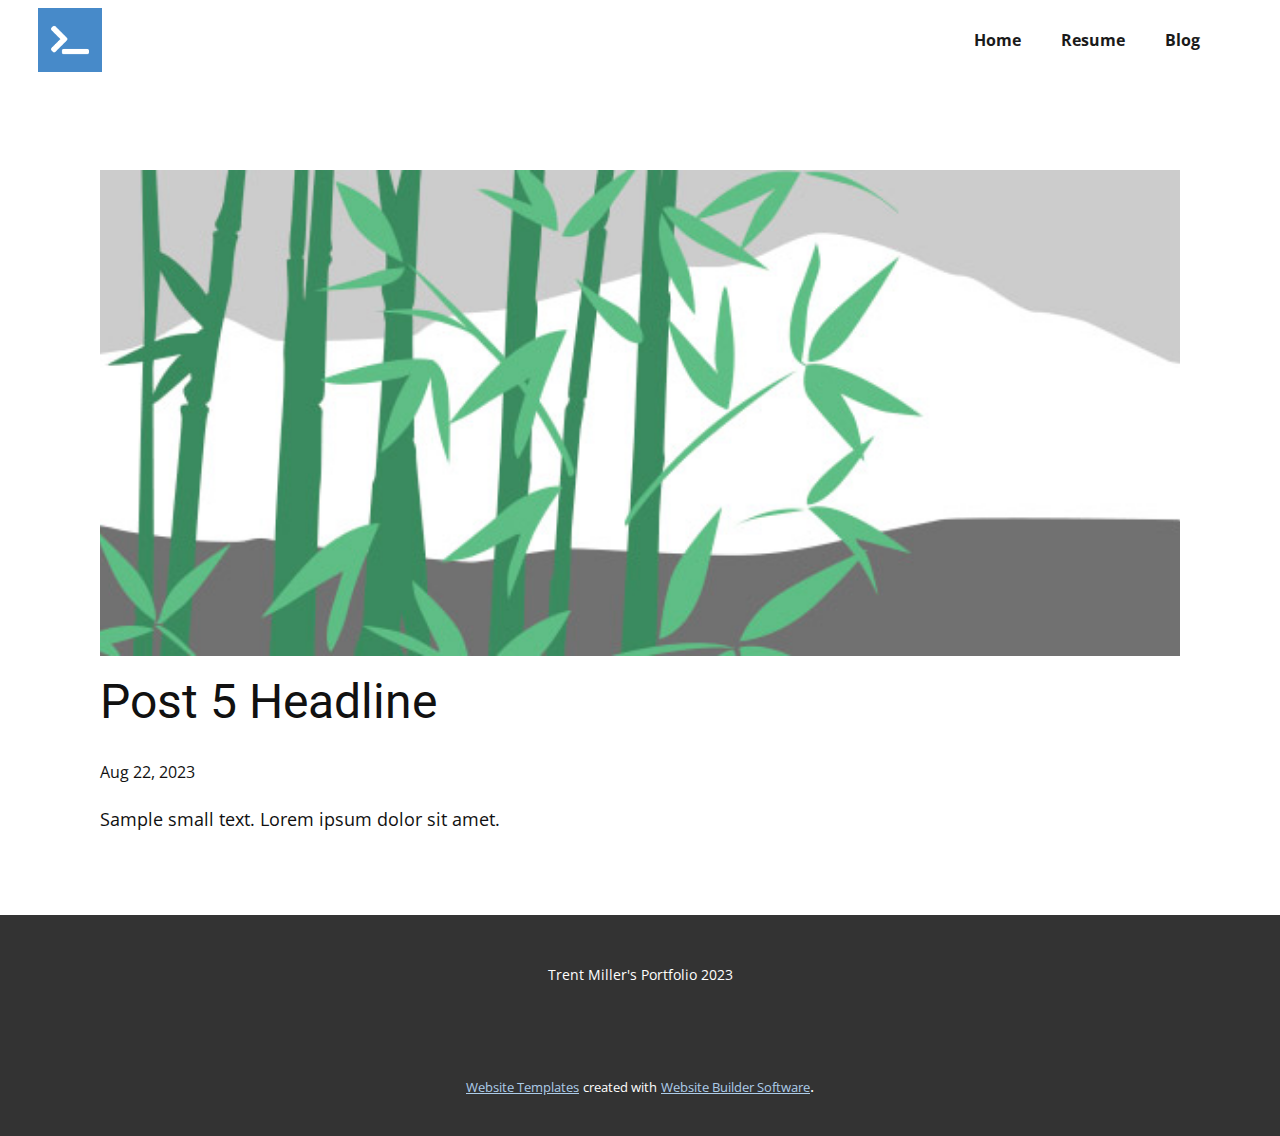
<file: blog/post-4.html>
<!DOCTYPE html>
<html style="font-size: 16px;" lang="en"><head>
    <meta name="viewport" content="width=device-width, initial-scale=1.0">
    <meta charset="utf-8">
    <meta name="keywords" content="Post 1 Headline">
    <meta name="description" content="">
    <title>Post 5 Headline</title>
    <link rel="stylesheet" href="../nicepage.css" media="screen">
<link rel="stylesheet" href="../Post-Template.css" media="screen">
    <script class="u-script" type="text/javascript" src="../jquery.js" defer=""></script>
    <script class="u-script" type="text/javascript" src="../nicepage.js" defer=""></script>
    <meta name="generator" content="Nicepage 6.2.0, nicepage.com">
    <link id="u-theme-google-font" rel="stylesheet" href="https://fonts.googleapis.com/css?family=Roboto:100,100i,300,300i,400,400i,500,500i,700,700i,900,900i|Open+Sans:300,300i,400,400i,500,500i,600,600i,700,700i,800,800i">
    
    
    
    <script type="application/ld+json">{
		"@context": "http://schema.org",
		"@type": "Organization",
		"name": ""
}</script>
    <meta name="theme-color" content="#478ac9">
  <meta data-intl-tel-input-cdn-path="intlTelInput/"></head>
  <body data-path-to-root="./" data-include-products="false" class="u-body u-xl-mode" data-lang="en"><header class="u-clearfix u-header u-header" id="sec-6e99"><div class="u-clearfix u-sheet u-sheet-1">
        <nav class="u-menu u-menu-one-level u-offcanvas u-menu-1">
          <div class="menu-collapse" style="font-size: 1rem; letter-spacing: 0px; font-weight: 700;">
            <a class="u-button-style u-custom-border u-custom-border-color u-custom-borders u-custom-left-right-menu-spacing u-custom-padding-bottom u-custom-text-color u-custom-top-bottom-menu-spacing u-nav-link u-text-active-palette-1-base u-text-hover-palette-2-base" href="#">
              <svg class="u-svg-link" viewBox="0 0 24 24"><use xmlns:xlink="http://www.w3.org/1999/xlink" xlink:href="#menu-hamburger"></use></svg>
              <svg class="u-svg-content" version="1.1" id="menu-hamburger" viewBox="0 0 16 16" x="0px" y="0px" xmlns:xlink="http://www.w3.org/1999/xlink" xmlns="http://www.w3.org/2000/svg"><g><rect y="1" width="16" height="2"></rect><rect y="7" width="16" height="2"></rect><rect y="13" width="16" height="2"></rect>
</g></svg>
            </a>
          </div>
          <div class="u-custom-menu u-nav-container">
            <ul class="u-nav u-spacing-20 u-unstyled u-nav-1"><li class="u-nav-item"><a class="u-button-style u-nav-link u-text-active-palette-1-base u-text-grey-90 u-text-hover-palette-2-base" href="../Home.html" style="padding: 10px;">Home</a>
</li><li class="u-nav-item"><a class="u-button-style u-file-link u-nav-link u-text-active-palette-1-base u-text-grey-90 u-text-hover-palette-2-base" href="../files/Resume.pdf" target="_blank" style="padding: 10px;">Resume</a>
</li><li class="u-nav-item"><a class="u-button-style u-nav-link u-text-active-palette-1-base u-text-grey-90 u-text-hover-palette-2-base" href="../blog/blog.html" style="padding: 10px;">Blog</a>
</li></ul>
          </div>
          <div class="u-custom-menu u-nav-container-collapse">
            <div class="u-black u-container-style u-inner-container-layout u-opacity u-opacity-95 u-sidenav">
              <div class="u-inner-container-layout u-sidenav-overflow">
                <div class="u-menu-close"></div>
                <ul class="u-align-center u-nav u-popupmenu-items u-unstyled u-nav-2"><li class="u-nav-item"><a class="u-button-style u-nav-link" href="../Home.html">Home</a>
</li><li class="u-nav-item"><a class="u-button-style u-file-link u-nav-link" href="../files/Resume.pdf" target="_blank">Resume</a>
</li><li class="u-nav-item"><a class="u-button-style u-nav-link" href="../blog/blog.html">Blog</a>
</li></ul>
              </div>
            </div>
            <div class="u-black u-menu-overlay u-opacity u-opacity-70"></div>
          </div>
        </nav><span class="u-file-icon u-icon u-icon-rounded u-palette-1-base u-text-white u-icon-1" data-href="../Home.html"><img src="../images/37759-b6118a75.png" alt=""></span>
      </div></header>
    <section class="u-align-center u-clearfix u-section-1" id="sec-6046">
      <div class="u-clearfix u-sheet u-valign-middle-md u-valign-middle-sm u-valign-middle-xs u-sheet-1"><!--post_details--><!--post_details_options_json--><!--{"source":""}--><!--/post_details_options_json--><!--blog_post-->
        <div class="u-container-style u-expanded-width u-post-details u-post-details-1">
          <div class="u-container-layout u-valign-middle u-container-layout-1"><!--blog_post_image-->
            <img alt="" class="u-blog-control u-expanded-width u-image u-image-default u-image-1" src="../images/68f64b9d.jpeg"><!--/blog_post_image--><!--blog_post_header-->
            <h2 class="u-blog-control u-text u-text-1">Post 5 Headline</h2><!--/blog_post_header--><!--blog_post_metadata-->
            <div class="u-blog-control u-metadata u-metadata-1"><!--blog_post_metadata_date-->
              <span class="u-meta-date u-meta-icon">Aug 22, 2023</span><!--/blog_post_metadata_date--><!--blog_post_metadata_category-->
              <!--/blog_post_metadata_category--><!--blog_post_metadata_comments-->
              <!--/blog_post_metadata_comments-->
            </div><!--/blog_post_metadata--><!--blog_post_content-->
            <div class="u-align-justify u-blog-control u-post-content u-text u-text-2 fr-view">
  Sample small text. Lorem ipsum dolor sit amet.
  </div><!--/blog_post_content-->
          </div>
        </div><!--/blog_post--><!--/post_details-->
      </div>
    </section>
    
    
    
    <footer class="u-align-center u-clearfix u-footer u-grey-80 u-footer" id="sec-63b0"><div class="u-clearfix u-sheet u-sheet-1">
        <p class="u-small-text u-text u-text-variant u-text-1">Trent Miller's Portfolio 2023</p>
      </div></footer>
    <section class="u-backlink u-clearfix u-grey-80">
      <a class="u-link" href="https://nicepage.com/website-templates" target="_blank">
        <span>Website Templates</span>
      </a>
      <p class="u-text">
        <span>created with</span>
      </p>
      <a class="u-link" href="" target="_blank">
        <span>Website Builder Software</span>
      </a>. 
    </section>
  
</body></html>
</file>
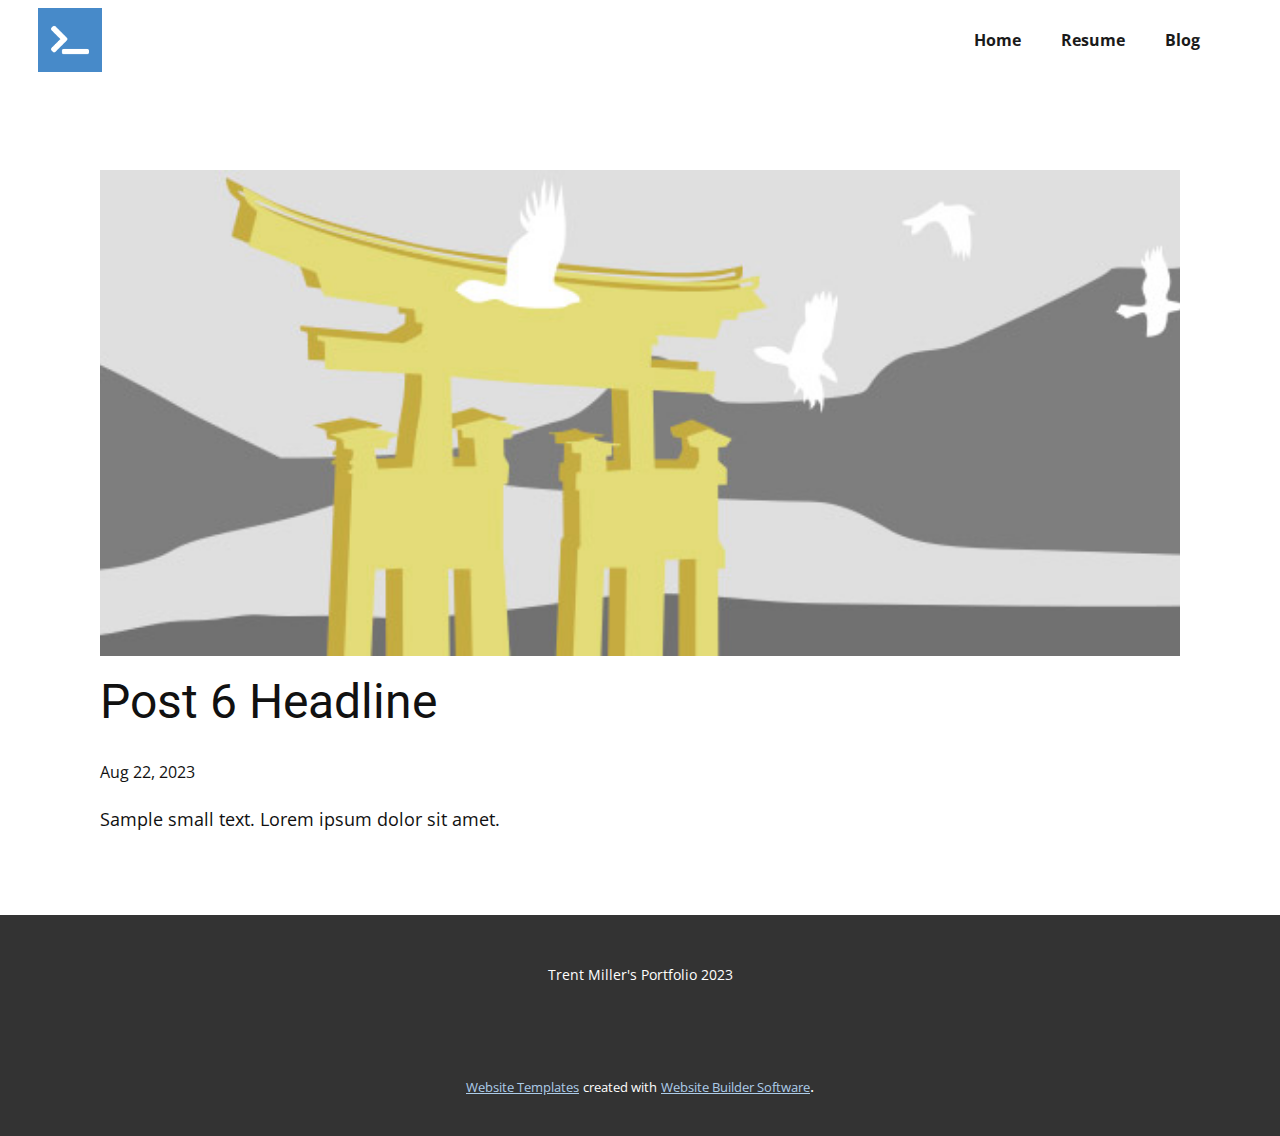
<file: blog/post-5.html>
<!DOCTYPE html>
<html style="font-size: 16px;" lang="en"><head>
    <meta name="viewport" content="width=device-width, initial-scale=1.0">
    <meta charset="utf-8">
    <meta name="keywords" content="Post 1 Headline">
    <meta name="description" content="">
    <title>Post 6 Headline</title>
    <link rel="stylesheet" href="../nicepage.css" media="screen">
<link rel="stylesheet" href="../Post-Template.css" media="screen">
    <script class="u-script" type="text/javascript" src="../jquery.js" defer=""></script>
    <script class="u-script" type="text/javascript" src="../nicepage.js" defer=""></script>
    <meta name="generator" content="Nicepage 6.2.0, nicepage.com">
    <link id="u-theme-google-font" rel="stylesheet" href="https://fonts.googleapis.com/css?family=Roboto:100,100i,300,300i,400,400i,500,500i,700,700i,900,900i|Open+Sans:300,300i,400,400i,500,500i,600,600i,700,700i,800,800i">
    
    
    
    <script type="application/ld+json">{
		"@context": "http://schema.org",
		"@type": "Organization",
		"name": ""
}</script>
    <meta name="theme-color" content="#478ac9">
  <meta data-intl-tel-input-cdn-path="intlTelInput/"></head>
  <body data-path-to-root="./" data-include-products="false" class="u-body u-xl-mode" data-lang="en"><header class="u-clearfix u-header u-header" id="sec-6e99"><div class="u-clearfix u-sheet u-sheet-1">
        <nav class="u-menu u-menu-one-level u-offcanvas u-menu-1">
          <div class="menu-collapse" style="font-size: 1rem; letter-spacing: 0px; font-weight: 700;">
            <a class="u-button-style u-custom-border u-custom-border-color u-custom-borders u-custom-left-right-menu-spacing u-custom-padding-bottom u-custom-text-color u-custom-top-bottom-menu-spacing u-nav-link u-text-active-palette-1-base u-text-hover-palette-2-base" href="#">
              <svg class="u-svg-link" viewBox="0 0 24 24"><use xmlns:xlink="http://www.w3.org/1999/xlink" xlink:href="#menu-hamburger"></use></svg>
              <svg class="u-svg-content" version="1.1" id="menu-hamburger" viewBox="0 0 16 16" x="0px" y="0px" xmlns:xlink="http://www.w3.org/1999/xlink" xmlns="http://www.w3.org/2000/svg"><g><rect y="1" width="16" height="2"></rect><rect y="7" width="16" height="2"></rect><rect y="13" width="16" height="2"></rect>
</g></svg>
            </a>
          </div>
          <div class="u-custom-menu u-nav-container">
            <ul class="u-nav u-spacing-20 u-unstyled u-nav-1"><li class="u-nav-item"><a class="u-button-style u-nav-link u-text-active-palette-1-base u-text-grey-90 u-text-hover-palette-2-base" href="../Home.html" style="padding: 10px;">Home</a>
</li><li class="u-nav-item"><a class="u-button-style u-file-link u-nav-link u-text-active-palette-1-base u-text-grey-90 u-text-hover-palette-2-base" href="../files/Resume.pdf" target="_blank" style="padding: 10px;">Resume</a>
</li><li class="u-nav-item"><a class="u-button-style u-nav-link u-text-active-palette-1-base u-text-grey-90 u-text-hover-palette-2-base" href="../blog/blog.html" style="padding: 10px;">Blog</a>
</li></ul>
          </div>
          <div class="u-custom-menu u-nav-container-collapse">
            <div class="u-black u-container-style u-inner-container-layout u-opacity u-opacity-95 u-sidenav">
              <div class="u-inner-container-layout u-sidenav-overflow">
                <div class="u-menu-close"></div>
                <ul class="u-align-center u-nav u-popupmenu-items u-unstyled u-nav-2"><li class="u-nav-item"><a class="u-button-style u-nav-link" href="../Home.html">Home</a>
</li><li class="u-nav-item"><a class="u-button-style u-file-link u-nav-link" href="../files/Resume.pdf" target="_blank">Resume</a>
</li><li class="u-nav-item"><a class="u-button-style u-nav-link" href="../blog/blog.html">Blog</a>
</li></ul>
              </div>
            </div>
            <div class="u-black u-menu-overlay u-opacity u-opacity-70"></div>
          </div>
        </nav><span class="u-file-icon u-icon u-icon-rounded u-palette-1-base u-text-white u-icon-1" data-href="../Home.html"><img src="../images/37759-b6118a75.png" alt=""></span>
      </div></header>
    <section class="u-align-center u-clearfix u-section-1" id="sec-6046">
      <div class="u-clearfix u-sheet u-valign-middle-md u-valign-middle-sm u-valign-middle-xs u-sheet-1"><!--post_details--><!--post_details_options_json--><!--{"source":""}--><!--/post_details_options_json--><!--blog_post-->
        <div class="u-container-style u-expanded-width u-post-details u-post-details-1">
          <div class="u-container-layout u-valign-middle u-container-layout-1"><!--blog_post_image-->
            <img alt="" class="u-blog-control u-expanded-width u-image u-image-default u-image-1" src="../images/8ad73f3c.jpeg"><!--/blog_post_image--><!--blog_post_header-->
            <h2 class="u-blog-control u-text u-text-1">Post 6 Headline</h2><!--/blog_post_header--><!--blog_post_metadata-->
            <div class="u-blog-control u-metadata u-metadata-1"><!--blog_post_metadata_date-->
              <span class="u-meta-date u-meta-icon">Aug 22, 2023</span><!--/blog_post_metadata_date--><!--blog_post_metadata_category-->
              <!--/blog_post_metadata_category--><!--blog_post_metadata_comments-->
              <!--/blog_post_metadata_comments-->
            </div><!--/blog_post_metadata--><!--blog_post_content-->
            <div class="u-align-justify u-blog-control u-post-content u-text u-text-2 fr-view">
  Sample small text. Lorem ipsum dolor sit amet.
  </div><!--/blog_post_content-->
          </div>
        </div><!--/blog_post--><!--/post_details-->
      </div>
    </section>
    
    
    
    <footer class="u-align-center u-clearfix u-footer u-grey-80 u-footer" id="sec-63b0"><div class="u-clearfix u-sheet u-sheet-1">
        <p class="u-small-text u-text u-text-variant u-text-1">Trent Miller's Portfolio 2023</p>
      </div></footer>
    <section class="u-backlink u-clearfix u-grey-80">
      <a class="u-link" href="https://nicepage.com/website-templates" target="_blank">
        <span>Website Templates</span>
      </a>
      <p class="u-text">
        <span>created with</span>
      </p>
      <a class="u-link" href="" target="_blank">
        <span>Website Builder Software</span>
      </a>. 
    </section>
  
</body></html>
</file>
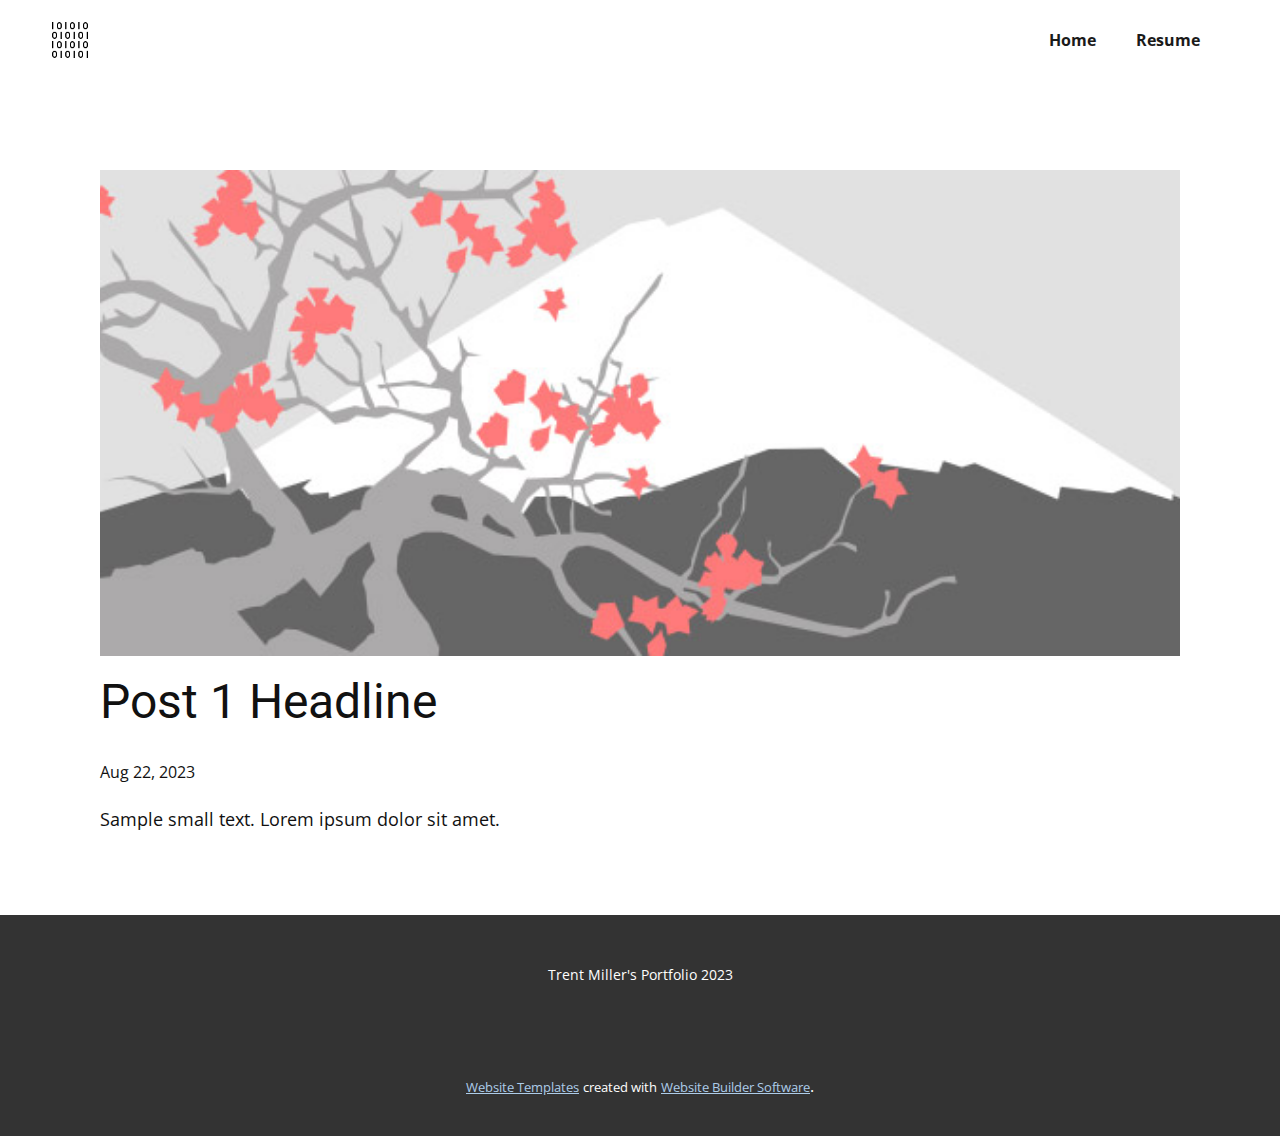
<file: blog/post.html>
<!DOCTYPE html>
<html style="font-size: 16px;" lang="en"><head>
    <meta name="viewport" content="width=device-width, initial-scale=1.0">
    <meta charset="utf-8">
    <meta name="keywords" content="Post 1 Headline">
    <meta name="description" content="">
    <title>Post 1 Headline</title>
    <link rel="stylesheet" href="../nicepage.css" media="screen">
<link rel="stylesheet" href="../Post-Template.css" media="screen">
    <script class="u-script" type="text/javascript" src="../jquery.js" defer=""></script>
    <script class="u-script" type="text/javascript" src="../nicepage.js" defer=""></script>
    <meta name="generator" content="Nicepage 6.1.3, nicepage.com">
    <link id="u-theme-google-font" rel="stylesheet" href="https://fonts.googleapis.com/css?family=Roboto:100,100i,300,300i,400,400i,500,500i,700,700i,900,900i|Open+Sans:300,300i,400,400i,500,500i,600,600i,700,700i,800,800i">
    
    
    
    <script type="application/ld+json">{
		"@context": "http://schema.org",
		"@type": "Organization",
		"name": ""
}</script>
    <meta name="theme-color" content="#478ac9">
  <meta data-intl-tel-input-cdn-path="intlTelInput/"></head>
  <body data-path-to-root="./" data-include-products="false" class="u-body u-xl-mode" data-lang="en"><header class="u-clearfix u-header u-header" id="sec-6e99"><div class="u-clearfix u-sheet u-sheet-1">
        <nav class="u-menu u-menu-one-level u-offcanvas u-menu-1">
          <div class="menu-collapse" style="font-size: 1rem; letter-spacing: 0px; font-weight: 700;">
            <a class="u-button-style u-custom-border u-custom-border-color u-custom-borders u-custom-left-right-menu-spacing u-custom-padding-bottom u-custom-text-color u-custom-top-bottom-menu-spacing u-nav-link u-text-active-palette-1-base u-text-hover-palette-2-base" href="#">
              <svg class="u-svg-link" viewBox="0 0 24 24"><use xmlns:xlink="http://www.w3.org/1999/xlink" xlink:href="#menu-hamburger"></use></svg>
              <svg class="u-svg-content" version="1.1" id="menu-hamburger" viewBox="0 0 16 16" x="0px" y="0px" xmlns:xlink="http://www.w3.org/1999/xlink" xmlns="http://www.w3.org/2000/svg"><g><rect y="1" width="16" height="2"></rect><rect y="7" width="16" height="2"></rect><rect y="13" width="16" height="2"></rect>
</g></svg>
            </a>
          </div>
          <div class="u-custom-menu u-nav-container">
            <ul class="u-nav u-spacing-20 u-unstyled u-nav-1"><li class="u-nav-item"><a class="u-button-style u-nav-link u-text-active-palette-1-base u-text-grey-90 u-text-hover-palette-2-base" href="../Home.html" style="padding: 10px;">Home</a>
</li><li class="u-nav-item"><a class="u-button-style u-file-link u-nav-link u-text-active-palette-1-base u-text-grey-90 u-text-hover-palette-2-base" href="../files/Resume.pdf" target="_blank" style="padding: 10px;">Resume</a>
</li></ul>
          </div>
          <div class="u-custom-menu u-nav-container-collapse">
            <div class="u-black u-container-style u-inner-container-layout u-opacity u-opacity-95 u-sidenav">
              <div class="u-inner-container-layout u-sidenav-overflow">
                <div class="u-menu-close"></div>
                <ul class="u-align-center u-nav u-popupmenu-items u-unstyled u-nav-2"><li class="u-nav-item"><a class="u-button-style u-nav-link" href="../Home.html">Home</a>
</li><li class="u-nav-item"><a class="u-button-style u-file-link u-nav-link" href="../files/Resume.pdf" target="_blank">Resume</a>
</li></ul>
              </div>
            </div>
            <div class="u-black u-menu-overlay u-opacity u-opacity-70"></div>
          </div>
        </nav><span class="u-file-icon u-icon u-icon-1" data-href="../Home.html"><img src="../images/7459280.png" alt=""></span>
      </div></header>
    <section class="u-align-center u-clearfix u-section-1" id="sec-6046">
      <div class="u-clearfix u-sheet u-valign-middle-md u-valign-middle-sm u-valign-middle-xs u-sheet-1"><!--post_details--><!--post_details_options_json--><!--{"source":""}--><!--/post_details_options_json--><!--blog_post-->
        <div class="u-container-style u-expanded-width u-post-details u-post-details-1">
          <div class="u-container-layout u-valign-middle u-container-layout-1"><!--blog_post_image-->
            <img alt="" class="u-blog-control u-expanded-width u-image u-image-default u-image-1" src="../images/0fd3416c.jpeg"><!--/blog_post_image--><!--blog_post_header-->
            <h2 class="u-blog-control u-text u-text-1">Post 1 Headline</h2><!--/blog_post_header--><!--blog_post_metadata-->
            <div class="u-blog-control u-metadata u-metadata-1"><!--blog_post_metadata_date-->
              <span class="u-meta-date u-meta-icon">Aug 22, 2023</span><!--/blog_post_metadata_date--><!--blog_post_metadata_category-->
              <!--/blog_post_metadata_category--><!--blog_post_metadata_comments-->
              <!--/blog_post_metadata_comments-->
            </div><!--/blog_post_metadata--><!--blog_post_content-->
            <div class="u-align-justify u-blog-control u-post-content u-text u-text-2 fr-view">
  Sample small text. Lorem ipsum dolor sit amet.
  </div><!--/blog_post_content-->
          </div>
        </div><!--/blog_post--><!--/post_details-->
      </div>
    </section>
    
    
    
    <footer class="u-align-center u-clearfix u-footer u-grey-80 u-footer" id="sec-63b0"><div class="u-clearfix u-sheet u-sheet-1">
        <p class="u-small-text u-text u-text-variant u-text-1">Trent Miller's Portfolio 2023</p>
      </div></footer>
    <section class="u-backlink u-clearfix u-grey-80">
      <a class="u-link" href="https://nicepage.com/website-templates" target="_blank">
        <span>Website Templates</span>
      </a>
      <p class="u-text">
        <span>created with</span>
      </p>
      <a class="u-link" href="" target="_blank">
        <span>Website Builder Software</span>
      </a>. 
    </section>
  
</body></html>
</file>
